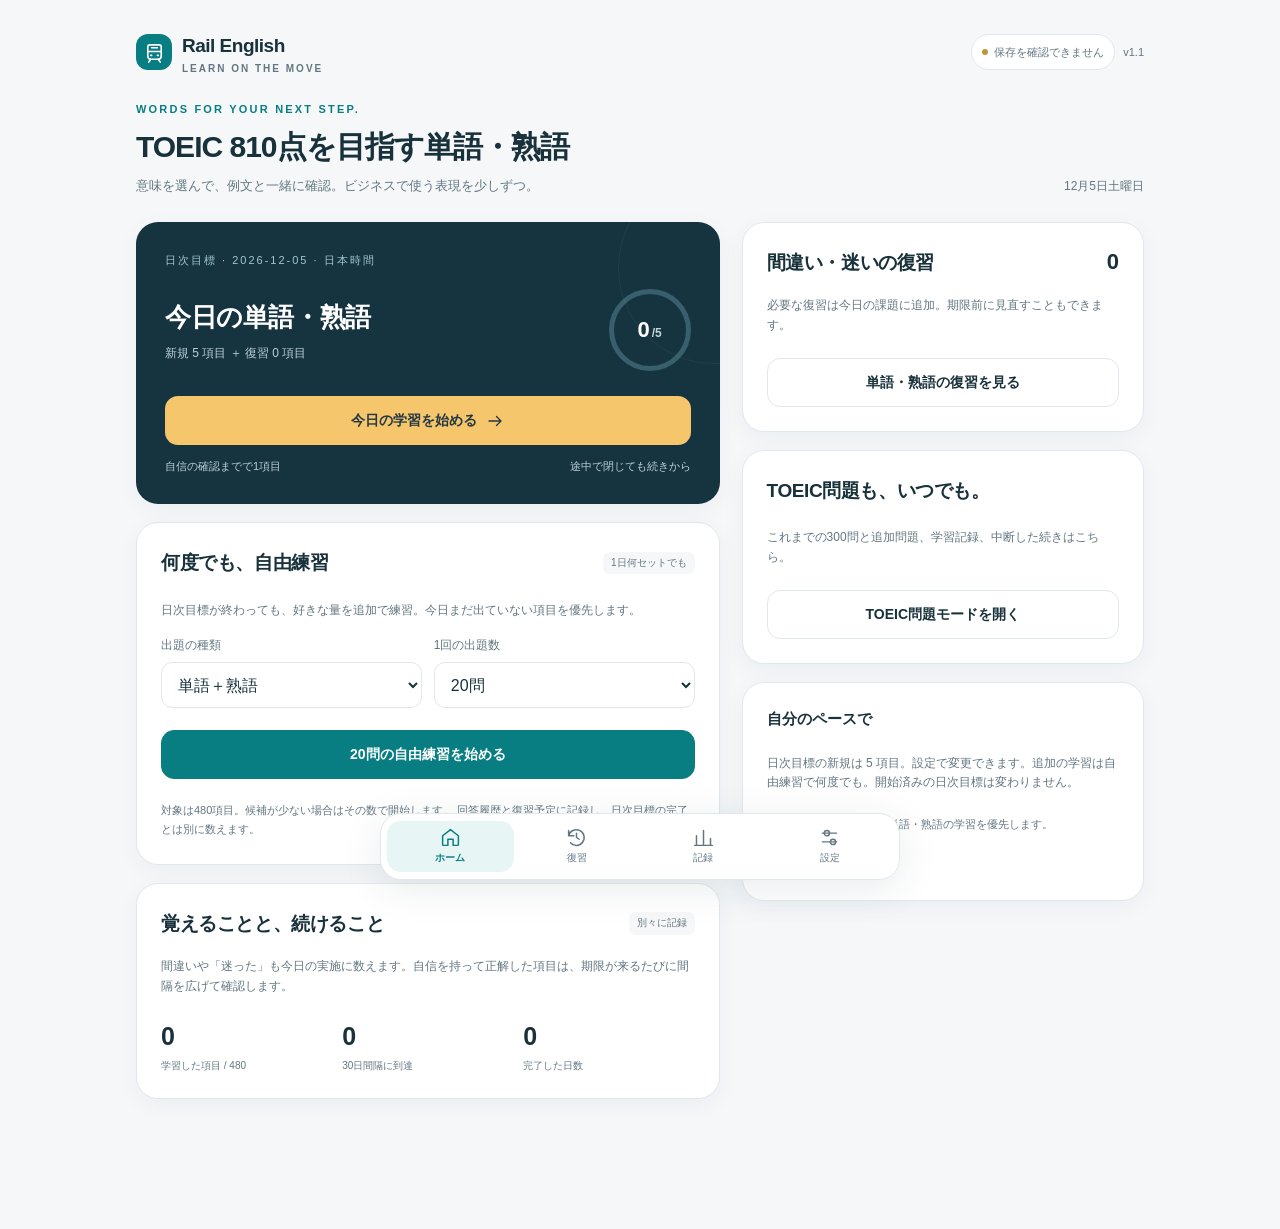
<file: index.html>
<!doctype html>
<html lang="ja"><head><meta charset="utf-8"><meta name="viewport" content="width=device-width,initial-scale=1,viewport-fit=cover"><meta name="theme-color" content="#f5f7f9"><meta name="apple-mobile-web-app-capable" content="yes"><meta name="apple-mobile-web-app-status-bar-style" content="default"><meta name="apple-mobile-web-app-title" content="Rail English"><meta name="description" content="730点から800点台へ。オフラインで続ける、通勤時間の英語学習。"><meta name="color-scheme" content="light"><meta name="referrer" content="no-referrer"><title>Rail English — TOEIC 810点を目指す単語・熟語</title><link rel="manifest" href="./manifest.webmanifest"><link rel="icon" type="image/png" href="./icons/icon-192.png"><link rel="apple-touch-icon" href="./icons/apple-touch-icon.png"><style>:root{color-scheme:light;--bg:#f5f7f9;--card:#fff;--text:#18313b;--muted:#627681;--line:#e1e8ec;--brand:#087e83;--brand-dark:#06646a;--tint:#e7f5f4;--navy:#153440;--gold:#f5c66c;--bad:#b44947;--bad-bg:#fff1ef;--good:#14735b;--shadow:0 6px 24px rgba(25,50,61,.045);font-family:-apple-system,BlinkMacSystemFont,'Segoe UI','Hiragino Kaku Gothic ProN','Noto Sans JP',Meiryo,sans-serif;font-size:16px;line-height:1.65}
*{box-sizing:border-box}body{margin:0;background:var(--bg);color:var(--text)}button,input,select{font:inherit}button,a,input,select{-webkit-tap-highlight-color:transparent}button{cursor:pointer}button:disabled{cursor:default}button:focus-visible,a:focus-visible,select:focus-visible,input:focus-visible{outline:3px solid #f2b744;outline-offset:3px}button{touch-action:manipulation}a{color:var(--brand)}.app{max-width:1080px;margin:auto;min-height:100dvh;padding:0 36px 130px}.topbar{display:flex;align-items:center;justify-content:space-between;padding:30px 0 26px;gap:10px}.brand{display:flex;align-items:center;gap:10px;text-decoration:none;color:var(--text);font-weight:800;font-size:19px;letter-spacing:-.5px}.brand-logo{width:36px;height:36px;background:var(--brand);border-radius:12px;display:grid;place-items:center;color:white;flex:none}.brand small{font-size:10px;letter-spacing:2px;display:block;font-weight:600;color:var(--muted);line-height:1.1;margin-top:2px}.top-tools{display:flex;align-items:center;gap:8px}.offline-pill{font-size:11px;border:1px solid var(--line);padding:6px 10px;border-radius:99px;color:var(--muted);background:var(--card);display:flex;align-items:center;gap:6px;cursor:pointer;min-height:36px}.dot{width:6px;height:6px;border-radius:50%;background:#c09439;flex:none}.is-ready .dot{background:#219d79}.is-ready{color:var(--good)}.version{font-size:11px;color:var(--muted)}main{outline:none}h1,h2,h3,p{margin:0}h1{font-size:30px;line-height:1.4;letter-spacing:-1px}h2{font-size:19px;letter-spacing:-.4px}h3{font-size:15px}p+p{margin-top:10px}.eyebrow{font-size:11px;letter-spacing:2.2px;font-weight:750;color:var(--brand);margin-bottom:8px}.muted{color:var(--muted)}.small{font-size:12px}.intro{display:flex;align-items:end;justify-content:space-between;margin-bottom:25px;gap:20px}.intro p{font-size:13px;color:var(--muted);margin-top:7px}.date-tag{font-size:12px;color:var(--muted);white-space:nowrap}.layout{display:grid;grid-template-columns:1.45fr 1fr;gap:22px}.stack{display:flex;flex-direction:column;gap:18px}.card{background:var(--card);border:1px solid var(--line);border-radius:22px;padding:24px;box-shadow:var(--shadow)}.hero{background:var(--navy);color:#fff;border:0;padding:29px;position:relative;overflow:hidden}.hero:after{content:'';width:190px;height:190px;border:1px solid #ffffff0d;border-radius:50%;position:absolute;right:-90px;top:-50px;pointer-events:none}.hero-label{font-size:11px;letter-spacing:2px;color:#a3c7cf;margin-bottom:20px}.hero-heading{display:flex;justify-content:space-between;align-items:center;gap:15px}.hero h2{font-size:26px;font-weight:750}.hero p{font-size:12px;color:#bed0d6;margin-top:5px}.round-count{width:82px;height:82px;border-radius:50%;border:5px solid #38606c;display:flex;align-items:center;justify-content:center;flex:none;font-weight:750;font-size:24px;color:#fff}.round-count small{font-size:12px;color:#c1d5d9;margin-left:2px}.hero .btn{margin-top:25px;background:var(--gold);color:#233844;border-color:transparent}.hero .btn:hover{background:#ffda93}.hero-foot{margin-top:12px;display:flex;justify-content:space-between;font-size:11px;color:#bed0d6}.btn{border:1px solid var(--brand);border-radius:13px;background:var(--brand);color:#fff;padding:13px 18px;min-height:49px;font-weight:700;font-size:14px;display:inline-flex;align-items:center;justify-content:center;gap:9px;text-decoration:none;line-height:1.5}.btn:hover{background:var(--brand-dark)}.btn:disabled{opacity:.5}.btn.secondary{background:var(--card);border-color:var(--line);color:var(--text)}.btn.secondary:hover{background:var(--bg)}.btn.soft{background:var(--tint);color:var(--brand);border-color:transparent}.btn.danger{color:var(--bad);background:var(--card);border-color:var(--line)}.full{width:100%}.text-btn{border:0;background:transparent;color:var(--brand);padding:10px 0;font-size:13px;font-weight:650;min-height:42px}.section-row{display:flex;align-items:center;justify-content:space-between;gap:12px;margin-bottom:17px}.section-row .text-btn{min-height:0;padding:0}.tag{border-radius:7px;background:var(--bg);color:var(--muted);padding:3px 8px;font-size:10px;display:inline-block}.stat-grid{display:grid;grid-template-columns:repeat(3,1fr);gap:10px}.stat-value{font-size:25px;font-weight:800;font-variant-numeric:tabular-nums;line-height:1.4}.stat-label{color:var(--muted);font-size:10px;margin-top:4px}.divider{height:1px;background:var(--line);margin:20px 0}.mini-week{display:flex;gap:8px;margin-top:16px}.day{flex:1;text-align:center;font-size:10px;color:var(--muted)}.day-box{height:30px;border-radius:7px;background:var(--bg);display:grid;place-items:center;margin-bottom:5px;color:var(--muted);font-size:11px}.day-box.done{background:var(--tint);color:var(--brand);font-weight:750}.day-box.today{outline:1px solid var(--brand)}.course-options{display:grid;grid-template-columns:repeat(3,1fr);gap:8px}.course-option{padding:13px 5px;border:1px solid var(--line);border-radius:13px;text-align:center;background:var(--card);color:var(--muted);min-height:78px}.course-option.selected{background:var(--tint);border-color:var(--brand);color:var(--brand)}.course-number{display:block;font-size:22px;font-weight:800;line-height:1.4}.course-caption{font-size:10px}.field{margin-top:16px}.field label{display:block;font-size:12px;color:var(--muted);margin-bottom:6px}.field select{width:100%;min-height:46px;border:1px solid var(--line);border-radius:11px;padding:9px 32px 9px 12px;background:var(--card);color:var(--text)}.row-two{display:grid;grid-template-columns:1fr 1fr;gap:12px}.progress-track{height:6px;border-radius:5px;background:var(--line);overflow:hidden}.progress-fill{height:100%;border-radius:5px;background:var(--brand);transition:width .2s}.course-summary{font-size:11px;color:var(--muted);margin:15px 0 8px}.review-teaser{display:flex;align-items:center;gap:15px}.review-icon{width:44px;height:44px;border-radius:14px;background:#fff4df;color:#9c722c;display:grid;place-items:center;flex:none}.review-teaser p{font-size:12px;color:var(--muted);margin-top:2px}.review-teaser strong{font-size:16px}.subtle-note{font-size:11px;color:var(--muted);line-height:1.75}.milestone{display:flex;align-items:center;gap:12px;margin-top:19px}.milestone-stop{width:9px;height:9px;border-radius:50%;background:var(--brand)}.milestone-line{flex:1;height:1px;background:var(--line)}.milestone-text{font-size:11px;color:var(--muted)}.bottom-nav{position:fixed;bottom:18px;left:50%;transform:translateX(-50%);width:min(520px,calc(100% - 32px));display:flex;background:var(--card);border:1px solid var(--line);border-radius:21px;box-shadow:0 8px 40px #18313b18;padding:7px 6px;z-index:30}.nav-item{flex:1;border:0;background:transparent;color:var(--muted);padding:6px 4px;border-radius:14px;min-height:49px;display:flex;flex-direction:column;align-items:center;gap:2px;font-size:10px}.nav-item.active{color:var(--brand);background:var(--tint);font-weight:750}.nav-item svg{width:21px;height:21px}svg{display:block}.quiz-wrap{max-width:730px;margin:auto}.quiz-top{display:flex;justify-content:space-between;align-items:center;font-size:12px;margin-bottom:12px;gap:15px}.quiz-top .text-btn{padding:0;min-height:42px}.quiz-meta{display:flex;align-items:center;justify-content:space-between;margin-top:22px;margin-bottom:13px;gap:10px}.badges{display:flex;gap:6px;align-items:center;flex-wrap:wrap}.badge{background:var(--tint);color:var(--brand);border-radius:6px;font-size:11px;font-weight:650;padding:3px 8px}.badge.gray{background:var(--bg);color:var(--muted)}.timer{font-size:12px;color:var(--muted);font-variant-numeric:tabular-nums;white-space:nowrap}.question-card{padding:28px}.question-number{font-size:11px;letter-spacing:1.7px;color:var(--muted);margin-bottom:18px}.question-text{font-family:-apple-system,BlinkMacSystemFont,'Segoe UI',sans-serif;font-size:22px;line-height:1.75;letter-spacing:.05px;overflow-wrap:break-word;font-weight:500}.blank{color:var(--brand);font-weight:800;white-space:nowrap}.choices{display:grid;gap:10px;margin-top:23px}.choice{width:100%;display:flex;align-items:center;text-align:left;padding:13px 16px;min-height:58px;gap:14px;color:var(--text);background:var(--card);border:1px solid var(--line);border-radius:13px;font-size:16px;line-height:1.5}.choice-letter{width:27px;height:27px;border:1px solid var(--line);border-radius:8px;display:grid;place-items:center;color:var(--muted);font-size:12px;flex:none}.choice:hover:not(:disabled){border-color:var(--brand);background:var(--tint)}.choice.correct{border-color:var(--good);background:var(--tint)}.choice.correct .choice-letter{background:var(--good);color:#fff;border-color:var(--good)}.choice.wrong{background:var(--bad-bg);border-color:var(--bad)}.choice.wrong .choice-letter{background:var(--bad);color:white;border-color:var(--bad)}.choice.unselected{opacity:.55}.choice-word{flex:1}.choice-mark{font-size:18px;font-weight:750}.quiz-hint{text-align:center;font-size:11px;color:var(--muted);margin-top:17px}.feedback{margin-top:18px;border-top:3px solid var(--brand);scroll-margin-top:18px}.feedback-status{font-size:13px;color:var(--good);font-weight:800;display:flex;gap:7px;align-items:center;margin-bottom:12px}.feedback-status.incorrect{color:var(--bad)}.answer-label{color:var(--muted);font-size:11px;letter-spacing:.7px;margin-bottom:8px}.complete-sentence{font-size:19px;line-height:1.75;overflow-wrap:break-word}.complete-sentence strong{color:var(--brand);background:var(--tint);border-radius:4px;padding:0 3px}.translation{font-size:13px;line-height:1.85;margin-top:14px;white-space:pre-line}.explain{background:var(--bg);border-radius:13px;padding:16px;margin-top:18px}.explain h3{font-size:11px;color:var(--brand);margin-bottom:7px}.explain p{font-size:13px;line-height:1.85}.confidence{margin-top:20px}.confidence p{font-size:12px;color:var(--muted);margin-bottom:10px}.confidence .row-two{grid-template-columns:1fr 1.2fr}.passage{background:var(--bg);border:1px solid var(--line);padding:19px;border-radius:13px;font-size:15px;line-height:1.85;white-space:pre-wrap;margin-bottom:24px;overflow-wrap:break-word}.passage-title{font-size:11px;color:var(--muted);margin-bottom:10px;letter-spacing:1px}.proof{border-left:3px solid var(--brand);padding-left:12px;font-size:14px;margin-top:12px}.proof-label{font-size:11px;color:var(--muted);margin-top:17px}.empty{text-align:center;padding:40px 20px}.empty .empty-icon{display:inline-grid;place-items:center;width:64px;height:64px;border-radius:22px;background:var(--tint);color:var(--brand);margin-bottom:18px}.empty p{font-size:13px;color:var(--muted);margin:12px 0 22px}.list-item{display:flex;gap:14px;align-items:start;padding:17px 0;border-bottom:1px solid var(--line)}.list-item:last-child{border:0}.list-item-main{flex:1;min-width:0}.list-item p{font-size:13px;line-height:1.65}.list-item .tags{font-size:10px;color:var(--muted);margin-bottom:7px}.count-bubble{font-size:22px;font-weight:800;line-height:1.4}.section-space{margin-top:22px}.metric-row{display:grid;grid-template-columns:repeat(3,1fr);gap:14px;margin-bottom:22px}.metric-card{padding:20px}.metric-card .stat-value{font-size:31px}.bar-row{display:grid;grid-template-columns:80px 1fr 55px;align-items:center;gap:12px;margin:15px 0;font-size:12px}.bar-row small{text-align:right;color:var(--muted);font-size:10px}.setting-row{display:flex;align-items:center;justify-content:space-between;gap:18px;padding:15px 0;border-bottom:1px solid var(--line)}.setting-row:last-child{border:0}.setting-row p{font-size:11px;color:var(--muted);margin-top:3px}.switch{accent-color:var(--brand);width:22px;height:22px;flex:none}.help-list{font-size:13px;line-height:1.9;padding-left:21px;margin:14px 0}.help-list li+li{margin-top:9px}.notice{background:#fff5e2;color:#745522;border-radius:12px;padding:12px 15px;font-size:12px;margin-bottom:17px;line-height:1.75}.notice a{color:inherit}details{border-top:1px solid var(--line);margin-top:17px;padding-top:15px}summary{cursor:pointer;font-size:13px;font-weight:650;min-height:35px}details p{font-size:12px;color:var(--muted);margin-top:10px;line-height:1.9}.file-label{cursor:pointer}.hidden{display:none!important}.toast{position:fixed;top:max(18px,env(safe-area-inset-top));left:50%;transform:translateX(-50%);z-index:100;max-width:calc(100% - 30px);padding:12px 18px;border-radius:13px;background:#17333e;color:white;box-shadow:0 6px 30px #0002;font-size:13px;pointer-events:none;text-align:center}.result-score{font-size:64px;font-weight:850;letter-spacing:-3px;color:var(--brand);line-height:1.3}.result-score small{font-size:24px;letter-spacing:0;color:var(--muted)}.result-items{text-align:left;margin:24px 0}.result-line{font-size:13px;display:flex;justify-content:space-between;border-bottom:1px solid var(--line);padding:10px 0}.button-stack{display:grid;gap:10px}.storage-warning{position:sticky;top:0;z-index:90;background:#fff0df;color:#763d12;padding:12px;font-size:12px}.footer-note{text-align:center;font-size:10px;color:var(--muted);margin-top:25px}body.large-text .question-text{font-size:26px}body.large-text .passage{font-size:18px}body.large-text .choice{font-size:19px}body.large-text .translation,body.large-text .explain p{font-size:16px}body.large-text .complete-sentence{font-size:23px}
@media(min-width:820px){.bottom-nav{bottom:20px}.quiz-wrap{padding-top:7px}.card .section-row{margin-bottom:18px}}
@media(max-width:740px){.app{padding:0 20px 125px}.topbar{padding:22px 0 25px}.brand{font-size:17px}.brand small{font-size:8px}.brand-logo{width:33px;height:33px;border-radius:11px}.offline-pill{font-size:10px;padding:6px 9px}.version{display:none}.intro{margin-bottom:21px}.intro h1{font-size:27px}.date-tag{display:none}.layout{grid-template-columns:1fr;gap:18px}.card{padding:21px;border-radius:19px}.hero{padding:24px}.hero h2{font-size:25px}.hero-label{margin-bottom:15px}.hero .btn{margin-top:22px}.section-row{margin-bottom:15px}.round-count{width:74px;height:74px;font-size:23px}.bottom-nav{bottom:0;width:100%;border-radius:18px 18px 0 0;border-bottom:0;padding:7px 9px calc(7px + env(safe-area-inset-bottom));box-shadow:0 -4px 30px #18313b08}.question-card{padding:22px 19px}.question-text{font-size:21px}.choice{font-size:16px;padding:12px 14px;min-height:57px}.quiz-meta{margin-top:19px}.quiz-top{margin-top:-7px}.feedback{padding:21px 19px}.complete-sentence{font-size:19px}.metric-row{gap:8px}.metric-card{padding:15px 10px}.metric-card .stat-value{font-size:26px}.stat-label{font-size:10px}.intro p{font-size:12px}.passage{padding:15px;font-size:14px}.nav-item{min-height:51px}.eyebrow{font-size:10px}.quiz-wrap{padding-top:0}}
@media(max-width:360px){.app{padding-left:14px;padding-right:14px}.brand small{display:none}.brand{font-size:15px}.offline-pill{font-size:9px}.card{padding:18px}.hero h2{font-size:23px}.question-text{font-size:20px}.confidence .row-two{grid-template-columns:1fr}.hero-foot{font-size:10px}.course-caption{font-size:9px}.bar-row{grid-template-columns:65px 1fr 46px;gap:8px}}
@media(prefers-reduced-motion:reduce){*{scroll-behavior:auto!important;transition:none!important}}

/* Compact confidence labels remain on one line on narrow phones. */
.confidence .row-two .btn{white-space:nowrap;min-width:0;}
.vocab-term{font-size:clamp(28px,7vw,38px);line-height:1.4;overflow-wrap:anywhere;letter-spacing:-.5px}.vocabulary-hero .round-count{font-size:22px}.vocabulary-hero .round-count small{font-size:12px}.vocab-settings{margin-bottom:24px}.list-item .text-btn{min-width:52px;min-height:44px}body.large-text .vocab-term{font-size:40px}@media(max-width:400px){.vocabulary-hero .hero-heading{align-items:flex-start}.vocabulary-hero h2{font-size:22px}.vocabulary-hero .round-count{width:66px;height:66px;flex-shrink:0}.vocabulary-hero .hero-foot{flex-wrap:wrap;gap:5px}.vocab-settings .setting-row{gap:10px}}
</style></head><body><div class="hidden storage-warning" id="storage-warning" role="alert"></div><div class="app"><header class="topbar"><a class="brand" href="#" data-action="nav" data-route="home" aria-label="Rail English ホーム"><span class="brand-logo"></span><span>Rail English<small>LEARN ON THE MOVE</small></span></a><div class="top-tools"><button class="offline-pill" id="offline-status" data-action="nav" data-route="settings" aria-label="オフラインの保存状態と設定"><span class="dot"></span>準備中</button><span class="version">v1.1</span></div></header><main id="main" tabindex="-1"></main><noscript><p>学習画面を表示するには、ブラウザーでJavaScriptを有効にしてください。</p></noscript></div><nav id="bottom-nav" class="bottom-nav" aria-label="メインメニュー"></nav><div id="toast" class="toast hidden" role="status" aria-live="polite"></div><script type="application/json" id="question-data">{"schemaVersion":1,"packId":"rail-original-11","title":"Rail English オリジナル300問","questions":[{"id":"q001","level":730,"kind":"cloze","skill":"品詞","text":"Please review the attached agenda _____ before tomorrow’s meeting.","options":["carefully","carefulness","careful","care"],"answer":0,"translation":"明日の会議の前に、添付の議題を注意深く確認してください。","explanation":"動詞 review（確認する）を修飾するので副詞 carefully。careful は形容詞、care と carefulness は名詞です。"},{"id":"q002","level":730,"kind":"cloze","skill":"日程・会議","text":"The training session has been _____ until next Friday because the instructor is unavailable.","options":["reserved","postponed","attended","approved"],"answer":1,"translation":"講師の都合がつかないため、研修は来週の金曜日まで延期されました。","explanation":"postpone は「延期する」。has been postponed で受け身の現在完了形です。approve は承認する、attend は出席する、reserve は予約する。"},{"id":"q003","level":730,"kind":"cloze","skill":"前置詞","text":"All expense reports must be submitted _____ 5 p.m. on Friday at the latest.","options":["since","during","by","for"],"answer":2,"translation":"すべての経費報告書は、遅くとも金曜日の午後5時までに提出しなければなりません。","explanation":"完了の期限「〜までに」には by。during は期間の中、since は起点、for は期間の長さを表します。"},{"id":"q004","level":730,"kind":"cloze","skill":"時制","text":"Ms. Chen _____ in the sales department since 2021 and still works there.","options":["will work","had worked","is working","has worked"],"answer":3,"translation":"チェンさんは2021年から営業部で働いており、今もそこで働いています。","explanation":"since 2021 と今も続いているという情報から現在完了形 has worked。過去から現在までの継続を示します。"},{"id":"q005","level":730,"kind":"cloze","skill":"接続詞","text":"_____ the weather was poor, the outdoor product demonstration went ahead as planned.","options":["Despite","Although","Because of","During"],"answer":1,"translation":"天候は悪かったものの、屋外での製品実演は予定どおり行われました。","explanation":"後ろに the weather was poor という主語＋動詞が続くので、逆接の接続詞 Although。Despite は名詞などを取ります。"},{"id":"q006","level":730,"kind":"cloze","skill":"品詞","text":"The new reservation system is more _____ than the previous one.","options":["reliability","reliably","rely","reliable"],"answer":3,"translation":"新しい予約システムは以前のものより信頼できます。","explanation":"is の補語としてシステムの性質を述べる形容詞 reliable を選びます。more reliable than で比較の表現です。"},{"id":"q007","level":730,"kind":"cloze","skill":"語彙","text":"Please keep your _____ as proof of payment.","options":["receipt","recipe","recipient","reception"],"answer":0,"translation":"支払いの証明として領収書を保管してください。","explanation":"receipt は領収書。recipe は調理法、reception は受付、recipient は受取人です。形の似た語を区別します。"},{"id":"q008","level":730,"kind":"cloze","skill":"主語と動詞","text":"Each of the conference rooms _____ equipped with a projector.","options":["were","are","is","have"],"answer":2,"translation":"会議室はそれぞれプロジェクターを備えています。","explanation":"主語の中心は単数の Each。「each of ＋複数名詞」でも動詞は単数に合わせ、is equipped with とします。"},{"id":"q009","level":730,"kind":"cloze","skill":"動詞の形","text":"Employees are encouraged _____ the online safety course.","options":["completion","complete","completed","to complete"],"answer":3,"translation":"従業員はオンラインの安全講習を修了するよう奨励されています。","explanation":"encourage 人 to do の受け身は、人 be encouraged to do。「〜するよう勧められる」です。"},{"id":"q010","level":730,"kind":"cloze","skill":"日程・会議","text":"Could you _____ whether you will attend the meeting by replying to this message?","options":["consume","confirm","compete","confuse"],"answer":1,"translation":"このメッセージに返信して、会議に出席するかどうかを確認していただけますか。","explanation":"confirm whether ... は「〜かどうかを確認する」。confuse は混乱させる、consume は消費する、compete は競争する。"},{"id":"q011","level":730,"kind":"cloze","skill":"関係詞","text":"The employee _____ organized the workshop will introduce the speakers.","options":["whose","who","whom","which"],"answer":1,"translation":"研修会を企画した従業員が講演者を紹介します。","explanation":"先行詞は人で、関係詞が organized の主語になるため who。whose は所有格、whom は目的格です。"},{"id":"q012","level":730,"kind":"cloze","skill":"前置詞","text":"Visitors must check in at the reception desk _____ entering the laboratory.","options":["between","before","since","until"],"answer":1,"translation":"訪問者は実験室に入る前に受付で手続きをしなければなりません。","explanation":"before entering で「入る前に」。受付を済ませてから入室するという順序を表します。"},{"id":"q013","level":730,"kind":"cloze","skill":"比較","text":"This route is _____ than the one we used yesterday.","options":["shortest","shorter","shorten","shortly"],"answer":1,"translation":"この経路は昨日使ったものより短いです。","explanation":"than があるので比較級 shorter。shortest は最上級、shortly は副詞、shorten は動詞です。"},{"id":"q014","level":730,"kind":"cloze","skill":"代名詞","text":"The company updated _____ website to make online ordering easier.","options":["it","its","itself","they"],"answer":1,"translation":"その会社はオンライン注文をしやすくするため、自社のウェブサイトを更新しました。","explanation":"名詞 website の前で所有を示す its。「its＝それの」と「it’s＝it is」を区別しましょう。"},{"id":"q015","level":730,"kind":"cloze","skill":"語彙","text":"The price includes delivery, so there is no _____ charge for shipping.","options":["additional","accurate","annual","available"],"answer":0,"translation":"価格には配送料が含まれているので、配送の追加料金はありません。","explanation":"additional charge は追加料金。available は利用できる、annual は年1回の、accurate は正確な。"},{"id":"q016","level":730,"kind":"cloze","skill":"動詞の形","text":"We look forward to _____ you at the annual conference.","options":["saw","seen","see","seeing"],"answer":3,"translation":"年次会議でお会いできることを楽しみにしています。","explanation":"look forward to の to は前置詞なので、後ろは名詞か動名詞。ここでは seeing です。"},{"id":"q017","level":730,"kind":"cloze","skill":"接続詞","text":"Please contact the help desk _____ you cannot access your account.","options":["if","despite","unless","during"],"answer":0,"translation":"アカウントにアクセスできない場合は、ヘルプデスクに連絡してください。","explanation":"条件「もし〜なら」を表す if。unless は「〜でない限り」で、ここでは意図が逆になります。"},{"id":"q018","level":730,"kind":"cloze","skill":"日程・会議","text":"The manager asked us to _____ a meeting with the new supplier.","options":["arrange","afford","apply","achieve"],"answer":0,"translation":"マネージャーは新しい仕入先との会議を手配するよう私たちに頼みました。","explanation":"arrange a meeting は「会議を手配する」。achieve は達成する、afford は余裕がある、apply は応募・適用する。"},{"id":"q019","level":730,"kind":"cloze","skill":"受け身","text":"The damaged items will _____ at no extra cost.","options":["replace","replacing","be replaced","replacement"],"answer":2,"translation":"破損した商品は追加費用なしで交換されます。","explanation":"商品は交換「される」側なので受け身。will の後は be ＋過去分詞で will be replaced。"},{"id":"q020","level":730,"kind":"cloze","skill":"品詞","text":"Your _____ is required before we can process the order.","options":["approvingly","approve","approved","approval"],"answer":3,"translation":"注文を処理するには、あなたの承認が必要です。","explanation":"所有格 Your の後で主語になる名詞 approval を選びます。approve は動詞です。"},{"id":"q021","level":730,"kind":"cloze","skill":"語彙","text":"The store offers a full _____ if an item is returned unused within 14 days.","options":["reminder","reward","refund","revenue"],"answer":2,"translation":"商品が未使用のまま14日以内に返品されれば、その店は全額返金します。","explanation":"full refund は全額返金。reward は報酬、revenue は売上高、reminder は注意を促す通知です。"},{"id":"q022","level":730,"kind":"cloze","skill":"数量","text":"Only a _____ seats remain for the afternoon workshop.","options":["every","few","little","much"],"answer":1,"translation":"午後の研修会の残席はわずかです。","explanation":"seats は数えられる複数名詞なので a few。a little は数えられない名詞の量に使います。"},{"id":"q023","level":730,"kind":"cloze","skill":"時制","text":"When the courier arrives tomorrow, the receptionist _____ the package.","options":["signed for","has signed for","will sign for","had signed for"],"answer":2,"translation":"明日配達員が来たら、受付係が荷物の受領サインをします。","explanation":"未来の出来事ですが、when の節では現在形 arrives。主節では未来を表す will sign for を使えます。"},{"id":"q024","level":730,"kind":"cloze","skill":"日程・会議","text":"Please let me know which of the proposed dates is most _____ for you.","options":["convenient","convene","convenience","conveniently"],"answer":0,"translation":"提案した日程のうち、どれが最も都合がよいか教えてください。","explanation":"is の後に性質を表す形容詞 convenient。「都合のよい」という意味で、日程調整によく合う表現です。"},{"id":"q025","level":730,"kind":"cloze","skill":"前置詞","text":"Mr. Patel is responsible _____ maintaining the customer database.","options":["at","with","to","for"],"answer":3,"translation":"パテルさんは顧客データベースの管理を担当しています。","explanation":"be responsible for ＋名詞・動名詞で「〜を担当している／〜に責任がある」です。"},{"id":"q026","level":730,"kind":"cloze","skill":"接続詞","text":"The elevator is out of service, _____ please use the stairs.","options":["or","unless","although","so"],"answer":3,"translation":"エレベーターは運転を停止しているので、階段を利用してください。","explanation":"前半が理由で後半が結果・依頼なので so。「そのため」というつながりを作ります。"},{"id":"q027","level":730,"kind":"cloze","skill":"語彙","text":"A _____ of the updated brochure is attached to this email.","options":["venue","shift","fare","copy"],"answer":3,"translation":"更新したパンフレットの写しをこのメールに添付しています。","explanation":"a copy of は「〜の写し／1部」。fare は運賃、venue は会場、shift は勤務時間帯です。"},{"id":"q028","level":730,"kind":"cloze","skill":"品詞","text":"The technician _____ identified the cause of the problem.","options":["quickly","quickness","quicker","quick"],"answer":0,"translation":"技術者は問題の原因を素早く特定しました。","explanation":"動詞 identified を修飾する副詞 quickly を選びます。形容詞 quick と名詞 quickness はこの位置に入りません。"},{"id":"q029","level":730,"kind":"cloze","skill":"動詞の形","text":"The company plans _____ a second office next year.","options":["opening","opens","to open","opened"],"answer":2,"translation":"その会社は来年、2つ目の事務所を開設する予定です。","explanation":"plan to do で「〜する予定だ」。plans の目的を表す to open を選びます。"},{"id":"q030","level":730,"kind":"cloze","skill":"日程・会議","text":"The meeting will _____ at 9 a.m. sharp, so please arrive a few minutes early.","options":["begun","began","begin","beginning"],"answer":2,"translation":"会議は午前9時ちょうどに始まるので、数分早めに到着してください。","explanation":"助動詞 will の後は動詞の原形 begin。at 9 a.m. sharp は「午前9時ちょうどに」です。"},{"id":"q031","level":800,"kind":"cloze","skill":"接続詞","text":"The client approved the design, _____ that the final version includes a larger logo.","options":["provided","whereas","despite","during"],"answer":0,"translation":"顧客は最終版により大きなロゴを入れることを条件に、そのデザインを承認しました。","explanation":"provided that ... は「〜という条件で」。ここでは承認の条件を述べています。whereas は対比です。"},{"id":"q032","level":800,"kind":"cloze","skill":"数量","text":"_____ of the two proposals meets all of our requirements, so we need a third option.","options":["Both","Every","All","Neither"],"answer":3,"translation":"2つの提案はどちらも当社の要件をすべて満たさないので、3つ目の選択肢が必要です。","explanation":"neither of the two は「2つのうちどちらも〜ない」。単数動詞 meets と結びつき、文末の事情とも一致します。"},{"id":"q033","level":800,"kind":"cloze","skill":"動詞の形","text":"The supervisor had the technician _____ the faulty sensor.","options":["replacement","replaced","replace","to replace"],"answer":2,"translation":"監督者は技術者に故障したセンサーを交換してもらいました。","explanation":"have ＋人＋動詞の原形は「人に〜してもらう／させる」。have ＋物＋過去分詞との違いに注意します。"},{"id":"q034","level":800,"kind":"cloze","skill":"前置詞","text":"_____ the increase in material costs, the company has kept its prices unchanged.","options":["Even","Whereas","Despite","Although"],"answer":2,"translation":"材料費の上昇にもかかわらず、その会社は価格を据え置いています。","explanation":"空欄の後は名詞句 the increase ... なので前置詞 Despite。Although と Whereas の後には原則として節が必要です。"},{"id":"q035","level":800,"kind":"cloze","skill":"時制","text":"By the time the auditors arrived, the finance team _____ all the requested documents.","options":["has prepared","had prepared","will prepare","prepares"],"answer":1,"translation":"監査担当者が到着するまでに、経理チームは要求されたすべての書類を準備し終えていました。","explanation":"過去の到着より前に準備が完了したため、過去完了形 had prepared を使います。"},{"id":"q036","level":800,"kind":"cloze","skill":"語彙","text":"The warranty does not _____ damage caused by improper use.","options":["consume","conduct","cover","collect"],"answer":2,"translation":"保証は不適切な使用による損傷を対象としていません。","explanation":"cover は保証・保険などが「〜を対象とする」。collect は集める、consume は消費する、conduct は実施する。"},{"id":"q037","level":800,"kind":"cloze","skill":"関係詞","text":"The consultant, _____ recommendations reduced our costs, will return next month.","options":["which","whose","whom","who"],"answer":1,"translation":"その助言によって当社の費用が削減されたコンサルタントが、来月再び来訪します。","explanation":"recommendations の所有者を示す whose。「その人の助言」という関係です。"},{"id":"q038","level":800,"kind":"cloze","skill":"動詞の形","text":"The revised schedule allows enough time for the equipment _____ before the event.","options":["was testing","has tested","testing","to be tested"],"answer":3,"translation":"改訂された日程には、イベントの前に機材を試験するための十分な時間があります。","explanation":"for ＋対象＋to do の形。equipment は試験される側なので受け身の不定詞 to be tested を使います。"},{"id":"q039","level":800,"kind":"cloze","skill":"日程・会議","text":"Please _____ the updated schedule to everyone who will attend the workshop.","options":["commute","compete","compare","circulate"],"answer":3,"translation":"研修会に出席する全員に、更新した日程を回覧してください。","explanation":"circulate は資料などを「回覧する／配布する」。commute は通勤する、compare は比較する、compete は競争する。"},{"id":"q040","level":800,"kind":"cloze","skill":"比較","text":"The revised manual explains the installation process _____ more clearly than the original.","options":["far","quite","very","many"],"answer":0,"translation":"改訂版のマニュアルは、初版よりもはるかに明確に設置手順を説明しています。","explanation":"比較級 more clearly を強めるのは far。very は通常、この形の比較級を直接修飾しません。"},{"id":"q041","level":800,"kind":"cloze","skill":"接続詞","text":"Applicants must provide two references _____ they have previous experience with our company.","options":["as soon as","so that","even if","now that"],"answer":2,"translation":"以前に当社で働いた経験があっても、応募者は照会先を2件提出しなければなりません。","explanation":"even if は「たとえ〜でも」。経験の有無にかかわらず必要という条件を示します。"},{"id":"q042","level":800,"kind":"cloze","skill":"語彙","text":"After reviewing the figures, we decided to _____ our sales forecast downward.","options":["resolve","revise","retain","recruit"],"answer":1,"translation":"数値を確認した後、私たちは売上予測を下方修正することにしました。","explanation":"revise a forecast は予測を修正する。retain は保持する、resolve は解決する、recruit は採用する。"},{"id":"q043","level":800,"kind":"cloze","skill":"品詞","text":"The proposed changes would _____ improve access for customers with limited mobility.","options":["signify","significantly","significance","significant"],"answer":1,"translation":"提案された変更は、移動に制約のある顧客の利用しやすさを大幅に改善するでしょう。","explanation":"動詞 improve を修飾する副詞 significantly。「大幅に／著しく」という意味です。"},{"id":"q044","level":800,"kind":"cloze","skill":"動詞の形","text":"The manager recommended that the report _____ before it was sent to the client.","options":["be revised","revises","is revising","to revise"],"answer":0,"translation":"マネージャーは、顧客に送る前に報告書を修正するよう勧めました。","explanation":"提案を表す recommend that の節では動詞の原形を使う形があります。report は修正される側なので be revised。"},{"id":"q045","level":800,"kind":"cloze","skill":"前置詞","text":"All contractors must comply _____ the building’s safety regulations.","options":["at","with","for","from"],"answer":1,"translation":"すべての請負業者は、その建物の安全規則に従わなければなりません。","explanation":"comply with は「規則などに従う」。前置詞も含めたまとまりで覚えます。"},{"id":"q046","level":800,"kind":"cloze","skill":"時制","text":"This time next week, our team _____ the new system at the trade fair.","options":["will be demonstrating","demonstrates","has demonstrated","had demonstrated"],"answer":0,"translation":"来週の今ごろ、私たちのチームは展示会で新システムを実演しているでしょう。","explanation":"未来のある時点で進行中の動作なので未来進行形 will be demonstrating が適切です。"},{"id":"q047","level":800,"kind":"cloze","skill":"語彙","text":"The hotel can _____ up to 300 guests in its main dining room.","options":["accomplish","accumulate","accompany","accommodate"],"answer":3,"translation":"そのホテルのメインダイニングは最大300人の客を収容できます。","explanation":"accommodate は「収容する」。accumulate は蓄積する、accomplish は達成する、accompany は同行する。"},{"id":"q048","level":800,"kind":"cloze","skill":"接続詞","text":"The shipment will be delayed _____ the missing customs documents are received.","options":["in spite of","during","until","because of"],"answer":2,"translation":"不足している通関書類を受領するまで、出荷は遅れます。","explanation":"until ＋節で「〜するまで」。後ろには主語と動詞があるため、名詞を取る during などは使えません。"},{"id":"q049","level":800,"kind":"cloze","skill":"代名詞","text":"The two designs are similar, but the newer _____ uses less material.","options":["other","ones","one","another"],"answer":2,"translation":"2つのデザインは似ていますが、新しい方は材料をあまり使いません。","explanation":"単数の design を繰り返さずに示す one。the newer one で「より新しい方」です。"},{"id":"q050","level":800,"kind":"cloze","skill":"語彙","text":"The contract is _____ for one year from the date of signing.","options":["versatile","valid","vacant","visible"],"answer":1,"translation":"その契約は署名日から1年間有効です。","explanation":"valid は契約などが有効な。vacant は空いている、versatile は多用途の、visible は見える。"},{"id":"q051","level":800,"kind":"cloze","skill":"動詞の形","text":"_____ the revised figures, the analyst updated her presentation.","options":["Has reviewed","Have reviewed","To reviewing","Having reviewed"],"answer":3,"translation":"修正された数値を確認してから、分析担当者はプレゼンテーションを更新しました。","explanation":"Having ＋過去分詞の分詞構文は、主節の動作より前に完了した動作を示せます。数値を確認した後で更新しました。"},{"id":"q052","level":800,"kind":"cloze","skill":"関係詞","text":"The office _____ the interviews will take place is on the third floor.","options":["who","where","which","what"],"answer":1,"translation":"面接が行われる事務所は3階にあります。","explanation":"後ろの the interviews will take place は場所を補えばよい節。where は in which に相当します。"},{"id":"q053","level":800,"kind":"cloze","skill":"日程・会議","text":"We need to _____ the schedule change with the catering team before notifying participants.","options":["coordinate","conclude","compensate","calculate"],"answer":0,"translation":"参加者に知らせる前に、ケータリング担当チームと日程変更を調整する必要があります。","explanation":"coordinate ... with ... は「〜を…と調整する」。calculate は計算する、conclude は結論づける、compensate は補償する。"},{"id":"q054","level":800,"kind":"cloze","skill":"数量","text":"There is _____ information in the brochure to help you choose the appropriate course.","options":["enough","a few","many","several"],"answer":0,"translation":"パンフレットには適切なコースを選ぶのに十分な情報があります。","explanation":"information は数えられない名詞。enough information は可能ですが、many、a few、several は可算名詞の複数形に使います。"},{"id":"q055","level":800,"kind":"cloze","skill":"語彙","text":"The director asked for a _____ summary rather than a detailed explanation.","options":["complex","confidential","concise","costly"],"answer":2,"translation":"責任者は詳しい説明ではなく、簡潔な要約を求めました。","explanation":"rather than a detailed explanation という対比から concise（簡潔な）。confidential は機密のという別の性質です。"},{"id":"q056","level":800,"kind":"cloze","skill":"主語と動詞","text":"The list of approved suppliers _____ updated every quarter.","options":["is","have","are","were"],"answer":0,"translation":"承認された仕入先の一覧は四半期ごとに更新されます。","explanation":"主語の中心は単数の list。近くの複数名詞 suppliers ではなく list に合わせて is updated とします。"},{"id":"q057","level":800,"kind":"cloze","skill":"受け身","text":"Customers are advised _____ their passwords regularly.","options":["change","changed","to change","changing"],"answer":2,"translation":"顧客はパスワードを定期的に変更するよう勧められています。","explanation":"advise 人 to do の受け身は be advised to do。助言される人が主語です。"},{"id":"q058","level":800,"kind":"cloze","skill":"接続詞","text":"The team added a second registration desk _____ attendees would not have to wait as long.","options":["even though","so that","in case of","rather than"],"answer":1,"translation":"参加者の待ち時間が短くなるよう、チームは受付窓口をもう1つ設けました。","explanation":"so that ＋節で「〜するために」という目的を表します。even though は逆接です。"},{"id":"q059","level":800,"kind":"cloze","skill":"語彙","text":"The manufacturer has _____ production to meet the unexpected rise in demand.","options":["interrupted","inspected","increased","inherited"],"answer":2,"translation":"メーカーは予想外の需要増に対応するため、生産を増やしました。","explanation":"需要増に対応するので increased production。interrupt は中断する、inspect は検査する、inherit は受け継ぐ。"},{"id":"q060","level":800,"kind":"cloze","skill":"比較","text":"Of the three locations under consideration, this one is the _____ accessible by public transport.","options":["much","more","many","most"],"answer":3,"translation":"検討中の3つの場所のうち、ここが公共交通機関で最も行きやすい場所です。","explanation":"3つの中で最もという最上級なので the most accessible。more は比較級です。"},{"id":"q061","level":850,"kind":"cloze","skill":"倒置","text":"Only after the inspection _____ permission to reopen the facility.","options":["the manager received","received the manager","the manager had received","did the manager receive"],"answer":3,"translation":"検査が終わって初めて、マネージャーは施設を再開する許可を受けました。","explanation":"Only after ... が文頭に来ると、主節で倒置が起きます。過去の一般動詞なので did ＋主語＋原形 receive。"},{"id":"q062","level":850,"kind":"cloze","skill":"語彙","text":"The preliminary agreement is not legally _____ until both parties sign the final contract.","options":["binding","binds","bound","bind"],"answer":0,"translation":"予備的な合意は、両当事者が最終契約に署名するまでは法的拘束力を持ちません。","explanation":"legally binding は「法的拘束力のある」。binding が agreement の性質を表す形容詞として働きます。"},{"id":"q063","level":850,"kind":"cloze","skill":"接続詞","text":"The project can proceed _____ the final budget is approved by the board.","options":["regardless of","provided that","in addition to","as opposed to"],"answer":1,"translation":"最終予算が取締役会に承認されることを条件に、その計画は進められます。","explanation":"後ろは節なので provided that（〜という条件で）。他の選択肢はいずれも、この形で主語＋動詞の節を直接取れません。"},{"id":"q064","level":850,"kind":"cloze","skill":"語彙","text":"The two departments must work together to _____ the transition to the new software.","options":["facilitate","forfeit","fluctuate","forecast"],"answer":0,"translation":"新ソフトウェアへの移行を円滑に進めるため、2つの部署は協力しなければなりません。","explanation":"facilitate は「容易にする／円滑にする」。fluctuate は変動する、forfeit は失う、forecast は予測する。"},{"id":"q065","level":850,"kind":"cloze","skill":"時制","text":"By the end of next month, the engineers _____ the bridge repairs.","options":["had completed","have completed","were completing","will have completed"],"answer":3,"translation":"来月末までに、技術者たちは橋の補修を終えているでしょう。","explanation":"未来の期限までの完了を示す未来完了形 will have completed。by the end of next month が手がかりです。"},{"id":"q066","level":850,"kind":"cloze","skill":"動詞の形","text":"The proposal is worth _____ despite the initial cost.","options":["considered","considering","consider","to consider"],"answer":1,"translation":"初期費用はかかるものの、その提案には検討する価値があります。","explanation":"be worth doing で「〜する価値がある」。to 不定詞ではなく動名詞 considering を使います。"},{"id":"q067","level":850,"kind":"cloze","skill":"語彙","text":"The figures in the two reports do not match; please investigate the _____.","options":["discrepancy","consistency","compliance","consensus"],"answer":0,"translation":"2つの報告書の数値が一致しません。その食い違いを調べてください。","explanation":"discrepancy は「不一致／食い違い」。consistency は一貫性、compliance は順守、consensus は合意です。"},{"id":"q068","level":850,"kind":"cloze","skill":"倒置","text":"Had we received the notice earlier, we _____ alternative arrangements.","options":["would making","had made","will make","would have made"],"answer":3,"translation":"もっと早く通知を受けていれば、代わりの手配をしていたでしょう。","explanation":"Had we received ... は If we had received ... の if を省略した倒置。過去の反実仮想なので would have made。"},{"id":"q069","level":850,"kind":"cloze","skill":"前置詞","text":"Payment is due within 30 days _____ receipt of the invoice.","options":["toward","between","of","along"],"answer":2,"translation":"支払い期限は請求書の受領から30日以内です。","explanation":"within 30 days of ... は「〜から30日以内」。基準となる出来事を of の後に置きます。"},{"id":"q070","level":850,"kind":"cloze","skill":"語彙","text":"The expansion plan remains _____ on securing additional funding.","options":["contingent","consecutive","competent","comparable"],"answer":0,"translation":"拡張計画の実施は、依然として追加資金の確保を条件としています。","explanation":"be contingent on は「〜次第である／〜を条件とする」。competent は有能な、consecutive は連続した、comparable は比較可能な。"},{"id":"q071","level":850,"kind":"cloze","skill":"関係詞","text":"The committee received six applications, two of _____ were submitted after the deadline.","options":["what","them","whose","which"],"answer":3,"translation":"委員会は6件の応募を受け取り、そのうち2件は締め切り後に提出されました。","explanation":"カンマの後を関係詞でつなぐ two of which。「そのうち2件」を表します。two of them だけでは文をこの形で接続できません。"},{"id":"q072","level":850,"kind":"cloze","skill":"動詞の形","text":"With all the necessary permits _____, construction can begin next week.","options":["obtain","obtaining","obtained","to obtaining"],"answer":2,"translation":"必要な許可がすべて取得されたので、来週建設を開始できます。","explanation":"with ＋名詞＋補語の形。permits は取得される側なので過去分詞 obtained を使います。"},{"id":"q073","level":850,"kind":"cloze","skill":"語彙","text":"The new procedure will _____ the need for staff to enter the same data twice.","options":["encounter","estimate","elaborate","eliminate"],"answer":3,"translation":"新しい手順によって、職員が同じデータを2度入力する必要がなくなります。","explanation":"eliminate the need for ... は「〜の必要をなくす」。elaborate は詳しく説明する、estimate は見積もる、encounter は遭遇する。"},{"id":"q074","level":850,"kind":"cloze","skill":"接続詞","text":"_____ demand continue to rise, the company will open a second production line.","options":["Unless","Whether","Despite","Should"],"answer":3,"translation":"需要が引き続き増加する場合、その会社は2本目の生産ラインを稼働させます。","explanation":"Should ＋主語＋動詞の原形は、if を使わずに「もし〜なら」を表す条件の倒置です。"},{"id":"q075","level":850,"kind":"cloze","skill":"比較","text":"The more clearly the requirements are defined, the _____ misunderstandings there will be.","options":["fewer","fewest","less","least"],"answer":0,"translation":"要件を明確に定めれば定めるほど、誤解は少なくなります。","explanation":"the ＋比較級 ..., the ＋比較級 ... の構文。misunderstandings は複数の可算名詞なので fewer。"},{"id":"q076","level":850,"kind":"cloze","skill":"語彙","text":"Because of the venue’s limited capacity, attendance is _____ to registered delegates.","options":["recruited","restored","restricted","referred"],"answer":2,"translation":"会場の収容人数が限られているため、参加は登録済みの代表者に制限されています。","explanation":"be restricted to は「〜に限定される」。restore は復旧する、refer は言及する、recruit は募集する。"},{"id":"q077","level":850,"kind":"cloze","skill":"品詞","text":"The replacement parts are _____ available from authorized dealers.","options":["readied","readily","ready","readiness"],"answer":1,"translation":"交換部品は正規販売店で容易に入手できます。","explanation":"readily available は「容易に入手できる」。副詞 readily が形容詞 available を修飾します。"},{"id":"q078","level":850,"kind":"cloze","skill":"動詞の形","text":"The supplier denied _____ the specifications without prior approval.","options":["changes","change","changing","to change"],"answer":2,"translation":"仕入先は、事前承認なしに仕様を変更したことを否定しました。","explanation":"deny は目的語に動名詞を取る動詞です。deny doing で「〜したことを否定する」。"},{"id":"q079","level":850,"kind":"cloze","skill":"語彙","text":"The director’s main _____ is that the proposed timetable leaves no room for testing.","options":["contribution","consent","consequence","concern"],"answer":3,"translation":"責任者の主な懸念は、提案された日程には試験の余地がないことです。","explanation":"concern は懸念。consent は同意、consequence は結果、contribution は貢献です。that 節が懸念の内容を説明します。"},{"id":"q080","level":850,"kind":"cloze","skill":"接続詞","text":"No matter _____ carefully the budget is prepared, unexpected expenses may arise.","options":["which","what","how","whose"],"answer":2,"translation":"予算をどれほど入念に作成しても、予想外の支出が生じる可能性があります。","explanation":"no matter how ＋形容詞・副詞で「どれほど〜でも」。ここでは副詞 carefully の程度を表します。"},{"id":"q081","level":850,"kind":"cloze","skill":"語彙","text":"The revised policy will _____ all previous versions when it takes effect on October 1.","options":["subscribe","supervise","supersede","subsidize"],"answer":2,"translation":"改訂された方針は10月1日に発効すると、以前のすべての版に取って代わります。","explanation":"supersede は「取って代わる」。subscribe は購読する、subsidize は補助金を出す、supervise は監督する。"},{"id":"q082","level":850,"kind":"cloze","skill":"動詞の形","text":"We would appreciate _____ informed of any changes to the delivery date.","options":["keeping us","to keep","keep","being kept"],"answer":3,"translation":"納品日の変更があれば、お知らせいただけると幸いです。","explanation":"appreciate は動名詞を取ります。私たちは情報を知らされる側なので being kept informed（知らされていること）。"},{"id":"q083","level":850,"kind":"cloze","skill":"語彙","text":"The trial results were _____, so further testing is needed before a decision can be made.","options":["inflexible","inconclusive","inevitable","inexpensive"],"answer":1,"translation":"試験結果では結論が出なかったため、決定する前に追加の試験が必要です。","explanation":"inconclusive は結論を導けない。inevitable は避けられない、inflexible は柔軟性がない、inexpensive は安価な。"},{"id":"q084","level":850,"kind":"cloze","skill":"関係詞","text":"_____ is selected for the role will receive training before starting work.","options":["Whose","Whoever","Whomever","Whom"],"answer":1,"translation":"その職務に誰が選ばれても、勤務開始前に研修を受けます。","explanation":"Whoever が is selected の主語になり、節全体が will receive の主語になります。Whomever は目的格です。"},{"id":"q085","level":850,"kind":"cloze","skill":"語彙","text":"The company agreed to _____ employees for travel expenses incurred during the project.","options":["reimburse","relocate","resume","remind"],"answer":0,"translation":"その会社は、プロジェクト中に発生した旅費を従業員に払い戻すことに同意しました。","explanation":"reimburse 人 for 費用 で「人に費用を払い戻す」。remind は思い出させる、resume は再開する、relocate は移転させる。"},{"id":"q086","level":850,"kind":"cloze","skill":"動詞の形","text":"The equipment must be inspected before _____ put back into service.","options":["being","been","be","is"],"answer":0,"translation":"その機器は再び使用する前に点検しなければなりません。","explanation":"before の後で受け身を作る動名詞 being put。before it is put ... の it を省いて is だけにはできません。"},{"id":"q087","level":850,"kind":"cloze","skill":"語彙","text":"Demand is expected to _____ during the winter, then recover in spring.","options":["decline","delegate","depict","derive"],"answer":0,"translation":"需要は冬の間に減少し、春に回復すると予想されています。","explanation":"recover と対になる decline（減少する）。delegate は委任する、derive は由来する、depict は描写する。"},{"id":"q088","level":850,"kind":"cloze","skill":"数量","text":"_____ information has been provided about the proposed merger, leaving investors uncertain.","options":["Little","Few","Many","Several"],"answer":0,"translation":"提案された合併についてはほとんど情報が提供されておらず、投資家は見通しを持てずにいます。","explanation":"information は不可算名詞なので Little。「ほとんど〜ない」という否定的な意味が leaving investors uncertain と一致します。"},{"id":"q089","level":850,"kind":"cloze","skill":"語彙","text":"The firm is seeking a _____ solution that can be maintained without exceeding its budget.","options":["successive","sustainable","superficial","susceptible"],"answer":1,"translation":"その会社は、予算を超えずに維持できる持続可能な解決策を求めています。","explanation":"sustainable は持続可能な。susceptible は影響を受けやすい、successive は連続する、superficial は表面的な。"},{"id":"q090","level":850,"kind":"cloze","skill":"接続詞","text":"The offer applies to all items in stock, _____ those already marked down.","options":["except","unless","although","whereas"],"answer":0,"translation":"その特典は、すでに値下げされたものを除く、在庫のあるすべての商品に適用されます。","explanation":"except ＋名詞句で「〜を除いて」。those already marked down は「すでに値下げされた商品」です。"},{"id":"q091","level":730,"kind":"reading","skill":"読解","title":"日程変更のメール","passage":"To: Sales Team\nSubject: Thursday’s meeting\n\nThursday’s sales meeting has been moved from Room 2 to Room 5 because a projector is being repaired in Room 2. The starting time remains 10:00 a.m. Please bring a printed copy of your monthly results.","text":"What has changed about the meeting?","options":["Its topic","Its date","Its location","Its starting time"],"answer":2,"translation":"質問：会議について何が変更されましたか。\n正解：場所。","explanation":"Room 2 から Room 5 への変更です。開始時刻は remains（変わらない）と明記されています。","proof":"has been moved from Room 2 to Room 5"},{"id":"q092","level":730,"kind":"reading","skill":"読解","title":"日程変更のメール","passage":"To: Sales Team\nSubject: Thursday’s meeting\n\nThursday’s sales meeting has been moved from Room 2 to Room 5 because a projector is being repaired in Room 2. The starting time remains 10:00 a.m. Please bring a printed copy of your monthly results.","text":"What should team members bring?","options":["A list of customers","A room reservation form","A new projector","A paper copy of their results"],"answer":3,"translation":"質問：チームのメンバーは何を持参する必要がありますか。\n正解：業績の紙の写し。","explanation":"printed copy が paper copy に言い換えられています。","proof":"Please bring a printed copy of your monthly results."},{"id":"q093","level":730,"kind":"reading","skill":"読解","title":"配達のお知らせ","passage":"Delivery update\n\nYour desk was scheduled to arrive on Tuesday. Due to a vehicle problem, it will now arrive on Wednesday between 1:00 and 3:00 p.m. If this time is inconvenient, call us by 6:00 p.m. today to arrange another delivery time. There is no additional charge.","text":"When will the desk now arrive?","options":["On Wednesday morning","On Tuesday afternoon","On Wednesday afternoon","On Tuesday morning"],"answer":2,"translation":"質問：机は変更後、いつ到着しますか。\n正解：水曜日の午後。","explanation":"変更前の Tuesday ではなく、it will now arrive の後の Wednesday と午後1〜3時を確認します。","proof":"it will now arrive on Wednesday between 1:00 and 3:00 p.m."},{"id":"q094","level":730,"kind":"reading","skill":"読解","title":"配達のお知らせ","passage":"Delivery update\n\nYour desk was scheduled to arrive on Tuesday. Due to a vehicle problem, it will now arrive on Wednesday between 1:00 and 3:00 p.m. If this time is inconvenient, call us by 6:00 p.m. today to arrange another delivery time. There is no additional charge.","text":"Why would a customer call the company?","options":["To pay an extra fee","To order a replacement desk","To request a different delivery time","To report a missing instruction sheet"],"answer":2,"translation":"質問：顧客は何のために会社へ電話しますか。\n正解：別の配達時間を依頼するため。","explanation":"都合が悪い場合に別の時間を調整するための電話です。追加料金は不要です。","proof":"call us by 6:00 p.m. today to arrange another delivery time"},{"id":"q095","level":730,"kind":"reading","skill":"読解","title":"研修会の案内","passage":"New employee workshop\n\nThe customer service workshop will take place on June 12 from 2:00 to 4:00 p.m. in the training center. All new employees must attend. Experienced employees may join if space is available. Register through the staff website by June 5.","text":"Who is required to attend?","options":["Customers with complaints","All new employees","All experienced employees","Only department managers"],"answer":1,"translation":"質問：出席が義務づけられているのは誰ですか。\n正解：新入社員全員。","explanation":"must attend は出席義務、may join は参加可能という意味です。対象を混同しないようにします。","proof":"All new employees must attend."},{"id":"q096","level":730,"kind":"reading","skill":"読解","title":"研修会の案内","passage":"New employee workshop\n\nThe customer service workshop will take place on June 12 from 2:00 to 4:00 p.m. in the training center. All new employees must attend. Experienced employees may join if space is available. Register through the staff website by June 5.","text":"How should employees register?","options":["By calling the training center","By replying to a printed notice","By visiting customer service","Through the staff website"],"answer":3,"translation":"質問：従業員はどのように登録しますか。\n正解：職員向けウェブサイトから。","explanation":"Register through ... の後に登録方法が示されています。","proof":"Register through the staff website by June 5."},{"id":"q097","level":730,"kind":"reading","skill":"読解","title":"店舗営業時間の案内","passage":"Harbor Office Supplies\n\nStarting April 1, our store will open at 8:00 a.m. on weekdays, one hour earlier than before. Saturday hours will remain 10:00 a.m. to 6:00 p.m. We are closed on Sundays. Online orders can be placed at any time.","text":"What time did the store previously open on weekdays?","options":["At 9:00 a.m.","At 7:00 a.m.","At 8:00 a.m.","At 10:00 a.m."],"answer":0,"translation":"質問：以前の平日の開店時刻は何時でしたか。\n正解：午前9時。","explanation":"新しい開店時刻は8時で、以前より1時間早いので、以前は9時です。","proof":"8:00 a.m. on weekdays, one hour earlier than before"},{"id":"q098","level":730,"kind":"reading","skill":"読解","title":"店舗営業時間の案内","passage":"Harbor Office Supplies\n\nStarting April 1, our store will open at 8:00 a.m. on weekdays, one hour earlier than before. Saturday hours will remain 10:00 a.m. to 6:00 p.m. We are closed on Sundays. Online orders can be placed at any time.","text":"What is available on Sundays?","options":["Shopping inside the store","Attending a sales event","Placing an order online","Collecting an order at the store"],"answer":2,"translation":"質問：日曜日に利用できるのは何ですか。\n正解：オンラインで注文すること。","explanation":"店舗は日曜休業ですが、オンライン注文は at any time（いつでも）可能です。","proof":"Online orders can be placed at any time."},{"id":"q099","level":730,"kind":"reading","skill":"読解","title":"備品貸出のメモ","passage":"To all staff\n\nPortable projectors can be borrowed from the IT desk for up to three days. Please reserve one at least two working days before you need it. Return all cables with the projector. Staff who need equipment for longer should contact the IT manager before making a reservation.","text":"How far in advance should a projector be reserved?","options":["At least two working days","On the day it is needed","At least three calendar days","One week"],"answer":0,"translation":"質問：プロジェクターは少なくともどれだけ前に予約すべきですか。\n正解：2営業日前。","explanation":"貸出期間の3日と、予約期限の2営業日前を区別します。","proof":"at least two working days before you need it"},{"id":"q100","level":730,"kind":"reading","skill":"読解","title":"備品貸出のメモ","passage":"To all staff\n\nPortable projectors can be borrowed from the IT desk for up to three days. Please reserve one at least two working days before you need it. Return all cables with the projector. Staff who need equipment for longer should contact the IT manager before making a reservation.","text":"What should staff do to borrow equipment for more than three days?","options":["Contact the IT manager first","Return the cables separately","Make two online reservations","Ask a colleague to collect it"],"answer":0,"translation":"質問：3日を超えて機材を借りるには何をすべきですか。\n正解：最初にITマネージャーへ連絡する。","explanation":"長期利用は予約前に相談が必要です。","proof":"contact the IT manager before making a reservation"},{"id":"q101","level":800,"kind":"reading","skill":"読解","title":"ホテルからの返信","passage":"Dear Ms. Rivera,\n\nWe can accommodate your group of 18 in our private dining room on August 22. The room is available from 6:30 p.m., but your requested 6:00 p.m. start is not possible because of an earlier event. The meal price includes coffee and tea; other soft drinks are charged separately. Please confirm the revised time by Friday to secure the room.\n\nBest regards,\nHarbor Hotel","text":"What does the hotel ask Ms. Rivera to confirm?","options":["Whether the event can move to another date","Whether the group has fewer than 18 people","Whether coffee should be removed from the menu","Whether a later starting time is acceptable"],"answer":3,"translation":"質問：ホテルはリベラさんに何の確認を求めていますか。\n正解：開始時刻を遅らせてもよいか。","explanation":"希望の6時ではなく6時半からなら可能です。revised time はこの変更を指します。","proof":"Please confirm the revised time by Friday to secure the room."},{"id":"q102","level":800,"kind":"reading","skill":"読解","title":"ホテルからの返信","passage":"Dear Ms. Rivera,\n\nWe can accommodate your group of 18 in our private dining room on August 22. The room is available from 6:30 p.m., but your requested 6:00 p.m. start is not possible because of an earlier event. The meal price includes coffee and tea; other soft drinks are charged separately. Please confirm the revised time by Friday to secure the room.\n\nBest regards,\nHarbor Hotel","text":"Which statement is supported by the email?","options":["All beverages are included in the meal price","The dining room holds no more than 18 people","The room is available throughout the evening","Some nonalcoholic drinks cost extra"],"answer":3,"translation":"質問：メールに合致するのはどれですか。\n正解：一部のノンアルコール飲料は追加料金がかかる。","explanation":"コーヒーと紅茶は料金に含まれますが、other soft drinks は別料金です。18人を収容できることから最大定員までは断定できません。","proof":"other soft drinks are charged separately"},{"id":"q103","level":800,"kind":"reading","skill":"読解","title":"在庫変更と注文","passage":"Subject: Order 481\n\nThe blue notebooks you ordered are temporarily unavailable. We can ship the same model in gray immediately, or send the blue ones when they arrive in approximately two weeks. Both colors are the same price. Unless we hear from you by noon tomorrow, we will keep your order unchanged and wait for the blue notebooks.","text":"What will happen if the customer does not reply?","options":["Gray notebooks will be shipped immediately","The company will wait to ship the blue notebooks","The customer will receive both colors","The order will be canceled"],"answer":1,"translation":"質問：顧客が返信しない場合、どうなりますか。\n正解：会社は青いノートの発送を待つ。","explanation":"Unless we hear from you（連絡がない限り）に続く既定の対応を読み取ります。","proof":"we will keep your order unchanged and wait for the blue notebooks"},{"id":"q104","level":800,"kind":"reading","skill":"読解","title":"在庫変更と注文","passage":"Subject: Order 481\n\nThe blue notebooks you ordered are temporarily unavailable. We can ship the same model in gray immediately, or send the blue ones when they arrive in approximately two weeks. Both colors are the same price. Unless we hear from you by noon tomorrow, we will keep your order unchanged and wait for the blue notebooks.","text":"What is an advantage of choosing gray notebooks?","options":["They include free accessories","They are a larger model","They have a lower price","They can be dispatched sooner"],"answer":3,"translation":"質問：灰色のノートを選ぶ利点は何ですか。\n正解：より早く発送できる。","explanation":"ship immediately が dispatched sooner に言い換えられています。価格は同じです。","proof":"We can ship the same model in gray immediately"},{"id":"q105","level":800,"kind":"reading","skill":"読解","title":"展示会のチャット","passage":"Mina, 9:10: The sample boxes arrived, but the printed brochures are still missing.\nAlex, 9:12: The courier expects to deliver them at 11. Our booth opens at 10.\nMina, 9:14: Then let’s display the QR code for the digital brochure until they get here.\nAlex, 9:15: Good idea. I’ll print a large sign now.","text":"What problem are Mina and Alex addressing?","options":["Visitors will arrive before the printed brochures do","The booth has been assigned the wrong location","The digital brochure cannot be opened","The sample boxes contain the wrong products"],"answer":0,"translation":"質問：ミナとアレックスは何の問題に対応していますか。\n正解：印刷パンフレットが届く前に来場者が来ること。","explanation":"ブースの開始は10時、パンフレットの到着予定は11時。この時間差が問題です。","proof":"The courier expects to deliver them at 11. Our booth opens at 10."},{"id":"q106","level":800,"kind":"reading","skill":"読解","title":"展示会のチャット","passage":"Mina, 9:10: The sample boxes arrived, but the printed brochures are still missing.\nAlex, 9:12: The courier expects to deliver them at 11. Our booth opens at 10.\nMina, 9:14: Then let’s display the QR code for the digital brochure until they get here.\nAlex, 9:15: Good idea. I’ll print a large sign now.","text":"What will Alex most likely put on the sign?","options":["A list of courier charges","A notice canceling the event","A new delivery address","A QR code for a brochure"],"answer":3,"translation":"質問：アレックスは案内表示におそらく何を載せますか。\n正解：パンフレット用のQRコード。","explanation":"QRコードを掲示する提案に Good idea と応じ、sign を印刷すると言っています。","proof":"let’s display the QR code for the digital brochure"},{"id":"q107","level":800,"kind":"reading","skill":"読解","title":"社内制度の更新","passage":"Remote work update\n\nFrom September, employees may work remotely up to two days per week after receiving their supervisor’s approval. The policy does not apply during the first three months of employment. Teams must still arrange at least one day each week when all members work in the office. Existing equipment allowances will not change.","text":"Who cannot yet use the new policy?","options":["An employee who joined one month ago","An employee who already owns a laptop","A supervisor with five years of service","An employee who works in a large team"],"answer":0,"translation":"質問：まだ新制度を利用できないのは誰ですか。\n正解：1か月前に入社した従業員。","explanation":"入社後3か月間は対象外なので、入社1か月の人は利用できません。","proof":"The policy does not apply during the first three months of employment."},{"id":"q108","level":800,"kind":"reading","skill":"読解","title":"社内制度の更新","passage":"Remote work update\n\nFrom September, employees may work remotely up to two days per week after receiving their supervisor’s approval. The policy does not apply during the first three months of employment. Teams must still arrange at least one day each week when all members work in the office. Existing equipment allowances will not change.","text":"What must each team do?","options":["Work remotely on the same two days","Increase its equipment allowance","Request permission from every department","Choose a weekly day for everyone to attend the office"],"answer":3,"translation":"質問：各チームは何をしなければなりませんか。\n正解：全員が出社する曜日を毎週設ける。","explanation":"週に少なくとも1日は全員が出社するよう調整するという要件です。","proof":"at least one day each week when all members work in the office"},{"id":"q109","level":800,"kind":"reading","skill":"読解","title":"修理サービスの案内","passage":"Dear Mr. Owens,\n\nWe have inspected your printer. The damaged roller is covered by your service plan, so there is no repair charge. However, the replacement part must be ordered and will arrive on Monday. Repair should be completed the following day. A loan printer is available at no cost if you collect it from our service center.","text":"When is the repair expected to be finished?","options":["On Wednesday","On Monday","On Tuesday","On Sunday"],"answer":2,"translation":"質問：修理はいつ完了する見込みですか。\n正解：火曜日。","explanation":"部品到着が月曜日、その翌日に完了するので火曜日です。","proof":"will arrive on Monday. Repair should be completed the following day."},{"id":"q110","level":800,"kind":"reading","skill":"読解","title":"修理サービスの案内","passage":"Dear Mr. Owens,\n\nWe have inspected your printer. The damaged roller is covered by your service plan, so there is no repair charge. However, the replacement part must be ordered and will arrive on Monday. Repair should be completed the following day. A loan printer is available at no cost if you collect it from our service center.","text":"What is required to use the loan printer for free?","options":["Extending the service plan","Returning the original printer first","Picking it up at the service center","Paying for the replacement roller"],"answer":2,"translation":"質問：代替プリンターを無料で利用するには何が必要ですか。\n正解：サービスセンターで受け取ること。","explanation":"if you collect it が無料貸出の条件です。修理代が無料であることとは別の条件です。","proof":"at no cost if you collect it from our service center"},{"id":"q111","level":850,"kind":"reading","skill":"読解","title":"案内と返信の照合","passage":"DOCUMENT 1 — Seminar notice\n\nThe professional writing seminar on May 18 costs $120 per person. Groups of five or more receive a 15% discount if a single payment is made for the whole group. Registration closes May 10. A digital workbook is included.\n\nDOCUMENT 2 — Email\n\nHi Nora,\nFour colleagues and I will attend the May 18 seminar. Please register all of us together and make one payment using the department card. We do not need printed workbooks. Thanks, Leo.","text":"How much should Nora pay for the group?","options":["$408","$480","$510","$600"],"answer":2,"translation":"質問：ノラはグループ分としていくら支払うべきですか。\n正解：510ドル。","explanation":"Four colleagues and I は5人。5人で一括払いなので15%引きです。120×5×0.85＝510。","proof":"Groups of five or more receive a 15% discount if a single payment is made"},{"id":"q112","level":850,"kind":"reading","skill":"読解","title":"案内と返信の照合","passage":"DOCUMENT 1 — Seminar notice\n\nThe professional writing seminar on May 18 costs $120 per person. Groups of five or more receive a 15% discount if a single payment is made for the whole group. Registration closes May 10. A digital workbook is included.\n\nDOCUMENT 2 — Email\n\nHi Nora,\nFour colleagues and I will attend the May 18 seminar. Please register all of us together and make one payment using the department card. We do not need printed workbooks. Thanks, Leo.","text":"Why does Leo ask Nora to make one payment?","options":["To meet a condition for the group discount","To reserve a private classroom","To register after the deadline","To receive a free printed workbook"],"answer":0,"translation":"質問：レオが一括払いを頼むのはなぜですか。\n正解：団体割引の条件を満たすため。","explanation":"案内の条件と、メールの make one payment を照合します。印刷物に関する割引は記載されていません。","proof":"if a single payment is made for the whole group"},{"id":"q113","level":850,"kind":"reading","skill":"読解","title":"会場一覧と依頼の照合","passage":"DOCUMENT 1 — Available rooms, October 6\n\nOak: up to 24 people; available 9 a.m.–noon; projector included.\nMaple: up to 40 people; available 1–5 p.m.; projector included.\nPine: up to 32 people; available 9 a.m.–5 p.m.; no projector.\n\nDOCUMENT 2 — Email\n\nWe need a room for 30 people from 2 to 4 p.m. on October 6. A projector is essential, and we cannot bring our own. Please book a room that meets all three requirements.","text":"Which room meets all the requirements?","options":["Oak","Maple","Pine","None of the rooms"],"answer":1,"translation":"質問：すべての条件に合う部屋はどれですか。\n正解：Maple。","explanation":"30人・午後2〜4時・プロジェクターの3条件を照合します。Oak は定員と時間、Pine は機材が合いません。","proof":"Maple: up to 40 people; available 1–5 p.m.; projector included."},{"id":"q114","level":850,"kind":"reading","skill":"読解","title":"会場一覧と依頼の照合","passage":"DOCUMENT 1 — Available rooms, October 6\n\nOak: up to 24 people; available 9 a.m.–noon; projector included.\nMaple: up to 40 people; available 1–5 p.m.; projector included.\nPine: up to 32 people; available 9 a.m.–5 p.m.; no projector.\n\nDOCUMENT 2 — Email\n\nWe need a room for 30 people from 2 to 4 p.m. on October 6. A projector is essential, and we cannot bring our own. Please book a room that meets all three requirements.","text":"Why is Pine unsuitable?","options":["It is unavailable in the afternoon","It lacks a required piece of equipment","It can only be rented for a full day","It is too small for the group"],"answer":1,"translation":"質問：Pine が不適切なのはなぜですか。\n正解：必要な機材がないため。","explanation":"定員と時間は満たしますが、projector is essential に対して no projector です。","proof":"Pine: up to 32 people; available 9 a.m.–5 p.m.; no projector."},{"id":"q115","level":850,"kind":"reading","skill":"読解","title":"採用担当者のメール","passage":"Dear Ms. Ahmed,\n\nYour experience closely matches our needs, and we would like to invite you to a final interview. We had hoped to meet in person; however, the hiring manager will be traveling throughout the interview week. A video interview would therefore be the most practical option. Please send two suitable time slots, taking into account that our office is three hours behind your local time.\n\nRegards,\nRecruitment Team","text":"Why does the recruitment team propose a video interview?","options":["The company no longer holds final interviews","The office has permanently closed","The applicant lacks relevant experience","The hiring manager will be away"],"answer":3,"translation":"質問：採用担当者がビデオ面接を提案するのはなぜですか。\n正解：採用マネージャーが不在になるため。","explanation":"当初は対面を希望したが、マネージャーが出張中なのでビデオが現実的だという流れです。","proof":"the hiring manager will be traveling throughout the interview week"},{"id":"q116","level":850,"kind":"reading","skill":"読解","title":"採用担当者のメール","passage":"Dear Ms. Ahmed,\n\nYour experience closely matches our needs, and we would like to invite you to a final interview. We had hoped to meet in person; however, the hiring manager will be traveling throughout the interview week. A video interview would therefore be the most practical option. Please send two suitable time slots, taking into account that our office is three hours behind your local time.\n\nRegards,\nRecruitment Team","text":"If Ms. Ahmed proposes 3 p.m. in her local time, what time is it at the office?","options":["3 p.m.","12 noon","6 p.m.","9 a.m."],"answer":1,"translation":"質問：アーメドさんが現地時間の午後3時を提案した場合、事務所では何時ですか。\n正解：正午。","explanation":"事務所は本人の現地時間より3時間遅いので、15時−3時間＝12時です。","proof":"our office is three hours behind your local time"},{"id":"q117","level":850,"kind":"reading","skill":"読解","title":"提案への慎重な返信","passage":"Dear Daniel,\n\nThe pilot program has reduced processing time, which is encouraging. Still, the test involved only our smallest branch. Before committing to a company-wide launch, I would like to see results from a location with a much higher transaction volume. Could you extend the trial to the Central branch and report back at the end of the month?\n\nHelen","text":"What is Helen’s position on a company-wide launch?","options":["She believes the pilot has failed entirely","She wants broader evidence before deciding","She wants to abandon the software immediately","She has approved it without conditions"],"answer":1,"translation":"質問：全社導入に対するヘレンの立場はどれですか。\n正解：決定前に、より広い条件での根拠を求めている。","explanation":"効果は認めていますが、小規模支店だけでは判断せず、大量の取引がある支店の結果を求めています。","proof":"Before committing to a company-wide launch, I would like to see results from a location with a much higher transaction volume."},{"id":"q118","level":850,"kind":"reading","skill":"読解","title":"提案への慎重な返信","passage":"Dear Daniel,\n\nThe pilot program has reduced processing time, which is encouraging. Still, the test involved only our smallest branch. Before committing to a company-wide launch, I would like to see results from a location with a much higher transaction volume. Could you extend the trial to the Central branch and report back at the end of the month?\n\nHelen","text":"Why is the Central branch most likely being selected?","options":["It has already finished the trial","It is the company’s smallest location","It can test the program under a heavier workload","It has requested shorter opening hours"],"answer":2,"translation":"質問：Central 支店が選ばれた理由として最も考えられるのはどれですか。\n正解：より大きい業務量でプログラムを試せるため。","explanation":"高い取引量の場所の結果がほしいと述べ、その直後に Central 支店への拡張を依頼しています。文脈からの推論です。","proof":"a location with a much higher transaction volume"},{"id":"q119","level":850,"kind":"reading","skill":"読解","title":"変更通知と顧客の返信","passage":"DOCUMENT 1 — Supplier notice\n\nEffective July 1, orders below $200 will incur a $15 shipping fee. Orders of $200 or more will continue to ship free. The threshold is based on the value of goods after discounts, excluding tax.\n\nDOCUMENT 2 — Customer email, July 3\n\nOur order total is $210 before our 10% loyalty discount and before tax. I assumed delivery would be free, but a shipping fee appears at checkout. Could you check whether the charge is correct?","text":"Why does a shipping fee appear?","options":["Tax has increased the goods total above $200","The discounted goods total is below the free-shipping threshold","Loyalty customers are excluded from free shipping","The customer ordered before July 1"],"answer":1,"translation":"質問：配送料が表示されるのはなぜですか。\n正解：割引後の商品額が送料無料の基準未満だから。","explanation":"210ドルの10%引きは189ドル。基準は割引前ではなく割引後なので、200ドルに届きません。","proof":"The threshold is based on the value of goods after discounts, excluding tax."},{"id":"q120","level":850,"kind":"reading","skill":"読解","title":"変更通知と顧客の返信","passage":"DOCUMENT 1 — Supplier notice\n\nEffective July 1, orders below $200 will incur a $15 shipping fee. Orders of $200 or more will continue to ship free. The threshold is based on the value of goods after discounts, excluding tax.\n\nDOCUMENT 2 — Customer email, July 3\n\nOur order total is $210 before our 10% loyalty discount and before tax. I assumed delivery would be free, but a shipping fee appears at checkout. Could you check whether the charge is correct?","text":"What is the order total including shipping but excluding tax?","options":["$200","$204","$189","$225"],"answer":1,"translation":"質問：配送料を含み、税金を除いた注文総額はいくらですか。\n正解：204ドル。","explanation":"商品210×0.9＝189ドルに、配送料15ドルを加えて204ドルです。","proof":"orders below $200 will incur a $15 shipping fee"},{"id":"re11_730_c01","level":730,"kind":"cloze","skill":"品詞","text":"The _____ of the new furniture is scheduled for Monday morning.","options":["deliver","delivery","delivered","delivering"],"answer":1,"translation":"新しい家具の配達は月曜日の午前中に予定されています。","explanation":"The と of の間には「配達」を表す名詞 delivery が入ります。deliver は動詞、delivered は過去形・過去分詞です。"},{"id":"re11_730_c02","level":730,"kind":"cloze","skill":"品詞","text":"Please respond _____ to customer inquiries received through the website.","options":["promptly","prompting","prompt","promptness"],"answer":0,"translation":"ウェブサイトを通じて届いた顧客からの問い合わせには、速やかに対応してください。","explanation":"動詞 respond を修飾する副詞 promptly（速やかに）が必要です。prompt は形容詞など、promptness は名詞です。"},{"id":"re11_730_c03","level":730,"kind":"cloze","skill":"品詞","text":"The renovated lobby is bright and _____.","options":["space","spaces","spacious","spaciously"],"answer":2,"translation":"改装されたロビーは明るく、広々としています。","explanation":"bright と and で並ぶ形容詞 spacious（広々とした）を選びます。space は名詞、spaciously は副詞です。"},{"id":"re11_730_c04","level":730,"kind":"cloze","skill":"品詞","text":"Most customers were _____ with the assistance they received.","options":["satisfaction","satisfactorily","satisfied","satisfy"],"answer":2,"translation":"ほとんどの顧客は、受けたサポートに満足していました。","explanation":"be satisfied with で「〜に満足している」。感情を抱く側である customers の状態を表します。"},{"id":"re11_730_c05","level":730,"kind":"cloze","skill":"品詞","text":"The bakery _____ closes at six, but it will stay open late tonight.","options":["unusual","usualness","usual","usually"],"answer":3,"translation":"そのパン屋は普段6時に閉店しますが、今夜は遅くまで営業します。","explanation":"closes を修飾し、普段の頻度を表す副詞 usually が入ります。usual と unusual は形容詞です。"},{"id":"re11_730_c06","level":730,"kind":"cloze","skill":"主語と動詞","text":"The number of visitors _____ increasing every month.","options":["have","is","are","be"],"answer":1,"translation":"来場者数は毎月増えています。","explanation":"主語の中心は visitors ではなく The number（数）なので単数扱いの is。The number of ... と A number of ... を区別します。"},{"id":"re11_730_c07","level":730,"kind":"cloze","skill":"時制","text":"The technician _____ the air conditioner yesterday afternoon.","options":["inspection","inspected","inspect","inspecting"],"answer":1,"translation":"技術者は昨日の午後、エアコンを点検しました。","explanation":"yesterday afternoon という過去の時点があるため過去形 inspected。inspection は名詞です。"},{"id":"re11_730_c08","level":730,"kind":"cloze","skill":"受動態","text":"All new employees are _____ to the welcome reception.","options":["invited","invitation","invite","inviting"],"answer":0,"translation":"新入社員全員が歓迎レセプションに招待されています。","explanation":"従業員は招待される側なので、are ＋過去分詞 invited の受け身にします。"},{"id":"re11_730_c09","level":730,"kind":"cloze","skill":"動名詞・不定詞","text":"Members of our design team enjoy _____ ideas with one another.","options":["sharing","shared","to share","share"],"answer":0,"translation":"当社のデザインチームのメンバーは、互いにアイデアを共有することを楽しんでいます。","explanation":"enjoy の目的語に動作を置くときは動名詞。enjoy sharing で「共有することを楽しむ」です。"},{"id":"re11_730_c10","level":730,"kind":"cloze","skill":"前置詞","text":"Anyone interested _____ the volunteer program should contact Maya.","options":["at","on","to","in"],"answer":3,"translation":"ボランティアプログラムに興味がある方は、マヤに連絡してください。","explanation":"be interested in で「〜に興味がある」。ここでは Anyone who is interested in の who is が省略されています。"},{"id":"re11_730_c11","level":730,"kind":"cloze","skill":"前置詞","text":"The reception desk is located _____ the main entrance and the elevators.","options":["between","among","within","during"],"answer":0,"translation":"受付は正面玄関とエレベーターの間にあります。","explanation":"between A and B で「AとBの間」。during は時間、within は範囲内を表します。"},{"id":"re11_730_c12","level":730,"kind":"cloze","skill":"前置詞","text":"Please return the signed form _____ seven days of receiving it.","options":["since","within","until","during"],"answer":1,"translation":"署名済みの書類は、受け取ってから7日以内に返送してください。","explanation":"within ＋期間で「〜以内に」。until は継続の終点で、返送という完了の期限にはここでは合いません。"},{"id":"re11_730_c13","level":730,"kind":"cloze","skill":"接続詞","text":"You cannot enter the storage area _____ you have a staff pass.","options":["unless","although","because","despite"],"answer":0,"translation":"職員用の通行証を持っていない限り、保管区域には入れません。","explanation":"unless は「〜でない限り」。入室できる条件が通行証の所持であることを示します。despite は節を直接取りません。"},{"id":"re11_730_c14","level":730,"kind":"cloze","skill":"接続詞","text":"_____ I was preparing the display, my colleague greeted the guests.","options":["Within","During","While","Despite"],"answer":2,"translation":"私が展示の準備をしている間、同僚は来客を出迎えていました。","explanation":"後ろに I was preparing という節が続くので While。during は名詞を取る前置詞です。"},{"id":"re11_730_c15","level":730,"kind":"cloze","skill":"接続詞","text":"The restaurant canceled our booking _____ a water pipe had burst.","options":["despite","because","because of","due to"],"answer":1,"translation":"水道管が破裂したため、レストランは私たちの予約を取り消しました。","explanation":"理由を表す節 a water pipe had burst の前には because。because of と due to の後ろには名詞などを置きます。"},{"id":"re11_730_c16","level":730,"kind":"cloze","skill":"接続詞","text":"Please tell us _____ you prefer a morning or an afternoon appointment.","options":["which","whose","whether","that"],"answer":2,"translation":"午前と午後のどちらの予約を希望するか教えてください。","explanation":"whether ... or ... で「〜か、それとも〜か」。prefer の目的語 a morning or an afternoon appointment はすでにあり、which を入れる形ではありません。"},{"id":"re11_730_c17","level":730,"kind":"cloze","skill":"代名詞","text":"My access card is on the desk; is this one _____?","options":["yourself","yours","you","your"],"answer":1,"translation":"私の入館証は机の上にあります。こちらはあなたのものですか。","explanation":"名詞を伴わず「あなたのもの」を表す所有代名詞 yours。your の後ろには名詞が必要です。"},{"id":"re11_730_c18","level":730,"kind":"cloze","skill":"代名詞","text":"The participants introduced _____ before the group discussion began.","options":["themselves","their","they","theirs"],"answer":0,"translation":"参加者はグループ討論が始まる前に自己紹介をしました。","explanation":"主語と目的語が同じ人たちなので再帰代名詞 themselves。introduce oneself で「自己紹介する」です。"},{"id":"re11_730_c19","level":730,"kind":"cloze","skill":"代名詞","text":"The chairs in this room are newer than _____ in the cafeteria.","options":["that","those","this","them"],"answer":1,"translation":"この部屋の椅子は、食堂の椅子より新しいです。","explanation":"比較で複数名詞 chairs の繰り返しを避ける those を使います。those in the cafeteria で「食堂にある椅子」です。"},{"id":"re11_730_c20","level":730,"kind":"cloze","skill":"代名詞","text":"This pen has run out of ink. Could you lend me _____ one?","options":["another","each other","others","other"],"answer":0,"translation":"このペンはインクが切れてしまいました。別のものを1本貸していただけますか。","explanation":"単数の one の前で「別のもう1つ」を表す another。other one とする場合は通常 the other one など限定詞が必要です。"},{"id":"re11_730_c21","level":730,"kind":"cloze","skill":"比較","text":"The company needs a _____ warehouse than its current one to store its growing inventory.","options":["largest","larger","largely","largeness"],"answer":1,"translation":"会社は増え続ける在庫を保管するため、今のものより大きな倉庫を必要としています。","explanation":"than があるので比較級 larger。largest は最上級、largely は副詞、largeness は名詞です。"},{"id":"re11_730_c22","level":730,"kind":"cloze","skill":"比較","text":"Of all the advertisements we tested, this one was the most _____.","options":["effective","effectiveness","effectively","effect"],"answer":0,"translation":"試したすべての広告の中で、これが最も効果的でした。","explanation":"the most の後ろで this one の性質を表す形容詞 effective。effectively は副詞、effectiveness は名詞です。"},{"id":"re11_730_c23","level":730,"kind":"cloze","skill":"比較","text":"The express bus runs as _____ on Sundays as it does on weekdays.","options":["frequently","frequencies","frequent","frequency"],"answer":0,"translation":"急行バスは日曜日も平日と同じくらい頻繁に運行しています。","explanation":"as ... as の間で runs を修飾するので副詞 frequently。比較表現の中でも必要な品詞を確認します。"},{"id":"re11_730_c24","level":730,"kind":"cloze","skill":"数量","text":"There is not _____ space left on the notice board.","options":["few","several","much","many"],"answer":2,"translation":"掲示板にはあまり空きスペースが残っていません。","explanation":"ここで space は不可算名詞なので much。many、few、several は可算名詞の複数形と使います。"},{"id":"re11_730_c25","level":730,"kind":"cloze","skill":"数量","text":"The smaller printer uses _____ sheets of paper than the old model.","options":["little","fewer","much","less"],"answer":1,"translation":"小型のプリンターは旧モデルより使う用紙の枚数が少ないです。","explanation":"数えられる複数名詞 sheets には fewer。less は通常、量として扱う不可算名詞と使います。"},{"id":"re11_730_c26","level":730,"kind":"cloze","skill":"数量","text":"_____ applicant must complete a short online questionnaire.","options":["Several","All","Each","Both"],"answer":2,"translation":"応募者は一人ひとり、短いオンラインの質問票に記入しなければなりません。","explanation":"単数名詞 applicant と組み合わせるのは Each。All、Both、Several なら通常複数形 applicants が必要です。"},{"id":"re11_730_c27","level":730,"kind":"cloze","skill":"語彙","text":"Staff should _____ the brochure rack whenever it is nearly empty.","options":["resign","negotiate","commute","replenish"],"answer":3,"translation":"パンフレット棚がほとんど空になったら、その都度スタッフが補充してください。","explanation":"replenish は「補充する」。resign は辞職する、negotiate は交渉する、commute は通勤するです。"},{"id":"re11_730_c28","level":730,"kind":"cloze","skill":"語彙","text":"Please _____ a copy of your receipt to the reimbursement request.","options":["achieve","arrive","attend","attach"],"answer":3,"translation":"払い戻し申請に領収書の写しを添付してください。","explanation":"attach A to B で「AをBに添付する」。attend は出席する、achieve は達成するです。"},{"id":"re11_730_c29","level":730,"kind":"cloze","skill":"語彙","text":"The firm will _____ two additional engineers for its new project.","options":["recruit","refund","remove","repair"],"answer":0,"translation":"その会社は新しいプロジェクトのために、エンジニアをさらに2人採用します。","explanation":"人員を採用するには recruit。refund は返金する、repair は修理する、remove は取り除くです。"},{"id":"re11_730_c30","level":730,"kind":"cloze","skill":"日程・会議","text":"Due to the large number of requests, we will _____ the application deadline by one week.","options":["exceed","expire","extend","export"],"answer":2,"translation":"要望が多数寄せられたため、応募締切を1週間延長します。","explanation":"extend a deadline で「締切を延長する」。expire は期限が切れる、exceed は超えるです。"},{"id":"re11_730_c31","level":730,"kind":"cloze","skill":"語彙","text":"Could you give us an _____ of the total repair cost before starting work?","options":["employee","entrance","estimate","edition"],"answer":2,"translation":"作業を始める前に、修理費用の総額の見積もりをいただけますか。","explanation":"an estimate of the cost で「費用の見積もり」。employee は従業員、entrance は入口、edition は版です。"},{"id":"re11_730_c32","level":730,"kind":"cloze","skill":"語彙","text":"The hotel agreed to _____ the cancellation fee because the flight had been canceled.","options":["waive","wander","weigh","wrap"],"answer":0,"translation":"飛行機が欠航したため、ホテルはキャンセル料を免除することに同意しました。","explanation":"waive a fee で「料金を免除する」。weigh（重さを量る）とはつづりも意味も異なります。"},{"id":"re11_730_c33","level":730,"kind":"cloze","skill":"語彙","text":"A green light on the machine _____ that it is ready for use.","options":["includes","invites","invents","indicates"],"answer":3,"translation":"機械の緑色のランプは、使用準備ができていることを示します。","explanation":"indicate that ... で「〜であることを示す」。invite は招待する、invent は発明する、include は含むです。"},{"id":"re11_730_c34","level":730,"kind":"cloze","skill":"語彙","text":"Customers should _____ the original packaging until they are sure the product works.","options":["reduce","recover","retain","retire"],"answer":2,"translation":"顧客は製品が動作することを確認するまで、元の梱包材を保管してください。","explanation":"retain は「保持する・保管しておく」。retire は退職する、reduce は減らすです。"},{"id":"re11_730_c35","level":730,"kind":"cloze","skill":"語彙","text":"The library will _____ you a replacement card at the front desk.","options":["issue","inspect","improve","involve"],"answer":0,"translation":"図書館は受付で再発行のカードを交付します。","explanation":"issue 人 a card で「人にカードを発行する」。inspect は点検する、improve は改善するです。"},{"id":"re11_730_c36","level":730,"kind":"cloze","skill":"日程・会議","text":"Could we _____ our appointment from Tuesday to Thursday?","options":["reschedule","resemble","recycle","reimburse"],"answer":0,"translation":"予約を火曜日から木曜日に変更できますか。","explanation":"reschedule は「予定を組み直す」。from A to B が日程変更の方向を示しています。"},{"id":"re11_730_c37","level":730,"kind":"cloze","skill":"日程・会議","text":"The secretary will send the meeting _____ to all participants tomorrow.","options":["missions","meters","measures","minutes"],"answer":3,"translation":"秘書は明日、会議の議事録を参加者全員に送ります。","explanation":"meeting minutes は「会議の議事録」。minutes には時間の「分」以外にこの意味があります。"},{"id":"re11_730_c38","level":730,"kind":"cloze","skill":"日程・会議","text":"The budget review is the first _____ on today's agenda.","options":["item","ingredient","vehicle","appliance"],"answer":0,"translation":"予算の見直しは、本日の議題の最初の項目です。","explanation":"an item on the agenda は「議題の項目」。ingredient は材料、appliance は電化製品など、vehicle は車両です。"},{"id":"re11_730_c39","level":730,"kind":"cloze","skill":"日程・会議","text":"Are you _____ for a brief call at three o'clock?","options":["valuable","visible","avoidable","available"],"answer":3,"translation":"3時に短い電話をする時間は空いていますか。","explanation":"人が available なら「都合がつく・対応可能な」。valuable は価値のある、visible は見えるです。"},{"id":"re11_730_c40","level":730,"kind":"cloze","skill":"日程・会議","text":"Tickets must be purchased in _____; they will not be sold at the door.","options":["advice","addition","advance","advantage"],"answer":2,"translation":"チケットは事前に購入する必要があり、会場の入口では販売されません。","explanation":"in advance は「前もって・事前に」。at the door で売らないという後半が手掛かりです。"},{"id":"re11_730_c41","level":730,"kind":"cloze","skill":"語彙","text":"This is a _____ entrance that will be used only during the renovation.","options":["temporary","personal","permanent","portable"],"answer":0,"translation":"これは改装中にだけ使われる一時的な入口です。","explanation":"temporary は「一時的な」。only during the renovation が手掛かり。permanent は永続的な、portable は持ち運べるです。"},{"id":"re11_730_c42","level":730,"kind":"cloze","skill":"語彙","text":"Employees become _____ for the travel discount after six months of service.","options":["empty","equal","eligible","edible"],"answer":2,"translation":"従業員は勤続6か月後に旅行割引の対象になります。","explanation":"eligible for で「〜を受ける資格がある」。edible は食べられる、equal は等しいです。"},{"id":"re11_730_c43","level":730,"kind":"cloze","skill":"動名詞・不定詞","text":"The box was too heavy for one person _____ safely.","options":["lift","to lift","lifted","lifting"],"answer":1,"translation":"その箱は重すぎて、一人では安全に持ち上げられませんでした。","explanation":"too ＋形容詞＋for 人＋to do で「人が〜するには…すぎる」。ここでは to lift を選びます。"},{"id":"re11_730_c44","level":730,"kind":"cloze","skill":"関係詞","text":"The hotel _____ we stayed last month has a rooftop restaurant.","options":["who","what","where","whose"],"answer":2,"translation":"私たちが先月泊まったホテルには、屋上レストランがあります。","explanation":"場所を先行詞にし、後ろの we stayed をつなぐ関係副詞 where。which なら stayed at のように前置詞が必要です。"},{"id":"re11_730_c45","level":730,"kind":"cloze","skill":"品詞","text":"Thank you for your _____ during the system upgrade.","options":["patience","patient","patients","patiently"],"answer":0,"translation":"システム更新中、お待ちいただきありがとうございます。","explanation":"your の後ろで「辛抱・忍耐」を表す名詞 patience。patient は形容詞「辛抱強い」または名詞「患者」です。"},{"id":"re11_800_c01","level":800,"kind":"cloze","skill":"分詞","text":"Documents _____ after the closing date will not be considered.","options":["receipt","receiving","receive","received"],"answer":3,"translation":"締切日後に受領した書類は審査の対象になりません。","explanation":"Documents are received という受け身の関係なので、過去分詞 received が Documents を修飾します。"},{"id":"re11_800_c02","level":800,"kind":"cloze","skill":"分詞","text":"The researcher _____ the demonstration will answer questions afterward.","options":["led","leads","leading","leadership"],"answer":2,"translation":"実演を進行する研究者が、その後で質問に答えます。","explanation":"研究者が実演を率いる能動の関係なので現在分詞 leading。文全体の動詞は will answer です。"},{"id":"re11_800_c03","level":800,"kind":"cloze","skill":"動名詞・不定詞","text":"The owner is considering _____ the shop's weekend opening hours.","options":["extended","extending","extend","to extend"],"answer":1,"translation":"店主は週末の営業時間の延長を検討しています。","explanation":"consider の目的語に動作を置くときは動名詞。consider extending で「延長することを検討する」です。"},{"id":"re11_800_c04","level":800,"kind":"cloze","skill":"動名詞・不定詞","text":"We arranged for the samples _____ directly to the laboratory.","options":["send","to be sent","to send","sending"],"answer":1,"translation":"サンプルを研究所へ直接送ってもらう手配をしました。","explanation":"arrange for A to do の形で、samples は送られる側なので to be sent という受け身にします。"},{"id":"re11_800_c05","level":800,"kind":"cloze","skill":"使役・知覚","text":"The manager had the damaged sign _____ before the store reopened.","options":["replacement","replace","replaced","replacing"],"answer":2,"translation":"店長は店の営業再開前に、破損した看板を交換してもらいました。","explanation":"have ＋物＋過去分詞で「物を〜してもらう」。看板は交換される側なので replaced です。"},{"id":"re11_800_c06","level":800,"kind":"cloze","skill":"前置詞","text":"All applicants are assessed regardless _____ their previous job titles.","options":["with","of","on","for"],"answer":1,"translation":"応募者は全員、以前の職名にかかわらず評価されます。","explanation":"regardless of で「〜にかかわらず」。まとまりで覚える前置詞表現です。"},{"id":"re11_800_c07","level":800,"kind":"cloze","skill":"接続詞","text":"Either the branch manager _____ her assistant will meet you at reception.","options":["and","or","nor","but"],"answer":1,"translation":"支店長かそのアシスタントのどちらかが、受付でお迎えします。","explanation":"either A or B で「AかBのどちらか」。neither A nor B との組み合わせの違いに注意します。"},{"id":"re11_800_c08","level":800,"kind":"cloze","skill":"接続詞","text":"The new scanner is not only faster _____ also easier to maintain.","options":["and","but","or","than"],"answer":1,"translation":"新しいスキャナーは速いだけでなく、保守も簡単です。","explanation":"not only A but also B で「AだけでなくBも」。ここでは比較級の形容詞を並べています。"},{"id":"re11_800_c09","level":800,"kind":"cloze","skill":"接続詞","text":"_____ the software has been installed, restart your computer.","options":["During","Despite","Once","Until"],"answer":2,"translation":"ソフトウェアのインストールが終わったら、コンピューターを再起動してください。","explanation":"Once ＋節で「ひとたび〜したら」。完了後の動作を指示しています。Until では再起動を続ける不自然な意味になります。"},{"id":"re11_800_c10","level":800,"kind":"cloze","skill":"語彙","text":"The safety cover helps _____ workers from touching moving parts.","options":["refuse","prevent","avoid","protective"],"answer":1,"translation":"安全カバーは、作業員が動く部品に触れるのを防ぐのに役立ちます。","explanation":"prevent 人 from doing で「人が〜するのを防ぐ」。avoid は通常 doing を直接目的語に取ります。"},{"id":"re11_800_c11","level":800,"kind":"cloze","skill":"語彙","text":"Online subscriptions now _____ for more than half of the publisher's revenue.","options":["allow","count","apply","account"],"answer":3,"translation":"オンライン購読は現在、出版社の収益の半分以上を占めています。","explanation":"account for で「〜の割合を占める」。count は数える、apply for は申し込むです。"},{"id":"re11_800_c12","level":800,"kind":"cloze","skill":"語彙","text":"Hotel guests receive a _____ newspaper each morning at no extra charge.","options":["complimentary","complementary","competitive","compulsory"],"answer":0,"translation":"宿泊客には毎朝、追加料金なしで無料の新聞が提供されます。","explanation":"complimentary は「無料の」。complementary は「補完し合う」で、つづりと意味を区別します。"},{"id":"re11_800_c13","level":800,"kind":"cloze","skill":"品詞","text":"Regular attendance and _____ are essential for this customer-facing role.","options":["punctuate","punctually","punctual","punctuality"],"answer":3,"translation":"この顧客対応の職務では、定期的な出勤と時間を守ることが不可欠です。","explanation":"attendance と並ぶ名詞 punctuality（時間厳守）が必要。punctual は形容詞です。"},{"id":"re11_800_c14","level":800,"kind":"cloze","skill":"品詞","text":"Energy consumption fell _____ after the lighting system was replaced.","options":["substantiate","substance","substantially","substantial"],"answer":2,"translation":"照明システムの交換後、エネルギー消費量は大幅に減りました。","explanation":"動詞 fell を修飾する副詞 substantially（大幅に）。substantial は形容詞、substance は名詞です。"},{"id":"re11_800_c15","level":800,"kind":"cloze","skill":"品詞","text":"The new walkway makes the garden _____ to wheelchair users.","options":["accessing","accessibly","accessible","access"],"answer":2,"translation":"新しい歩道により、車椅子利用者も庭園を利用できるようになります。","explanation":"make ＋目的語＋形容詞の形。accessible to で「〜が利用できる・近づける」です。"},{"id":"re11_800_c16","level":800,"kind":"cloze","skill":"語彙","text":"A replacement has been _____, but her name has not yet been announced.","options":["decorated","designated","deposited","declined"],"answer":1,"translation":"後任は指名されていますが、その名前はまだ発表されていません。","explanation":"designate は「指名する」。has been designated は指名済みであることを示す受け身です。"},{"id":"re11_800_c17","level":800,"kind":"cloze","skill":"時制","text":"By the time the guests arrive tomorrow, we _____ setting up the display.","options":["are finishing","have finished","will have finished","had finished"],"answer":2,"translation":"明日来客が到着するまでには、展示の設営を終えているでしょう。","explanation":"未来の基準時点までの完了なので will have finished。by the time 節は未来の内容でも現在形 arrive です。"},{"id":"re11_800_c18","level":800,"kind":"cloze","skill":"主語と動詞","text":"Neither the director nor the assistants _____ available this afternoon.","options":["was","is","are","be"],"answer":2,"translation":"本日の午後は、部長もアシスタントたちも都合がつきません。","explanation":"neither A nor B の主語では、ここでは動詞に近い複数形 assistants に合わせて are を選びます。"},{"id":"re11_800_c19","level":800,"kind":"cloze","skill":"関係詞","text":"The designer _____ portfolio impressed the client has joined our team.","options":["who","whose","which","whom"],"answer":1,"translation":"作品集が顧客に高く評価されたデザイナーが、私たちのチームに加わりました。","explanation":"portfolio がそのデザイナーの所有物なので所有格の関係代名詞 whose。whose portfolio が関係節の主語です。"},{"id":"re11_800_c20","level":800,"kind":"cloze","skill":"関係詞","text":"The shipment contained several items, all of _____ were labeled incorrectly.","options":["what","which","them","that"],"answer":1,"translation":"荷物には複数の商品が入っていましたが、すべてのラベルが誤っていました。","explanation":"コンマの後で all of which を使い、items について補足します。them では独立した節になり、ここでは接続詞がありません。"},{"id":"re11_800_c21","level":800,"kind":"cloze","skill":"比較","text":"This printer is considerably _____ expensive to operate than the larger model.","options":["fewer","little","least","less"],"answer":3,"translation":"このプリンターの運用費は、大型モデルよりかなり安く済みます。","explanation":"than がある比較なので less expensive。「かなり」を表す considerably が比較級を強めています。"},{"id":"re11_800_c22","level":800,"kind":"cloze","skill":"比較","text":"No other candidate had as much relevant experience _____ Ms. Brooks.","options":["than","like","so","as"],"answer":3,"translation":"ブルックスさんほど関連する経験が豊富な候補者は、ほかにいませんでした。","explanation":"as much ... as の同等比較。No other candidate と合わせて、その人が経験面で上回ることを示します。"},{"id":"re11_800_c23","level":800,"kind":"cloze","skill":"前置詞","text":"In addition _____ providing training, the supplier offers round-the-clock support.","options":["for","with","of","to"],"answer":3,"translation":"その供給会社は研修を提供することに加え、24時間のサポートも行っています。","explanation":"in addition to で「〜に加えて」。この to は前置詞なので、後ろは providing という動名詞です。"},{"id":"re11_800_c24","level":800,"kind":"cloze","skill":"動名詞・不定詞","text":"The technician suggested _____ the router before replacing any cables.","options":["restarting","to restart","restart","restarted"],"answer":0,"translation":"技術者は、ケーブルを交換する前にルーターを再起動することを提案しました。","explanation":"suggest の後ろで動作を名詞として扱うときは動名詞 restarting。suggest to restart とはしません。"},{"id":"re11_800_c25","level":800,"kind":"cloze","skill":"接続詞","text":"The committee will accept the proposal _____ the missing cost figures are supplied.","options":["because of","in spite of","as well as","provided that"],"answer":3,"translation":"不足している費用の数字が提示されれば、委員会はその提案を受け入れます。","explanation":"provided that ＋節で「〜という条件で」。ほかの選択肢は、この主語と動詞のある節を条件として導けません。"},{"id":"re11_800_c26","level":800,"kind":"cloze","skill":"語彙","text":"The revised layout should _____ congestion near the checkout counters.","options":["assemble","anticipate","allocate","alleviate"],"answer":3,"translation":"レイアウトの見直しにより、レジ付近の混雑が緩和されるはずです。","explanation":"alleviate は問題や苦痛を「緩和する」。allocate は割り当てる、anticipate は予想する、assemble は組み立てるです。"},{"id":"re11_800_c27","level":800,"kind":"cloze","skill":"語彙","text":"Please _____ sufficient time for security screening before your departure.","options":["enable","admit","allow","arrive"],"answer":2,"translation":"出発前の保安検査に十分な時間を見込んでください。","explanation":"allow time for で「〜のための時間を確保する・見込む」。admit は認める、enable は可能にするです。"},{"id":"re11_800_c28","level":800,"kind":"cloze","skill":"語彙","text":"The supplier could not _____ that every item would arrive before the holiday.","options":["generate","congratulate","guarantee","graduate"],"answer":2,"translation":"供給会社は、すべての商品が休日前に届くとは保証できませんでした。","explanation":"guarantee that ... は「〜を保証する」。generate は生み出す、congratulate は祝うです。"},{"id":"re11_800_c29","level":800,"kind":"cloze","skill":"語彙","text":"Please keep this document _____; it contains unpublished pricing information.","options":["considerate","confidential","convenient","confident"],"answer":1,"translation":"この文書には未公開の価格情報が含まれているので、機密として扱ってください。","explanation":"confidential は「機密の」。confident（自信がある）と区別します。keep ＋目的語＋形容詞の形です。"},{"id":"re11_800_c30","level":800,"kind":"cloze","skill":"語彙","text":"We need written _____ from the owner before making structural changes.","options":["contact","consent","contrast","content"],"answer":1,"translation":"構造を変更する前に、所有者の書面による同意が必要です。","explanation":"written consent で「書面による同意」。contrast は対比、content は内容、contact は連絡です。"},{"id":"re11_800_c31","level":800,"kind":"cloze","skill":"語彙","text":"The bus service was _____ for two hours while the fallen tree was removed.","options":["sustained","suspended","supported","supplied"],"answer":1,"translation":"倒木が撤去される間、バスの運行は2時間停止されました。","explanation":"suspend a service で「サービスを一時停止する」。sustain は維持するで、意味が逆になります。"},{"id":"re11_800_c32","level":800,"kind":"cloze","skill":"語彙","text":"Participants must _____ their attendance by replying to the invitation email.","options":["confuse","confine","conform","confirm"],"answer":3,"translation":"参加者は招待メールに返信して、出席することを確認しなければなりません。","explanation":"confirm attendance は「出席を確認する」。conform は従う、confine は制限するです。"},{"id":"re11_800_c33","level":800,"kind":"cloze","skill":"語彙","text":"The repair work will cause only a _____ interruption to the water supply.","options":["bright","brave","broad","brief"],"answer":3,"translation":"修理による断水は、ごく短時間にとどまります。","explanation":"brief は「短時間の」。interruption を修飾します。broad は広い、bright は明るいです。"},{"id":"re11_800_c34","level":800,"kind":"cloze","skill":"語彙","text":"All entries must be _____; work copied from other artists will be rejected.","options":["occasional","original","optional","ordinary"],"answer":1,"translation":"応募作品はすべて独創的なものでなければならず、他の作家の作品を模倣したものは受け付けません。","explanation":"original は「独自の・創作による」。後半の copied ... will be rejected が手掛かりです。"},{"id":"re11_800_c35","level":800,"kind":"cloze","skill":"日程・会議","text":"Could you _____ with the venue staff to arrange access before eight?","options":["locate","lease","liaise","launch"],"answer":2,"translation":"8時より前に入館できるよう、会場のスタッフと連絡・調整していただけますか。","explanation":"liaise with は「〜と連絡を取り合う・調整する」。lease は賃貸する、launch は開始するです。"},{"id":"re11_800_c36","level":800,"kind":"cloze","skill":"日程・会議","text":"We can discuss staffing under the final _____ of the meeting.","options":["purchase order","expense claim","business trip","agenda item"],"answer":3,"translation":"会議の最後の議題で、人員配置について話し合えます。","explanation":"agenda item は「議題の項目」。expense claim は経費請求、purchase order は発注書です。"},{"id":"re11_800_c37","level":800,"kind":"cloze","skill":"日程・会議","text":"The date is _____ until the keynote speaker confirms her availability.","options":["consecutive","immediate","durable","tentative"],"answer":3,"translation":"基調講演者の都合が確認されるまで、その日程は仮のものです。","explanation":"tentative は「仮の・暫定的な」。確定を待っているという until 以下の内容と結び付けます。"},{"id":"re11_800_c38","level":800,"kind":"cloze","skill":"日程・会議","text":"Please notify us of any changes at your earliest _____.","options":["conveniently","convenient","convenience","convene"],"answer":2,"translation":"変更があれば、ご都合のつき次第できるだけ早くお知らせください。","explanation":"at your earliest convenience は「ご都合のつき次第早めに」。your の後ろには名詞 convenience を置きます。"},{"id":"re11_800_c39","level":800,"kind":"cloze","skill":"品詞","text":"The proposal received _____ approval from all members of the board.","options":["unanimity","unanimously","unanimities","unanimous"],"answer":3,"translation":"その提案は、取締役会の全メンバーから全会一致の承認を得ました。","explanation":"名詞 approval を修飾する形容詞 unanimous（全会一致の）。unanimously は副詞、unanimity は名詞です。"},{"id":"re11_800_c40","level":800,"kind":"cloze","skill":"品詞","text":"The system automatically checks the _____ of each customer address.","options":["accurately","accuracy","accurate","accuracies"],"answer":1,"translation":"システムは各顧客住所の正確さを自動的に確認します。","explanation":"the ... of の形で「正確さ」という抽象名詞 accuracy を使います。ここでは個々の正確さを複数の物として数えません。"},{"id":"re11_800_c41","level":800,"kind":"cloze","skill":"動名詞・不定詞","text":"The company is committed to _____ waste at all of its factories.","options":["reduction","reduce","reducing","reduced"],"answer":2,"translation":"会社は、すべての工場で廃棄物を減らすことに取り組んでいます。","explanation":"be committed to doing で「〜に取り組む」。to は前置詞なので reducing。reduction waste という並びにはできません。"},{"id":"re11_800_c42","level":800,"kind":"cloze","skill":"数量","text":"We have _____ time to test the system thoroughly before launch.","options":["several","many","enough","few"],"answer":2,"translation":"公開前にシステムを十分にテストする時間があります。","explanation":"不可算名詞 time の前に置けるのは enough。many、few、several は可算名詞の複数形を取ります。"},{"id":"re11_800_c43","level":800,"kind":"cloze","skill":"語彙","text":"The store will _____ its range of products to include locally made furniture.","options":["brighten","bother","borrow","broaden"],"answer":3,"translation":"その店は地元製の家具も扱うよう、商品の品ぞろえを広げます。","explanation":"broaden は「広げる」。broaden its range で扱う範囲の拡大を表します。borrow は借りるです。"},{"id":"re11_800_c44","level":800,"kind":"cloze","skill":"受動態","text":"Refunds can only _____ after the returned goods have been inspected.","options":["processing","process","be processed","be processing"],"answer":2,"translation":"返金は、返品された商品の検品後にのみ処理できます。","explanation":"Refunds は処理される側なので、助動詞 can の後に be processed という受け身を置きます。"},{"id":"re11_800_c45","level":800,"kind":"cloze","skill":"接続詞","text":"Please remain seated _____ your row number is called.","options":["until","despite","during","whereas"],"answer":0,"translation":"ご自分の列の番号が呼ばれるまで、着席したままお待ちください。","explanation":"着席の継続の終点を表す until。during と despite はこのような節を直接取りません。"},{"id":"re11_850_c01","level":850,"kind":"cloze","skill":"倒置","text":"No sooner had the presentation begun _____ the fire alarm sounded.","options":["than","then","when","that"],"answer":0,"translation":"プレゼンテーションが始まるやいなや、火災報知器が鳴りました。","explanation":"No sooner had ... than ... で「〜するやいなや…」。Hardly had ... when ... との組み合わせの違いに注意します。"},{"id":"re11_850_c02","level":850,"kind":"cloze","skill":"倒置","text":"Not until the final inspection was complete _____ the laboratory reopen.","options":["was","had","did","has"],"answer":2,"translation":"最終検査が終わって初めて、研究所は再開しました。","explanation":"Not until ... を文頭に置くと主節が倒置されます。後ろが原形 reopen なので did the laboratory reopen です。"},{"id":"re11_850_c03","level":850,"kind":"cloze","skill":"仮定法","text":"If the supplier had warned us sooner, we _____ the launch date.","options":["will change","can change","could have changed","have changed"],"answer":2,"translation":"供給会社がもっと早く知らせていれば、発売日を変更できたでしょう。","explanation":"過去の事実と異なる条件なので、主節は could have ＋過去分詞。had warned と対応させます。"},{"id":"re11_850_c04","level":850,"kind":"cloze","skill":"接続詞","text":"The agreement will remain in force _____ either party gives thirty days' written notice.","options":["unless","even though","whereas","because of"],"answer":0,"translation":"どちらか一方が30日前に書面で通知しない限り、その契約は有効なままです。","explanation":"unless は「〜しない限り」。通知という解除条件が満たされなければ有効である、と読み取ります。"},{"id":"re11_850_c05","level":850,"kind":"cloze","skill":"接続詞","text":"The company expanded its delivery area, _____ smaller rivals reduced theirs.","options":["whereas","therefore","despite","otherwise"],"answer":0,"translation":"その会社は配送区域を拡大した一方、小規模な競合企業は自社の区域を縮小しました。","explanation":"対照的な2つの節をつなぐ接続詞 whereas。therefore と otherwise は、このコンマだけでは節を接続できません。"},{"id":"re11_850_c06","level":850,"kind":"cloze","skill":"前置詞","text":"_____ the initial objections, the board voted to proceed with the renovation.","options":["Notwithstanding","However","Nevertheless","Although"],"answer":0,"translation":"当初の反対にもかかわらず、取締役会は改装を進めることを決議しました。","explanation":"Notwithstanding はここでは前置詞「〜にもかかわらず」。後ろが名詞句 the initial objections であることも確認します。"},{"id":"re11_850_c07","level":850,"kind":"cloze","skill":"語彙","text":"Sales rose in the northern region; _____, they declined sharply in the south.","options":["accordingly","similarly","additionally","conversely"],"answer":3,"translation":"北部では売上が伸びましたが、対照的に南部では大幅に減少しました。","explanation":"conversely は「反対に・対照的に」。similarly は同様に、additionally はさらにで、対比には合いません。"},{"id":"re11_850_c08","level":850,"kind":"cloze","skill":"語彙","text":"The two divisions reported profits of $4 million and $6 million, _____.","options":["respectively","resolutely","respectably","respectfully"],"answer":0,"translation":"2つの部門は、それぞれ400万ドルと600万ドルの利益を報告しました。","explanation":"respectively は「それぞれ、述べた順に」。respectfully は敬意をもって、respectably は立派にです。"},{"id":"re11_850_c09","level":850,"kind":"cloze","skill":"語彙","text":"Given the limited budget, constructing a second entrance is not financially _____.","options":["feasible","portable","visible","eligible"],"answer":0,"translation":"予算が限られているため、第2の入口を建設することは資金面で実現可能ではありません。","explanation":"feasible は「実行可能な」。financially feasible で資金面の実現可能性を表します。"},{"id":"re11_850_c10","level":850,"kind":"cloze","skill":"語彙","text":"As a result of a clerical error, an outdated price list was _____ sent to customers.","options":["inadvertently","deliberately","consistently","accurately"],"answer":0,"translation":"事務上のミスにより、古い価格表がうっかり顧客に送られてしまいました。","explanation":"inadvertently は「うっかり・意図せず」。deliberately は意図的に。a clerical error（事務上のミス）が、意図的ではないことを示します。"},{"id":"re11_850_c11","level":850,"kind":"cloze","skill":"語彙","text":"The improvement in delivery times is largely _____ to the new routing software.","options":["attentive","attributable","accountable","applicable"],"answer":1,"translation":"配送時間の改善は、主に新しい経路設定ソフトウェアのおかげです。","explanation":"be attributable to で「〜に起因する」。accountable は責任を負う、applicable は適用できるです。"},{"id":"re11_850_c12","level":850,"kind":"cloze","skill":"前置詞","text":"Employees may take an extra day off in _____ of payment for the holiday shift.","options":["spite","lieu","charge","view"],"answer":1,"translation":"従業員は祝日の勤務手当の代わりに、追加の休暇を1日取れます。","explanation":"in lieu of は「〜の代わりに」。in view of は〜を考慮して、in charge of は〜を担当してです。"},{"id":"re11_850_c13","level":850,"kind":"cloze","skill":"語彙","text":"The lease renewal is _____ upon the tenant completing the required repairs.","options":["conditioning","condition","conditionally","conditional"],"answer":3,"translation":"賃貸契約の更新は、借主が必要な修繕を完了することを条件としています。","explanation":"be conditional upon は「〜を条件とする」。be動詞の補語として形容詞 conditional を選びます。"},{"id":"re11_850_c14","level":850,"kind":"cloze","skill":"品詞","text":"The audit revealed several _____ weaknesses in the stock-control process.","options":["significant","significance","significantly","signify"],"answer":0,"translation":"監査により、在庫管理の手順にいくつかの重大な弱点が明らかになりました。","explanation":"複数名詞 weaknesses を修飾する形容詞 significant。several と名詞の間で品詞を見極めます。"},{"id":"re11_850_c15","level":850,"kind":"cloze","skill":"分詞","text":"_____ adequate notice, most clients were able to adjust their schedules.","options":["Having given","To have given","Giving","Having been given"],"answer":3,"translation":"十分な事前通知を受けていたため、ほとんどの顧客は予定を調整できました。","explanation":"clients は通知を与えられた側。主節より前に受けたことを表す、受け身の完了分詞構文 Having been given を使います。"},{"id":"re11_850_c16","level":850,"kind":"cloze","skill":"分詞","text":"The report, _____ on interviews with local residents, recommends expanding bus services.","options":["basing","basis","bases","based"],"answer":3,"translation":"地元住民への聞き取りに基づくその報告書は、バスサービスの拡充を勧めています。","explanation":"be based on の受け身の関係なので、過去分詞 based が report を修飾します。文の動詞は recommends です。"},{"id":"re11_850_c17","level":850,"kind":"cloze","skill":"関係詞","text":"The revised policy, the details of _____ are available online, takes effect next month.","options":["what","which","whose","that"],"answer":1,"translation":"詳細がオンラインで確認できる改定方針は、来月施行されます。","explanation":"the details of which で「その詳細」。先行詞 the revised policy を受け、前置詞 of の後ろに which を置きます。"},{"id":"re11_850_c18","level":850,"kind":"cloze","skill":"数量","text":"There is _____ likelihood of meeting the deadline unless additional staff are assigned.","options":["fewer","little","few","many"],"answer":1,"translation":"追加の人員が配置されない限り、締切に間に合う見込みはほとんどありません。","explanation":"ここで likelihood（見込み）は不可算の扱いなので little。「ほとんどない」という否定的な意味です。"},{"id":"re11_850_c19","level":850,"kind":"cloze","skill":"比較","text":"The revised estimate is no _____ accurate than the original; both contain the same error.","options":["most","more","much","many"],"answer":1,"translation":"修正後の見積もりも元のものより正確というわけではなく、どちらにも同じ誤りがあります。","explanation":"no more ... than で「〜より…というわけではない」。後半が、修正版にも同じ問題があることを示しています。"},{"id":"re11_850_c20","level":850,"kind":"cloze","skill":"動名詞・不定詞","text":"The consultant objected to _____ responsible for delays beyond her control.","options":["hold","be holding","being held","have held"],"answer":2,"translation":"コンサルタントは、自分では制御できない遅延の責任を負わされることに異議を唱えました。","explanation":"object to の to は前置詞。hold 人 responsible の受け身を動名詞にして being held responsible とします。"},{"id":"re11_850_c21","level":850,"kind":"cloze","skill":"語彙","text":"The warranty will be _____ if the device is opened by an unauthorized technician.","options":["vague","void","versatile","vacant"],"answer":1,"translation":"認可を受けていない技術者が機器を開けた場合、保証は無効になります。","explanation":"void は「無効な」。vacant は空いている、vague は曖昧な、versatile は多用途のです。"},{"id":"re11_850_c22","level":850,"kind":"cloze","skill":"語彙","text":"The manufacturer will _____ the older model once the replacement is widely available.","options":["disclose","distinguish","distribute","discontinue"],"answer":3,"translation":"代替機種が広く入手できるようになったら、メーカーは旧モデルの販売を終了します。","explanation":"discontinue は「生産・販売などをやめる」。disclose は開示する、distribute は配布するです。"},{"id":"re11_850_c23","level":850,"kind":"cloze","skill":"語彙","text":"The company decided to _____ the extra shipping cost rather than pass it on to customers.","options":["absorb","reserve","preserve","observe"],"answer":0,"translation":"会社は追加の送料を顧客に転嫁せず、自社で負担することにしました。","explanation":"absorb a cost は「費用を吸収する・負担する」。pass it on to customers との対比で判断します。"},{"id":"re11_850_c24","level":850,"kind":"cloze","skill":"語彙","text":"The committee could not reach a _____ on which site to develop.","options":["concession","consequence","consumption","consensus"],"answer":3,"translation":"委員会は、どの用地を開発するかについて合意に達しませんでした。","explanation":"reach a consensus で「合意に達する」。concession は譲歩、consequence は結果です。"},{"id":"re11_850_c25","level":850,"kind":"cloze","skill":"語彙","text":"The supplier's repeated delays have _____ our confidence in its reliability.","options":["undertaken","underlined","undergone","undermined"],"answer":3,"translation":"供給会社の度重なる遅延によって、その信頼性に対する私たちの信用は損なわれました。","explanation":"undermine confidence は「信頼を損なう」。underline は強調する、undertake は引き受けるです。"},{"id":"re11_850_c26","level":850,"kind":"cloze","skill":"語彙","text":"We need to _____ between errors caused by the software and those caused by incorrect input.","options":["dismiss","distract","distinguish","distribute"],"answer":2,"translation":"ソフトウェアに起因する誤りと、入力ミスに起因する誤りを区別する必要があります。","explanation":"distinguish between A and B で「AとBを区別する」。those は errors の繰り返しを避けています。"},{"id":"re11_850_c27","level":850,"kind":"cloze","skill":"語彙","text":"The forecast is based on the _____ that material prices will remain stable.","options":["assistance","assignment","assembly","assumption"],"answer":3,"translation":"その予測は、材料価格が安定したままだという仮定に基づいています。","explanation":"based on the assumption that ... で「〜という仮定に基づいて」。assembly は組み立て・集会、assignment は割り当て・課題です。"},{"id":"re11_850_c28","level":850,"kind":"cloze","skill":"語彙","text":"The new procedure aims to _____ duplicate data entry and shorten processing times.","options":["illustrate","illuminate","imitate","eliminate"],"answer":3,"translation":"新しい手順は、データの二重入力をなくし、処理時間を短縮することを目指しています。","explanation":"eliminate は「取り除く・なくす」。illuminate は照らす、illustrate は説明する、imitate はまねるです。"},{"id":"re11_850_c29","level":850,"kind":"cloze","skill":"語彙","text":"The director asked the team to _____ the risks before committing to the expansion.","options":["access","assist","assign","assess"],"answer":3,"translation":"部長はチームに、事業拡大を決める前にリスクを評価するよう求めました。","explanation":"assess the risks は「リスクを評価する」。access はアクセスする、assist は支援する、assign は割り当てるです。"},{"id":"re11_850_c30","level":850,"kind":"cloze","skill":"語彙","text":"Applicants must meet several _____ criteria; none of these requirements is optional.","options":["monetary","mandatory","momentary","manageable"],"answer":1,"translation":"申請者はいくつかの必須の基準を満たす必要があり、任意の条件は一つもありません。","explanation":"mandatory は「義務的な・必須の」。none ... is optional が手掛かり。monetary は金銭の、momentary は一瞬のです。"},{"id":"re11_850_c31","level":850,"kind":"cloze","skill":"語彙","text":"The firm has _____ rights to distribute the product in this region; no other distributor is permitted.","options":["excessive","exclusive","expressive","inclusive"],"answer":1,"translation":"その企業はこの地域での独占的な販売権を持ち、ほかの販売業者は認められていません。","explanation":"exclusive rights は「独占権」。後半が独占であることを明示しています。excessive は過度のです。"},{"id":"re11_850_c32","level":850,"kind":"cloze","skill":"語彙","text":"Although the trial was promising, the evidence is still too _____ to justify a full rollout.","options":["overwhelming","limited","limitless","definitive"],"answer":1,"translation":"試験導入は有望でしたが、全面展開を正当化するには証拠がまだ乏しすぎます。","explanation":"too limited to ... で「限定的すぎて〜できない」。promising でも判断材料が十分ではない、という対比です。"},{"id":"re11_850_c33","level":850,"kind":"cloze","skill":"前置詞","text":"The training is designed for all employees, _____ of whether they work on-site or remotely.","options":["apart","irrespective","because","instead"],"answer":1,"translation":"この研修は、出社か在宅かにかかわらず、全従業員を対象にしています。","explanation":"irrespective of は「〜にかかわらず」。whether 以下の2つの勤務形態をどちらも含みます。"},{"id":"re11_850_c34","level":850,"kind":"cloze","skill":"前置詞","text":"The distributor acted on _____ of the manufacturer during the negotiations.","options":["benefit","favor","behalf","purpose"],"answer":2,"translation":"販売会社は交渉の間、メーカーを代表して行動しました。","explanation":"on behalf of は「〜を代表して・〜に代わって」。benefit は利益、purpose は目的、favor は好意です。ここでは代表者としての役割を問います。"},{"id":"re11_850_c35","level":850,"kind":"cloze","skill":"語彙","text":"The proposed merger is subject to _____ by the competition authority.","options":["approval","approved","approving","approve"],"answer":0,"translation":"提案されている合併には、競争当局の承認が必要です。","explanation":"be subject to approval は「承認を条件とする」。to は前置詞で、ここでは承認という行為を名詞 approval で表します。"},{"id":"re11_850_c36","level":850,"kind":"cloze","skill":"品詞","text":"The figures in the appendix are for _____ purposes and should not be treated as forecasts.","options":["illustrate","illustratively","illustrative","illustrator"],"answer":2,"translation":"付録の数値は例示を目的としたものであり、予測値として扱ってはいけません。","explanation":"purposes を修飾する形容詞 illustrative。「説明用の例」であって予測ではないという注意です。"},{"id":"re11_850_c37","level":850,"kind":"cloze","skill":"語彙","text":"A prolonged interruption could have serious _____ for our delivery commitments.","options":["implementations","impressions","invitations","implications"],"answer":3,"translation":"長期の中断は、納期の約束に重大な影響を及ぼす可能性があります。","explanation":"have implications for は「〜に影響を持つ」。implementation は実施、impression は印象です。"},{"id":"re11_850_c38","level":850,"kind":"cloze","skill":"語彙","text":"The new rules apply _____ to contracts signed after July 1, not to earlier agreements.","options":["mutually","solely","barely","previously"],"answer":1,"translation":"新しい規則は7月1日以降に署名された契約にのみ適用され、以前の契約には適用されません。","explanation":"solely は「〜だけに」。後半の not to earlier agreements が適用範囲を限定しています。"},{"id":"re11_850_c39","level":850,"kind":"cloze","skill":"語彙","text":"The supplier proposed a _____ arrangement to keep deliveries moving until the permanent depot opened.","options":["provisional","proficient","prominent","productive"],"answer":0,"translation":"供給会社は、常設の配送拠点が開くまで配送を続けるため、暫定的な取り決めを提案しました。","explanation":"provisional は「暫定的な」。until the permanent depot opened から、一時的な対応だと判断します。"},{"id":"re11_850_c40","level":850,"kind":"cloze","skill":"語彙","text":"All bidders must _____ any potential conflicts of interest before submitting a proposal.","options":["dispose","displace","disclose","dissolve"],"answer":2,"translation":"すべての入札者は、提案書を提出する前に、利益相反の可能性を開示しなければなりません。","explanation":"disclose は情報を「開示する」。dispose は処分する、displace は取って代わるです。"},{"id":"re11_850_c41","level":850,"kind":"cloze","skill":"主語と動詞","text":"A series of technical problems _____ delayed the launch by several weeks.","options":["has","are","have","were"],"answer":0,"translation":"一連の技術的な問題により、公開が数週間遅れています。","explanation":"主語の中心は単数の A series なので has。of technical problems に引きずられず、has delayed とします。"},{"id":"re11_850_c42","level":850,"kind":"cloze","skill":"動名詞・不定詞","text":"The site manager reminded contractors _____ the inspection checklist before leaving.","options":["to complete","completed","complete","completing"],"answer":0,"translation":"現場責任者は請負業者に、退出前に点検表を記入するよう念を押しました。","explanation":"remind 人 to do で「人に〜することを念押しする」。動名詞ではなく to complete です。"},{"id":"re11_850_c43","level":850,"kind":"cloze","skill":"接続詞","text":"The report explains _____ the proposed changes would affect small businesses.","options":["what","whose","which","how"],"answer":3,"translation":"その報告書は、提案された変更が小規模企業にどのように影響するかを説明しています。","explanation":"後ろの節には主語・動詞・目的語がそろっており、影響の仕方を表す how を選びます。"},{"id":"re11_850_c44","level":850,"kind":"cloze","skill":"品詞","text":"The security review was _____ conducted by specialists with no ties to the development team.","options":["independently","independence","independent","independents"],"answer":0,"translation":"安全性の審査は、開発チームと関わりのない専門家によって独立して実施されました。","explanation":"conducted を直前から修飾する副詞 independently（独立して）。independent は形容詞、independence は名詞です。"},{"id":"re11_850_c45","level":850,"kind":"cloze","skill":"語彙","text":"The offer is _____ on receiving the initial payment by Friday; otherwise it will be withdrawn.","options":["congested","contingent","concentrated","consistent"],"answer":1,"translation":"その申し出は金曜日までに初回支払いを受領することが条件で、そうでなければ撤回されます。","explanation":"be contingent on で「〜を条件とする」。支払いが成立条件だという後半も手掛かりになります。"},{"id":"re11_730_r01","level":730,"kind":"reading","skill":"読解","text":"What should the reader bring when collecting the book?","options":["A payment receipt and a photograph","A library card and a reservation number","A letter from another library","A completed membership application"],"answer":1,"translation":"質問：本を受け取るときに何を持参する必要がありますか。\n正解：図書館カードと予約番号。","explanation":"Bring の直後に必要なものが2つ並んでいます。料金の支払いや新規の入会は求められていません。","title":"予約した本の受け取り","passage":"Westfield Library — Reservation ready\n\nThe book you requested is now at our Riverside branch. Please collect it within five days. Bring your library card and the reservation number shown in this message. Books cannot be collected at another branch. If you need more time, call the Riverside desk before the collection period ends.","proof":"Bring your library card and the reservation number shown in this message."},{"id":"re11_730_r02","level":730,"kind":"reading","skill":"読解","text":"When will the cafe open on Wednesday?","options":["At 7 p.m.","It will remain closed all day.","At 8 a.m.","At noon"],"answer":3,"translation":"質問：水曜日、カフェは何時に開店しますか。\n正解：正午。","explanation":"水曜日は8時から正午まで研修で休み、reopen at noon とあります。7時は通常どおりの閉店時刻です。","title":"カフェの営業時間","passage":"Notice to our customers\n\nThe Green Lane Cafe will be closed from 8 a.m. to noon on Wednesday for staff training. We will reopen at noon and close at our usual time of 7 p.m. Online orders will also be unavailable during the training. Our regular opening hours will resume on Thursday.","proof":"We will reopen at noon and close at our usual time of 7 p.m."},{"id":"re11_730_r03","level":730,"kind":"reading","skill":"読解","text":"Where should passengers board Route 14 during the repairs?","options":["At the train station","Beside the library entrance","Behind the town hall","Outside the museum gift shop"],"answer":1,"translation":"質問：工事中、14番のバスにはどこで乗ればよいですか。\n正解：図書館の入口の脇。","explanation":"Please use the temporary stop が代わりの乗車場所を指示しています。時刻や料金の変更ではありません。","title":"バス停の一時移設","passage":"Route 14 — Temporary stop\n\nFrom May 3 to May 9, buses will not stop outside the Central Museum because the pavement is being repaired. Please use the temporary stop beside the public library entrance, about 100 meters east of the museum. Departure times and fares will not change. The usual stop will reopen on May 10.","proof":"Please use the temporary stop beside the public library entrance"},{"id":"re11_730_r04","level":730,"kind":"reading","skill":"読解","text":"What is Daniel asked to do?","options":["Change his hotel booking","Send a copy of his hotel receipt","Purchase another train ticket","Complete a new claim form"],"answer":1,"translation":"質問：ダニエルは何をするよう求められていますか。\n正解：ホテルの領収書の写しを送る。","explanation":"不足しているのは hotel stay の領収書です。train receipt は受領済みで、申請書を再記入する必要もありません。","title":"経費申請への返信","passage":"To: Daniel Price\nSubject: Travel expense claim\n\nThank you for submitting your claim. We have your train receipt, but the receipt for your hotel stay is missing. Please email a scanned copy by Friday. Once we receive it, we can include your reimbursement in the next payment run. You do not need to complete the claim form again.","proof":"Please email a scanned copy by Friday."},{"id":"re11_730_r05","level":730,"kind":"reading","skill":"読解","text":"What must visitors wear?","options":["Protective gloves throughout the tour","A helmet brought from home","Shoes that cover their toes","A company uniform"],"answer":2,"translation":"質問：見学者は何を身に着けなければなりませんか。\n正解：つま先が覆われた靴。","explanation":"closed-toe shoes の言い換えです。ヘルメットは支給されるので、自宅から持参する必要はありません。","title":"工場見学の案内","passage":"Visitor information — Mill Road Factory\n\nYour guided tour starts at 10:30 a.m. Please arrive at reception fifteen minutes early. All visitors must wear closed-toe shoes; sandals are not permitted inside the production area. Safety helmets will be provided. Photography is allowed in the visitor center only, not on the factory floor.","proof":"All visitors must wear closed-toe shoes; sandals are not permitted"},{"id":"re11_730_r06","level":730,"kind":"reading","skill":"読解","text":"Which purchase qualifies for a free pen?","options":["Two pens bought in a store","One notebook bought online","Two notebooks bought in a store","Two notebooks bought online"],"answer":2,"translation":"質問：無料のペンが付くのはどの購入ですか。\n正解：店舗でノートを2冊購入すること。","explanation":"2冊購入が条件で、対象は店舗での買い物です。Online purchases are not included と除外が明記されています。","title":"文具店の特典","passage":"Cedar Stationery — This week's offer\n\nBuy any two notebooks and receive a free pen. The offer is available in our stores until Sunday while supplies last. Online purchases are not included. You may choose notebooks of different sizes or colors. One free pen is provided for each pair of notebooks purchased.","proof":"The offer is available in our stores until Sunday while supplies last."},{"id":"re11_730_r07","level":730,"kind":"reading","skill":"読解","text":"How should someone apply for the position?","options":["Email a resume to the manager","Call customers for references","Visit the store with a resume","Attend a flower-arranging class first"],"answer":0,"translation":"質問：この仕事にはどう応募すればよいですか。\n正解：店長に履歴書をメールで送る。","explanation":"Applicants should email と応募方法が示されています。履歴書の店舗持参はしないよう求められています。","title":"求人への応募方法","passage":"Part-time assistant wanted\n\nElm Street Florist is looking for an assistant to work on Saturday mornings. Previous experience with flowers is not necessary because training will be provided. Applicants should email a short resume to the shop manager. Please do not bring applications to the store, as our staff may be busy serving customers.","proof":"Applicants should email a short resume to the shop manager."},{"id":"re11_730_r08","level":730,"kind":"reading","skill":"読解","text":"What will be different about this meeting?","options":["It will start an hour earlier.","It will last longer than usual.","It will be held in another room.","Participants must print the agenda."],"answer":1,"translation":"質問：今回の会議は普段と何が違いますか。\n正解：普段より長くなります。","explanation":"usual hour（通常1時間）に対し ninety minutes（90分）を確保するよう求めています。場所と開始時刻は変わりません。","title":"社内会議の変更点","passage":"To: Marketing team\nSubject: Product planning meeting\n\nOur planning meeting will still take place in Room B on Friday at 2 p.m. However, please allow ninety minutes instead of the usual hour because the packaging designer will join us for a discussion. The agenda is attached. There is no need to print it; copies will be on the table.","proof":"please allow ninety minutes instead of the usual hour"},{"id":"re11_730_r09","level":730,"kind":"reading","skill":"読解","text":"Where can the owner collect the mug?","options":["Inside Conference Room C","In the staff cafeteria","At the ground-floor reception desk","At the workshop organizer's home"],"answer":2,"translation":"質問：持ち主はマグをどこで受け取れますか。\n正解：1階の受付。","explanation":"発見場所は会議室Cですが、現在の保管場所は reception desk on the ground floor。発見場所と受け取り場所を区別します。","title":"忘れ物の返却","passage":"Lost property notice\n\nA silver travel mug was found in Conference Room C after yesterday's workshop. It has a small blue star on the lid. The mug is being kept at the reception desk on the ground floor. The owner can collect it during office hours. Items not claimed within one month will be donated.","proof":"The mug is being kept at the reception desk on the ground floor."},{"id":"re11_730_r10","level":730,"kind":"reading","skill":"読解","text":"What will happen to orders placed before the maintenance?","options":["Customers must place them again.","They will be automatically canceled.","They will be processed as usual.","They can only be collected in person."],"answer":2,"translation":"質問：保守開始前の注文はどうなりますか。\n正解：通常どおり処理されます。","explanation":"processed normally の言い換えが processed as usual。サイトが一時停止しても、注文をやり直す指示はありません。","title":"オンラインショップの保守","passage":"Website maintenance\n\nOur online shop will be unavailable between 1 a.m. and 5 a.m. on Sunday while we upgrade the payment system. Orders placed before the maintenance begins will be processed normally. Our city-center store will open at 10 a.m. as usual. Customer service by telephone resumes at 9 a.m. on Monday.","proof":"Orders placed before the maintenance begins will be processed normally."},{"id":"re11_730_r11","level":730,"kind":"reading","skill":"読解","text":"How will Rosa recognize Owen?","options":["He will be waiting inside the office.","He will be holding a sign with the company name.","He will be wearing a red jacket.","He will be driving a taxi."],"answer":1,"translation":"質問：ローザはどうやってオーウェンを見つけられますか。\n正解：会社名を書いた表示を持っています。","explanation":"with a sign showing our company name が目印です。赤い上着などの情報は本文にありません。","title":"駅での待ち合わせ","passage":"Hi Rosa,\n\nI'll meet you at North Station tomorrow. Please use the west exit, not the main exit near the taxi rank. I'll be standing beside the information board with a sign showing our company name. If your train is delayed, send me a text message. The office is a short walk from the station.\n\nOwen","proof":"with a sign showing our company name"},{"id":"re11_730_r12","level":730,"kind":"reading","skill":"読解","text":"What should participants prepare before the workshop?","options":["A laptop with the required program installed","An additional payment for instructions","Customer data from their workplace","Printed copies of the practice files"],"answer":0,"translation":"質問：参加者は研修前に何を準備する必要がありますか。\n正解：必要なソフトウェアをインストールしたノートパソコン。","explanation":"already installed が事前準備を示しています。練習ファイルと印刷された手順書は提供されます。","title":"研修の持ち物","passage":"Spreadsheet workshop\n\nPlease bring a laptop with the spreadsheet program already installed. Practice files will be supplied at the start of the session, and power outlets are available at every desk. Printed instructions are included in the course fee. Participants do not need to bring sample data from their own companies.","proof":"Please bring a laptop with the spreadsheet program already installed."},{"id":"re11_730_r13","level":730,"kind":"reading","skill":"読解","text":"Who needs to contact the catering team by June 17?","options":["Employees who will not attend","Employees who want to order lunch","Every employee attending the briefing","Only employees who need drinking water"],"answer":1,"translation":"質問：6月17日までにケータリング担当に連絡する必要があるのは誰ですか。\n正解：昼食を注文したい従業員。","explanation":"期限は lunch orders に対するものです。説明会自体は登録不要で、昼食を頼まなくても参加できます。","title":"説明会の昼食注文","passage":"Staff briefing — June 20\n\nThe briefing is open to all employees and does not require registration. It begins at 11 a.m. in the auditorium. Sandwich lunches can be ordered for $8, but orders must reach the catering team by June 17. Employees may attend the briefing without ordering lunch. Water will be provided free of charge.","proof":"Sandwich lunches can be ordered for $8, but orders must reach the catering team by June 17."},{"id":"re11_730_r14","level":730,"kind":"reading","skill":"読解","text":"What are employees asked to do before leaving on Monday?","options":["Take their computers home","Complete the installation themselves","Save their files and clear space around the monitors","Disconnect every keyboard and mouse"],"answer":2,"translation":"質問：月曜日の退勤前に、従業員は何をするよう求められていますか。\n正解：ファイルを保存し、モニター周辺のスペースを空ける。","explanation":"Before leaving on Monday の直後に2つの準備が示されています。キーボードとマウスは接続したままでかまいません。","title":"パソコン交換の準備","passage":"To: Accounts department\nSubject: New computers\n\nOur technicians will replace your desktop computers on Tuesday morning. Before leaving on Monday, please save your files to the shared drive and clear the space around each monitor. You may leave your keyboards and mice connected, as these will not be replaced. Installation should be complete by noon.","proof":"please save your files to the shared drive and clear the space around each monitor."},{"id":"re11_730_r15","level":730,"kind":"reading","skill":"読解","text":"What should members do with their current card after renewing?","options":["Collect a new card immediately","Mail it back to the office","Replace it with a paper form","Continue using it"],"answer":3,"translation":"質問：更新後、現在の会員証はどうすればよいですか。\n正解：そのまま使い続ける。","explanation":"continue to use your existing card と明記されています。新しいカードは発行されません。","title":"会員資格の更新","passage":"Dear member,\n\nYour annual membership expires on August 31. You can renew online using the member number printed on your card. We no longer send paper renewal forms. After renewing, continue to use your existing card; a new one will not be issued. Please update your email address in your account if it has changed.","proof":"After renewing, continue to use your existing card; a new one will not be issued."},{"id":"re11_800_r01","level":800,"kind":"reading","skill":"読解","text":"What will the supplier do if the customer does not respond?","options":["Keep the original order on hold","Dispatch the original model immediately","Send the larger model and charge the difference","Cancel the order and issue a refund"],"answer":0,"translation":"質問：顧客から返信がなければ、供給会社はどうしますか。\n正解：元の注文を保留したままにします。","explanation":"Until we hear from you と remain on hold を結び付けます。自動の代替発送も返金も記載されていません。","title":"在庫切れ商品の代替案","passage":"Subject: Your monitor order\n\nThe 24-inch monitors you selected are back-ordered until the end of the month. We have the 27-inch model available for immediate dispatch, but it costs $45 more per unit. We will not substitute it without your written approval. Until we hear from you, your original order will remain on hold. No payment has yet been taken. Please let us know whether you prefer to wait or receive a revised quotation for the larger model.","proof":"Until we hear from you, your original order will remain on hold."},{"id":"re11_800_r02","level":800,"kind":"reading","skill":"読解","text":"What is the customer asked to provide next?","options":["A photograph of the lamp's serial number","Payment for a second lamp","Proof of a purchase made within seven days","The original unopened packaging"],"answer":0,"translation":"質問：顧客は次に何を提出するよう求められていますか。\n正解：ランプの製造番号の写真。","explanation":"今回の依頼は写真の送付です。開封済みでも故障品は交換対象で、代わりの商品を新たに購入する必要もありません。","title":"返品条件の例外","passage":"Customer service reply\n\nOur standard return period is fourteen days from delivery. However, products reported as faulty within thirty days are eligible for a replacement even if the packaging has been opened. Your message indicates that the lamp stopped working after ten days. Please send a photograph of the serial number on its base. Once we identify the model, we will arrange a collection and send a replacement. There is no need to purchase a new lamp while we process your claim.","proof":"Please send a photograph of the serial number on its base."},{"id":"re11_800_r03","level":800,"kind":"reading","skill":"意図・言い換え","text":"What does Paul mean by \"That buys us some time\"?","options":["The team has more time to prepare the draft.","The final publication date has been postponed.","The team can stop working until Thursday.","The client has paid for extra design work."],"answer":0,"translation":"質問：「That buys us some time」でポールは何を意味していますか。\n正解：草稿を準備する時間に余裕ができたということ。","explanation":"buy time は時間の余裕を作ることを表す比喩です。延長されたのは草稿の締切で、最終の発行日は変わっていません。","title":"締切延長のチャット","passage":"Mina, 10:05: The client has moved the draft deadline from today to Thursday.\nPaul, 10:06: That buys us some time. The designer is still checking the diagrams.\nMina, 10:07: Yes, but the final publication date hasn't changed.\nPaul, 10:08: I'll ask her to finish the diagrams tomorrow so we can proofread everything before Thursday.\nMina, 10:09: Good. Please keep the printer informed if anything else changes.","proof":"The client has moved the draft deadline from today to Thursday."},{"id":"re11_800_r04","level":800,"kind":"reading","skill":"読解","text":"Why are separate correction notices being prepared?","options":["The festival has been canceled.","The volunteers refuse to distribute the guide.","The printed guides cannot be replaced in time.","The website cannot be updated."],"answer":2,"translation":"質問：なぜ別紙の訂正案内を用意しているのですか。\n正解：印刷済みのガイドを期限までに差し替えられないため。","explanation":"印刷物は配布先に納品済みで、開幕までの差し替えが不可能です。ウェブサイトの番号はすでに修正されています。","title":"印刷物の修正依頼","passage":"Dear Helena,\n\nThank you for spotting the incorrect telephone number in the festival guide. The printed copies have already been delivered to the venues, so we cannot replace them before opening day. We have corrected the number on the website and prepared small correction notices for the information desks. Volunteers will also mention the error when handing out the guide. For next year's edition, please review the contact section before it goes to the printer.\n\nSam","proof":"we cannot replace them before opening day."},{"id":"re11_800_r05","level":800,"kind":"reading","skill":"読解","text":"What must Mr. Lin consider before accepting the alternative venue?","options":["Whether guests can pay for a second venue","Whether the event can be moved to October 9","Whether fewer guests can be invited","Whether the reception can finish earlier"],"answer":3,"translation":"質問：代替会場を受け入れる前に、リンさんは何を検討する必要がありますか。\n正解：レセプションを早めに終えられるか。","explanation":"テラスは希望より1時間早く閉まります。雨天時の予備室は追加料金なしで、人数削減や日付変更は条件ではありません。","title":"会場からの代替提案","passage":"Dear Mr. Lin,\n\nThe private lounge you requested for the reception is unavailable on October 8. Our garden terrace can accommodate your group, and we can reserve an indoor dining area as a backup in case of rain. The terrace closes at 9 p.m., which is an hour earlier than your proposed finishing time. There is no additional charge for the backup area. Please confirm whether an earlier finish would work for your guests before we issue a contract.\n\nEvents team","proof":"Please confirm whether an earlier finish would work for your guests"},{"id":"re11_800_r06","level":800,"kind":"reading","skill":"読解","text":"Which statement about eligibility is correct?","options":["Everyone must complete the introductory course.","Students without any editing experience are preferred.","Buying a software license guarantees acceptance.","Relevant experience can substitute for the introductory course."],"answer":3,"translation":"質問：受講資格について正しい記述はどれですか。\n正解：関連する実務経験で入門講座の受講に代えられます。","explanation":"one way と but equivalent practical experience is also accepted がポイント。入門講座の修了だけが条件ではありません。","title":"上級講座の受講条件","passage":"Advanced photo editing — Course information\n\nThis course is intended for people who already use the basic editing tools confidently. Completion of our introductory course is one way to meet this requirement, but equivalent practical experience is also accepted. Before registering, new students should send the instructor three examples of their recent work. Software licenses are not included in the fee. Students will use their own laptops in class.","proof":"equivalent practical experience is also accepted."},{"id":"re11_800_r07","level":800,"kind":"reading","skill":"読解","text":"Why might some employees need to use a different bus?","options":["The station pickup point is moving.","All later shuttle services are being canceled.","The shuttle fare is increasing.","The first shuttle will arrive after their shifts begin."],"answer":3,"translation":"質問：一部の従業員が別のバスを使う必要があるのはなぜですか。\n正解：最初のシャトル便が始業時刻より後に到着するため。","explanation":"7時40分発で所要30分なので到着は8時10分。8時始業の人には遅くなります。後続便の時刻は変わりません。","title":"通勤バスの変更","passage":"To: Staff using the campus shuttle\n\nFrom next Monday, the first shuttle will leave Central Station at 7:40 a.m., twenty minutes later than at present. Later departures will keep their current times. The change reflects low demand for the earliest service. Employees whose shifts begin at 8 a.m. may need to use the public bus instead, since the shuttle journey normally takes thirty minutes. A public-bus timetable is attached for reference.","proof":"since the shuttle journey normally takes thirty minutes."},{"id":"re11_800_r08","level":800,"kind":"reading","skill":"読解","text":"What advantage does the loan unit offer?","options":["The customer can use the label rolls she already has.","It does not require electricity.","It eliminates the need to repair the original printer.","It will be given to the customer permanently."],"answer":0,"translation":"質問：代替機にはどのような利点がありますか。\n正解：現在持っているラベル用紙をそのまま使えます。","explanation":"the same label rolls が根拠です。loan unit は貸出機なので、永久に譲渡されるわけではありません。","title":"修理中の代替機","passage":"Dear Ms. Noor,\n\nThe replacement component for your label printer arrived today, but it must pass a quality check before we can install it. We expect to return your printer on Friday rather than Wednesday. To avoid interrupting your work, we can deliver a loan unit tomorrow at no charge. It uses the same label rolls as your current printer. Please reply by 4 p.m. if you would like us to reserve it.\n\nTechnical support","proof":"It uses the same label rolls as your current printer."},{"id":"re11_800_r09","level":800,"kind":"reading","skill":"読解","text":"What should suppliers change from April 15?","options":["The address used for paper invoices","The email address used for electronic invoices","The warehouse used for deliveries","The agreed payment schedule"],"answer":0,"translation":"質問：供給業者は4月15日から何を変更すべきですか。\n正解：紙の請求書を送る住所。","explanation":"変更されるのは経理事務所の住所です。電子請求書の宛先、支払予定、商品の納品先はすべて据え置きです。","title":"移転に伴う手続き","passage":"Supplier bulletin\n\nOur accounts office will move to 18 Harbor Lane on April 15. Please send paper invoices to the new address from that date. Electronic invoices should continue to be sent to the same email address, and our payment schedule remains unchanged. Deliveries of goods must still go to the West Park warehouse, not to either accounts-office address. There will be no interruption to warehouse operations during the move.","proof":"Please send paper invoices to the new address from that date."},{"id":"re11_800_r10","level":800,"kind":"reading","skill":"読解","text":"What is the writer's recommendation?","options":["Use the downtown results as the only training material","Abandon the system because waiting times increased","Test the system in a different operating environment before expanding it","Introduce the system at every branch immediately"],"answer":2,"translation":"質問：筆者は何を勧めていますか。\n正解：全面展開前に、異なる運営環境でシステムを試すこと。","explanation":"改善は出ていますが、試験は需要が比較的予測しやすい1拠点だけ。需要の変動が大きい拠点での追加検証を提案しています。","title":"試験運用への評価","passage":"Pilot scheduling report\n\nDuring the four-week trial, the new booking system reduced average waiting times from twelve minutes to eight. Staff also reported fewer double bookings. However, the trial involved only the downtown office, where customer numbers are relatively predictable. Before introducing the system across all branches, we recommend a second trial at a location with more variable demand. Training materials should be revised using feedback from both sites.","proof":"we recommend a second trial at a location with more variable demand."},{"id":"re11_800_r11","level":800,"kind":"reading","skill":"読解","text":"What must happen before a partial refund can be confirmed?","options":["The administration charge must be waived","The market must be postponed","Another vendor must accept and pay for the stall","The customer must book a larger stall"],"answer":2,"translation":"質問：一部返金が確定するには何が必要ですか。\n正解：別の出店者が区画を受け入れ、支払いを済ませること。","explanation":"待機者はいますが、代わりの出店が確定したわけではありません。confirm and pay の両方が必要です。","title":"出店キャンセルの取り扱い","passage":"Market organizer's reply\n\nWe received your request to cancel your stall booking. Deposits are normally nonrefundable within ten days of the market. However, if another vendor takes the space, we return the deposit minus a $20 administration charge. There is currently one vendor on our waiting list who needs a stall of your size. We will contact them today, but cannot promise a refund until they confirm and pay for the space.","proof":"cannot promise a refund until they confirm and pay for the space."},{"id":"re11_800_r12","level":800,"kind":"reading","skill":"読解","text":"Why is Priya not ready to accept the proposal?","options":["Management has rejected all software purchases.","The revised price is too high.","The supplier refused to revise its proposal.","She wants to check how the software handles a particular type of data."],"answer":3,"translation":"質問：プリヤがまだ提案を受諾できないのはなぜですか。\n正解：特定のデータをソフトがどう扱うか確認したいため。","explanation":"価格は予算内ですが、不完全な記録の処理を実データで確かめたい、と述べています。価格ではなく機能の検証が残っています。","title":"契約前の確認依頼","passage":"Dear Eric,\n\nYour proposal addresses several of the issues we raised, and the revised price is within our budget. Nevertheless, we are not yet in a position to commit. Could you arrange a demonstration using our own sample data? We need to see how the software handles incomplete records before we decide. If the demonstration is successful, we can discuss a start date at our next management meeting.\n\nPriya","proof":"We need to see how the software handles incomplete records before we decide."},{"id":"re11_800_r13","level":800,"kind":"reading","skill":"意図・言い換え","text":"What does \"walk-in\" indicate about the Tuesday consultations?","options":["People may attend without arranging an appointment.","Every visitor receives a detailed financial review.","Visitors must complete a guided walking tour.","Consultations are held outdoors."],"answer":0,"translation":"質問：火曜日の相談で「walk-in」は何を表していますか。\n正解：予約せずに参加できること。","explanation":"直後の No appointment is necessary が言い換えです。詳しい財務書類の審査は別途予約が必要です。","title":"相談会の案内表現","passage":"Small Business Center\n\nFree walk-in consultations are available every Tuesday from 1 to 4 p.m. Advisors can discuss business plans, basic bookkeeping, and local licensing procedures. No appointment is necessary, but visitors are seen in order of arrival. For a detailed review of financial statements, please book a separate session in advance. The Tuesday service is intended for short, general inquiries.","proof":"No appointment is necessary, but visitors are seen in order of arrival."},{"id":"re11_800_r14","level":800,"kind":"reading","skill":"読解","text":"When does the opportunity to revise an order end?","options":["When the customer receives the parcel","When the order status changes to \"Packed\"","When the courier collects the parcel","When the confirmation email is opened"],"answer":1,"translation":"質問：注文内容を修正できるのはいつまでですか。\n正解：注文の状態が「Packed」に変わるまで。","explanation":"境界は梱包済みになった時点です。配送業者がまだ集荷していなくても、それ以降は変更できません。","title":"注文の修正期限","passage":"Order desk notice\n\nYou may change the delivery address or quantity of an order until it is marked \"Packed\" in your account. Once that status appears, our warehouse cannot make changes, even if the parcel has not yet been collected by the courier. To avoid delays, check your confirmation email as soon as it arrives. Requests sent after packing will be treated as a new order rather than a revision to the original one.","proof":"You may change the delivery address or quantity of an order until it is marked \"Packed\" in your account."},{"id":"re11_800_r15","level":800,"kind":"reading","skill":"読解","text":"What should an employee do about an urgent safety problem?","options":["Report it directly to the building help desk","Enter an employee number in the questionnaire","Send the survey results to all locations","Wait until the survey closes"],"answer":0,"translation":"質問：緊急の安全上の問題はどうすべきですか。\n正解：建物のヘルプデスクへ直接報告する。","explanation":"アンケートは設備の傾向を把握するもので、緊急修理の受付ではありません。immediate safety risk の場合は直接連絡します。","title":"社内アンケートの匿名性","passage":"Staff facilities survey\n\nPlease complete the facilities survey by Friday. The questionnaire does not collect names or employee numbers. Results will be grouped by work location so that we can identify which buildings need attention. This survey is not a channel for urgent maintenance requests. If a fault presents an immediate safety risk, contact the building help desk directly instead of waiting for the survey results to be reviewed.","proof":"contact the building help desk directly instead of waiting for the survey results to be reviewed."},{"id":"re11_850_r01","level":850,"kind":"reading","skill":"複数文書","text":"Which service meets the team's stated requirement?","options":["Standard","None of the services","Priority","Early"],"answer":3,"translation":"質問：チームが指定した条件を満たすサービスはどれですか。\n正解：Early。","explanation":"火曜日13時に準備できるので14時の締切に間に合います。水曜日13時前を保証するのは正午前到着の Early。Priority は水曜日の終わりまでなので不十分です。","title":"納期と発送予定の照合","passage":"DOCUMENT 1 — Delivery services\n\nStandard: delivery within three business days after dispatch.\nPriority: delivery by the end of the next business day after dispatch.\nEarly: delivery before noon on the next business day after dispatch.\nAll services require the parcel to be ready by 2 p.m. on the dispatch day.\n\nDOCUMENT 2 — Message from the project team\n\nThe samples will be ready at 1 p.m. on Tuesday. Our client needs them before a demonstration that starts at 1 p.m. on Wednesday. Please choose the service that guarantees arrival before the demonstration. There are no public holidays this week.","proof":"Early: delivery before noon on the next business day after dispatch."},{"id":"re11_850_r02","level":850,"kind":"reading","skill":"複数文書","text":"What meal breakdown should appear on the revised booking?","options":["28 standard meals and 4 vegetarian meals","26 standard meals and 4 vegetarian meals","30 standard meals and 4 vegetarian meals","24 standard meals and 4 vegetarian meals"],"answer":1,"translation":"質問：変更後の予約の食事の内訳はどうなりますか。\n正解：通常食26食、ベジタリアン食4食。","explanation":"追加後の総人数は30人で、そのうち4人がベジタリアン食。30＋4ではありません。4日前の増員で厨房の承認もあり、変更条件を満たします。","title":"ケータリングの人数変更","passage":"DOCUMENT 1 — Catering agreement\n\nThe confirmed booking is for 28 people. Increases may be accepted until three days before the event, subject to kitchen capacity. Reductions require at least seven days' notice. Vegetarian meals cost the same as standard meals but must be included in the final meal breakdown.\n\nDOCUMENT 2 — Email, four days before the event\n\nTwo additional colleagues will attend, bringing our group to 30. The kitchen has confirmed that it can handle the increase. Four people in the entire group would like vegetarian meals. Please revise the booking accordingly.","proof":"Four people in the entire group would like vegetarian meals."},{"id":"re11_850_r03","level":850,"kind":"reading","skill":"複数文書","text":"Which response is most consistent with the advertisement?","options":["The applicant may apply now but must obtain the certificate before starting.","Three years of experience removes the certificate requirement.","The applicant must wait until June 1 to apply.","A certificate is required before an application can be submitted."],"answer":0,"translation":"質問：求人広告の内容に最も合う返答はどれですか。\n正解：今応募できるが、就業開始前に資格証を取得する必要がある。","explanation":"受講中の応募が明示的に認められています。ただし初出勤日までの有効な資格証は必要で、経験だけでは免除されません。","title":"求人条件と応募者の状況","passage":"DOCUMENT 1 — Position requirements\n\nCandidates for the site supervisor role must have a current safety certificate by their first working day. Applicants whose certification course is in progress may apply. At least two years of relevant supervisory experience is required. The position is due to begin on June 1.\n\nDOCUMENT 2 — Applicant's message\n\nI have supervised a distribution team for three years. My safety course finishes on May 20, and the provider has confirmed that my certificate will be issued on May 24 if I pass the final assessment. May I submit my application before the certificate is issued?","proof":"Applicants whose certification course is in progress may apply."},{"id":"re11_850_r04","level":850,"kind":"reading","skill":"複数文書","text":"Which issue should the audit identify?","options":["The loading door was left unsecured.","The departure was authorized by the wrong person.","The vehicle should not have left empty.","Cargo was damaged during the journey."],"answer":1,"translation":"質問：監査では何を問題として指摘すべきですか。\n正解：出発の承認を行った人が適切ではなかったこと。","explanation":"監督者が確認・署名する規則なのに運転者が代筆しています。空車でも適用され、安全に戻ったことでは手続き違反を解消できません。","title":"作業規則と点検記録","passage":"DOCUMENT 1 — Loading-area rules\n\nBefore a delivery vehicle moves away from a bay, the loading supervisor must verify that the door is secured and sign the departure log. Drivers may not sign on the supervisor's behalf. These requirements apply even if the vehicle is leaving empty.\n\nDOCUMENT 2 — Audit note\n\nAt 10:15, an empty vehicle left Bay 4. The door was secured. The departure log was signed by the driver because the supervisor had gone to another bay. No cargo was damaged, and the vehicle returned safely later that morning.","proof":"Drivers may not sign on the supervisor's behalf."},{"id":"re11_850_r05","level":850,"kind":"reading","skill":"複数文書","text":"What total is the customer being asked to approve?","options":["$400","$520","$340","$460"],"answer":3,"translation":"質問：顧客が承認するよう求められている合計額はいくらですか。\n正解：460ドル。","explanation":"最初の400ドルには作業費と材料費が含まれますが、許可料は別です。追加の60ドルだけを足して460ドル。材料費の二重加算は不要です。","title":"見積書に含まれない費用","passage":"DOCUMENT 1 — Contractor's estimate\n\nSign installation: $400, including labor and all mounting materials. The city permit fee is not included and will be added at cost. No other charges apply. The price is valid for thirty days.\n\nDOCUMENT 2 — Follow-up email\n\nThe city has confirmed that the permit for this sign will cost $60. We can obtain it on your behalf and include it on the same invoice. The installation method is unchanged, so the labor and materials price quoted earlier still stands. Please approve the revised total before we order the materials.","proof":"The city permit fee is not included and will be added at cost."},{"id":"re11_850_r06","level":850,"kind":"reading","skill":"複数文書","text":"What does Nadia intend by saying \"Let's not get ahead of ourselves\"?","options":["Marketing should take responsibility for mobile testing.","The team should stop testing and launch immediately.","The desktop test results should be discarded.","A launch decision should wait until the remaining tests are completed."],"answer":3,"translation":"質問：「Let's not get ahead of ourselves」でナディアは何を伝えていますか。\n正解：残りのテストが終わるまで公開判断を待つべきだということ。","explanation":"先走らないで、という意図です。資料1ではモバイル試験が未実施で、会話でもその結果待ちが確認できます。デスクトップの結果を否定しているわけではありません。","title":"公開判断を急がない意図","passage":"DOCUMENT 1 — Test summary\n\nThe revised booking page passed all desktop-browser tests. Mobile-device tests are scheduled for tomorrow. No real customer transactions have been processed on the new page.\n\nDOCUMENT 2 — Team chat\n\nLeo: The desktop results look excellent. Shall I tell marketing we can launch tonight?\nNadia: Let's not get ahead of ourselves. We still have an entire set of tests outstanding.\nLeo: Right. I'll wait for the mobile results before asking for a launch decision.\nNadia: Thanks. Please send those results to the support team as well.","proof":"Mobile-device tests are scheduled for tomorrow."},{"id":"re11_850_r07","level":850,"kind":"reading","skill":"複数文書","text":"Which instruction should be sent to Eva?","options":["Enter through the main entrance at 8:15 a.m.","Use the underground car park and main entrance.","Park at street level and enter through the east entrance.","Wait until 9 a.m. before entering."],"answer":2,"translation":"質問：エバにはどの案内を送るべきですか。\n正解：地上の駐車場所に停め、東側の入口から入る。","explanation":"氏名が警備に登録済みで8時15分の業者訪問なので、東側から早朝入館できます。ただし地下駐車場の開場は9時です。","title":"訪問者の入館例外","passage":"DOCUMENT 1 — Building access notice\n\nThe main entrance opens at 9 a.m. Registered service contractors with appointments before 9 a.m. may use the east entrance. Security staff must have their names in advance. The underground car park remains closed until 9 a.m.; early visitors should use the street-level visitor spaces.\n\nDOCUMENT 2 — Appointment confirmation\n\nYour technician, Eva Shaw, is booked to inspect our heating system at 8:15 a.m. Her name has been sent to security. She will be arriving by car. Please remind her how to access the building at that time.","proof":"early visitors should use the street-level visitor spaces."},{"id":"re11_850_r08","level":850,"kind":"reading","skill":"複数文書","text":"How much should June pay in total?","options":["$40","$20","$80","$0"],"answer":0,"translation":"質問：ジューンはいくら支払うべきですか。\n正解：合計40ドル。","explanation":"現役ボランティアのジューンは免除、ボランティアでない隣人は40ドル。近所に住むだけでは免除されません。一括払いによる割引の記載もありません。","title":"講習費用の免除条件","passage":"DOCUMENT 1 — Community garden workshop\n\nThe workshop costs $40 per person. Current garden volunteers are exempt from the fee. Residents who are not volunteers pay the standard fee. Tools and seeds are included for all participants. Registration is required, including for those who do not have to pay.\n\nDOCUMENT 2 — Email from June\n\nPlease register me and my neighbor for the workshop. I am on this season's volunteer roster, but my neighbor has never volunteered with the garden. We both live nearby. I can pay for the two of us in a single transaction.","proof":"Current garden volunteers are exempt from the fee."},{"id":"re11_850_r09","level":850,"kind":"reading","skill":"複数文書","text":"Which replacement statement would be accurate?","options":["Every depot will receive electric vans next month.","All diesel vans at the East Depot have been removed.","An electric-van trial is under way at one depot, and wider expansion is undecided.","The six-month trial has already been completed."],"answer":2,"translation":"質問：差し替える文として正確なのはどれですか。\n正解：1拠点で電気自動車を試験運用中で、全体への拡大は未決定である。","explanation":"資料1は1拠点での試験・ディーゼル車の継続使用・拡張時期未定を示しています。広報案の全面移行済み・来月拡張という表現は裏付けがありません。","title":"広報文の過大な表現","passage":"DOCUMENT 1 — Project update\n\nThe electric delivery vans are being tested at the East Depot only. Two diesel vans remain in use there for longer routes. A decision on expanding the electric fleet to other depots will be made after the six-month trial. There is no confirmed expansion date.\n\nDOCUMENT 2 — Draft announcement\n\nOur delivery network is now entirely electric. The successful East Depot project will be extended to all depots next month. We are proud to have completed the transition ahead of schedule.\n\nEditor's note: Please revise the draft so that it accurately reflects the project update.","proof":"There is no confirmed expansion date."},{"id":"re11_850_r10","level":850,"kind":"reading","skill":"複数文書","text":"Which listed service should the exhibitor take?","options":["The hotel shuttle","Any of the three services","The public tram","The express coach"],"answer":2,"translation":"質問：出展者は一覧のどの交通手段を使うべきですか。\n正解：公共の路面電車。","explanation":"9時までの入場が条件です。到着が8時50分の路面電車だけが間に合い、9時5分着の急行バスも遅すぎます。","title":"会場移動の交通案内","passage":"DOCUMENT 1 — Transfer options\n\nHotel shuttle: departs 8:30 a.m.; arrives at the exhibition center 9:20 a.m.; guests only.\nPublic tram: departs 8:10 a.m.; arrives 8:50 a.m.; open to everyone.\nExpress coach: departs 8:45 a.m.; arrives 9:05 a.m.; reservation required.\n\nDOCUMENT 2 — Organizer's message\n\nAll exhibitors must be inside the center by 9 a.m. for the safety briefing. You are staying at the hotel, but the free shuttle does not meet this requirement. Choose a listed service that arrives in time. The vehicle entrance and pedestrian entrance open at 8:30 a.m.","proof":"Public tram: departs 8:10 a.m.; arrives 8:50 a.m.; open to everyone."},{"id":"re11_850_r11","level":850,"kind":"reading","skill":"複数文書","text":"Why does the customer's request qualify for an exception?","options":["The customer no longer likes the chosen color.","All made-to-order items may be returned within a month.","The delivered item does not match the accepted order.","Photographs automatically remove every return restriction."],"answer":2,"translation":"質問：なぜこの顧客の依頼は例外の対象になりますか。\n正解：届いた商品が受諾済み注文の仕様と一致しないため。","explanation":"気が変わったのではなく、注文した青と納品された緑が違います。翌日の申告で7日以内の条件も満たしています。","title":"特注商品の例外対応","passage":"DOCUMENT 1 — Returns policy\n\nMade-to-order items cannot be returned because a customer changes their mind. This restriction does not apply if the item is defective or differs from the specifications on the accepted order. Customers should report such problems within seven days of delivery and include photographs.\n\nDOCUMENT 2 — Customer email\n\nMy made-to-order curtains arrived yesterday. The accepted order specifies blue fabric, but the curtains are green. I have attached a photograph of the curtains and a copy of your order confirmation. Please arrange a replacement in the agreed color.","proof":"This restriction does not apply if the item is defective or differs from the specifications on the accepted order."},{"id":"re11_850_r12","level":850,"kind":"reading","skill":"複数文書","text":"How many learning hours are available to Sora in May before taking the course?","options":["Six hours","Nine hours","Twelve hours","Eight hours"],"answer":3,"translation":"質問：講座を受ける前の5月、ソラは何時間の学習時間を使えますか。\n正解：8時間。","explanation":"4月の未使用は3時間ですが、繰り越し上限は2時間。5月の新規6時間に2時間を加えて8時間です。未使用分を全額繰り越す9時間ではありません。","title":"研修時間の繰り越し","passage":"DOCUMENT 1 — Learning allowance\n\nEach employee receives six hours of paid learning time every month. Up to two unused hours may be carried into the next month only. Carried hours are used first and expire at the end of that month. Employees may not borrow hours from future months.\n\nDOCUMENT 2 — Record for Sora\n\nApril: six hours available; three hours used. No hours were carried into April.\nMay booking request: a seven-hour course, to be taken within a single month.\nSupervisor's note: Check the allowance before approving the request.","proof":"Up to two unused hours may be carried into the next month only."},{"id":"re11_850_r13","level":850,"kind":"reading","skill":"複数文書","text":"Which session can the speaker accept?","options":["Session C","Session A","Both Sessions B and C","Session B"],"answer":3,"translation":"質問：講演者が受け入れられるのはどの枠ですか。\n正解：Session B。","explanation":"Bの確認は9時45分からで、9時35分の到着に間に合います。講演も10時40分に終了。Aは到着前、Cは終了が退出予定の11時15分を超えます。","title":"講演者の時間調整","passage":"DOCUMENT 1 — Available presentation slots\n\nSession A: 9:00–9:40 a.m.\nSession B: 10:00–10:40 a.m.\nSession C: 11:00–11:40 a.m.\nSpeakers must be available for a fifteen-minute technical check immediately before their session. All sessions take place in the same building.\n\nDOCUMENT 2 — Speaker's reply\n\nMy train arrives nearby at 9:20 a.m., and I can reach the venue by 9:35 a.m. I must leave the venue at 11:15 a.m. Please assign me a slot that allows me to complete both the technical check and the entire presentation.","proof":"Speakers must be available for a fifteen-minute technical check immediately before their session."},{"id":"re11_850_r14","level":850,"kind":"reading","skill":"複数文書","text":"Which assessment of the newsletter is correct?","options":["The per-product reduction is correct, but total packaging use increased.","Both the per-product and total amounts fell by 20 percent.","Packaging use per product increased.","The figures do not allow total packaging use to be calculated."],"answer":0,"translation":"質問：ニュースレターの評価として正しいものはどれですか。\n正解：製品当たりの削減は正しいが、包装材の総使用量は増えました。","explanation":"単位当たりは10から8で20％減。しかし総量は前年10×100＝1,000kg、今年8×150＝1,200kg。生産増により総量は増加しています。","title":"削減率と絶対量の読み分け","passage":"DOCUMENT 1 — Packaging report\n\nLast year, the factory used 10 kilograms of packaging per 100 products and made 10,000 products. This year, it used 8 kilograms per 100 products and made 15,000 products. The figures cover the same product range and all packaging materials.\n\nDOCUMENT 2 — Draft newsletter\n\nWe reduced packaging use per product by 20 percent this year. Consequently, our total packaging use must also have fallen.\n\nReview request: Keep any claim supported by the figures, and correct any conclusion that does not follow.","proof":"This year, it used 8 kilograms per 100 products and made 15,000 products."},{"id":"re11_850_r15","level":850,"kind":"reading","skill":"複数文書","text":"Which payment schedule follows the written agreement?","options":["Invoice 784 by September 5; invoice 791 by September 20","Both invoices by September 20","Both invoices thirty days after the supplier's email","Invoice 784 by September 20; invoice 791 by September 12"],"answer":3,"translation":"質問：書面での合意に従う支払予定はどれですか。\n正解：請求書784は9月20日まで、791は9月12日まで。","explanation":"メールでの書面確認により784だけ期限が延長されました。例外はその1件のみで、791の9月12日は変わりません。","title":"支払条件に関する合意","passage":"DOCUMENT 1 — Purchase terms\n\nPayment is normally due within thirty days of delivery. A different payment date is valid only if the supplier confirms it in writing. Verbal discussions do not alter the invoice terms.\n\nDOCUMENT 2 — Supplier's email\n\nFollowing our call, we agree to extend the payment deadline for invoice 784 to September 20. This exception applies to invoice 784 only. Please continue to pay all other invoices according to their stated terms.\n\nDOCUMENT 3 — Accounts note\n\nInvoice 784 originally showed a September 5 deadline. Invoice 791 is due on September 12. Both remain unpaid.","proof":"This exception applies to invoice 784 only."}]}</script><script src="./vocabulary-data.js"></script>
<script src="./vocabulary-core.js"></script>
<script src="./vocabulary-ui.js"></script>
<script>/* Rail English 1.2 — no framework, analytics, remote fonts or AI requests. */
'use strict';
(() => {
const APP_VERSION='1.3.0';
const STORAGE_KEY='rail-english-v1';
const basePack=JSON.parse(document.getElementById('question-data').textContent);
const DAY=86400000;
const $=s=>document.querySelector(s);
const esc=x=>String(x??'').replace(/[&<>"']/g,c=>({'&':'&amp;','<':'&lt;','>':'&gt;','"':'&quot;',"'":'&#39;'}[c]));
const icons={
 rail:'<path d="M7 4h10a2 2 0 0 1 2 2v10a3 3 0 0 1-3 3H8a3 3 0 0 1-3-3V6a2 2 0 0 1 2-2Z"/><path d="M5 11h14M9 7h6M8 19l-2 3m10-3 2 3"/><path d="M8 15h1m6 0h1"/>',
 home:'<path d="m3 10 9-7 9 7v10a1 1 0 0 1-1 1h-5v-7H9v7H4a1 1 0 0 1-1-1Z"/>',
 review:'<path d="M3 10a9 9 0 1 1 2 8M3 4v6h6"/><path d="M12 7v5l3 2"/>',
 stats:'<path d="M4 20V10m8 10V4m8 16v-7M2 21h20"/>',
 settings:'<path d="M4 7h16M4 17h16"/><circle cx="9" cy="7" r="3"/><circle cx="16" cy="17" r="3"/>',
 arrow:'<path d="M4 12h16m-6-6 6 6-6 6"/>',
 check:'<path d="m5 12 4 4L19 6"/>',
 book:'<path d="M12 5C8 2 4 3 3 4v15c2-2 6-2 9 0 3-2 7-2 9 0V4c-1-1-5-2-9 1v14"/>',
 flag:'<path d="M5 21V3c5-4 9 4 14 0v10c-5 4-9-4-14 0"/>'
};
const icon=(name,size=22)=>`<svg width="${size}" height="${size}" viewBox="0 0 24 24" fill="none" stroke="currentColor" stroke-width="1.7" stroke-linecap="round" stroke-linejoin="round" aria-hidden="true">${icons[name]||icons.book}</svg>`;
const defaultState=()=>({schemaVersion:1,settings:{level:730,filter:'all',size:5,largeText:false,timer:false},progress:{},attempts:[],session:null,lastResult:null,extraQuestions:[],vocabulary:RailVocab.fresh()});
let storageError='';
let state=defaultState();
let route='home';
let offlineState={ready:false,text:'オフライン準備中',detail:'画面と問題を端末に保存します。'};
let updateReady=null;
let toastHandle;
let visibleSince=0;
let elapsedPending=0;
const textValid=(v,max=12000)=>typeof v==='string'&&v.length>0&&v.length<=max;
function validateQuestion(q){
 return q&&textValid(q.id,100)&&/^[a-zA-Z0-9_-]+$/.test(q.id)&&[730,800,850].includes(q.level)&&['cloze','reading'].includes(q.kind)&&textValid(q.skill,50)&&textValid(q.text,1500)&&Array.isArray(q.options)&&q.options.length===4&&q.options.every(o=>textValid(o,500))&&new Set(q.options).size===4&&Number.isInteger(q.answer)&&q.answer>=0&&q.answer<4&&textValid(q.translation,5000)&&textValid(q.explanation,5000)&&(q.kind!=='cloze'||q.text.split('_____').length===2)&&(q.kind!=='reading'||textValid(q.passage)&&textValid(q.title,120));
}
function cleanState(raw){
 if(!raw||raw.schemaVersion!==1||!Array.isArray(raw.attempts)||typeof raw.progress!=='object'||raw.progress===null) throw Error('対応していない学習記録です。');
 const s={...raw,...defaultState()},r=raw.settings||{};
 s.settings={...r,level:[730,800,850].includes(r.level)?r.level:730,filter:['all','grammar','vocab','reading'].includes(r.filter)?r.filter:'all',size:[5,10].includes(r.size)?r.size:5,largeText:r.largeText===true,timer:r.timer===true};
 if(raw.extraQuestions!==undefined&&(!Array.isArray(raw.extraQuestions)||raw.extraQuestions.length>5000||!raw.extraQuestions.every(validateQuestion)))throw Error('追加問題の形式が正しくありません。');
 const baseIds=new Set(basePack.questions.map(q=>q.id));
 s.extraQuestions=(raw.extraQuestions||[]).filter(q=>!baseIds.has(q.id));
 if(new Set(s.extraQuestions.map(q=>q.id)).size!==s.extraQuestions.length)throw Error('問題IDが重複しています。');
 const known=new Set([...baseIds,...s.extraQuestions.map(q=>q.id)]);
 s.attempts=raw.attempts.filter(a=>a&&known.has(a.qid)&&textValid(a.id,120)&&Number.isFinite(a.at)&&a.at>0&&Number.isInteger(a.choice)&&a.choice>=0&&a.choice<=3&&typeof a.correct==='boolean'&&['new','review'].includes(a.type)).map(a=>({...a,id:a.id,qid:a.qid,at:a.at,choice:a.choice,correct:a.correct,type:a.type,seconds:Math.max(0,Math.min(3600,Number(a.seconds)||0)),confidence:['clear','unsure','pending'].includes(a.confidence)?a.confidence:'pending'}));
 if(new Set(s.attempts.map(a=>a.id)).size!==s.attempts.length)throw Error('回答IDが重複しています。');
 s.progress=Object.create(null);
 for(const [id,p] of Object.entries(raw.progress)){
  if(!known.has(id)||!p||!Number.isFinite(p.seen)||p.seen<1)continue;
  s.progress[id]={...p,seen:Math.floor(p.seen),correct:Math.max(0,Math.floor(Number(p.correct)||0)),streak:Math.max(0,Math.min(20,Math.floor(Number(p.streak)||0))),due:Number.isFinite(p.due)?p.due:0,needsReview:p.needsReview===true,lastAt:Number.isFinite(p.lastAt)?p.lastAt:0};
 }
 const x=raw.session;
 if(x&&Array.isArray(x.qids)&&x.qids.length>0&&x.qids.length<=10&&x.qids.every(id=>known.has(id))&&new Set(x.qids).size===x.qids.length&&Number.isInteger(x.index)&&x.index>=0&&x.index<x.qids.length&&Array.isArray(x.attemptIds)&&x.attemptIds.length<=x.qids.length&&x.attemptIds.every(id=>s.attempts.some(a=>a.id===id))){
  s.session={...x,id:typeof x.id==='string'?x.id:'resumed',mode:['daily','new','review','mistakes','practice'].includes(x.mode)?x.mode:'daily',qids:x.qids,index:x.index,attemptIds:x.attemptIds,started:Number(x.started)||Date.now()};
  if(x.attemptIds.length<x.index||x.attemptIds.length>x.index+1||x.attemptIds.some((id,i)=>s.attempts.find(a=>a.id===id)?.qid!==x.qids[i]))s.session=null;
 }
 s.vocabulary=RailVocab.clean(raw.vocabulary,RAIL_VOCABULARY);
 if(raw.lastResult&&['total','correct','fresh','unsure'].every(k=>Number.isFinite(raw.lastResult[k])&&raw.lastResult[k]>=0))s.lastResult={...raw.lastResult};
 return s;
}
try{const raw=localStorage.getItem(STORAGE_KEY);if(raw)state=cleanState(JSON.parse(raw));}catch(e){storageError='保存済みの記録を読み込めませんでした。元データを上書きしないため保存を停止しています。「設定」から元データを書き出してください。';}
let questions=[...basePack.questions,...state.extraQuestions];
let byId=new Map(questions.map(q=>[q.id,q]));
function refreshQuestions(){questions=[...basePack.questions,...state.extraQuestions];byId=new Map(questions.map(q=>[q.id,q]));}
function save(){
 if(storageError)return false;
 try{localStorage.setItem(STORAGE_KEY,JSON.stringify(state));return true;}catch(e){storageError='端末に記録を保存できません。今の画面では学習できますが、閉じる前に「設定」でバックアップしてください。';renderStorageWarning();return false;}
}
function renderStorageWarning(){const b=$('#storage-warning');b.textContent=storageError;b.classList.toggle('hidden',!storageError);}
const todayKey=(time=Date.now())=>{const d=new Date(time);return `${d.getFullYear()}-${String(d.getMonth()+1).padStart(2,'0')}-${String(d.getDate()).padStart(2,'0')}`;};
const formatDate=n=>new Date(n).toLocaleDateString('ja-JP',{month:'numeric',day:'numeric'});
const percent=(n,d)=>d?`${Math.round(n/d*100)}%`:'—';
const progressFor=q=>state.progress[typeof q==='string'?q:q.id];
const courseName=level=>({730:'730点を目指す',800:'800点に挑戦',850:'800点台を固める'}[level]);
const kindName=q=>q.kind==='reading'?'短文読解':'短文穴埋め';
function filtered(){return questions.filter(q=>q.level===state.settings.level&&(state.settings.filter==='all'||(state.settings.filter==='reading'?q.kind==='reading':state.settings.filter==='vocab'?['語彙','日程・会議'].includes(q.skill):q.kind==='cloze'&&!['語彙','日程・会議'].includes(q.skill))));}
const dueQuestions=(pool=questions)=>pool.filter(q=>progressFor(q)&&progressFor(q).due<=Date.now());
const mistakes=()=>questions.filter(q=>progressFor(q)?.needsReview);
const firstAttempts=()=>state.attempts.filter(a=>a.type==='new');
const todayAttempts=()=>state.attempts.filter(a=>todayKey(a.at)===todayKey());
function streakDays(){
 const days=new Set(state.attempts.map(a=>todayKey(a.at)));let d=new Date(),n=0;
 if(!days.has(todayKey(d.getTime())))d.setDate(d.getDate()-1);
 while(days.has(todayKey(d.getTime()))&&n<10000){n++;d.setDate(d.getDate()-1);}return n;
}
function shuffle(list){const a=[...list];for(let i=a.length-1;i>0;i--){const j=Math.floor(Math.random()*(i+1));[a[i],a[j]]=[a[j],a[i]];}return a;}
function selectSession(mode){
 const pool=filtered(),fresh=shuffle(pool.filter(q=>!progressFor(q))),due=shuffle(dueQuestions(pool));let selection=[];
 if(mode==='review')selection=dueQuestions().sort((a,b)=>progressFor(a).due-progressFor(b).due);
 else if(mode==='mistakes')selection=shuffle(mistakes());
 else if(mode==='new')selection=fresh;
 else if(mode==='practice')selection=shuffle(pool);
 else {
  const taken=new Set();const add=xs=>{for(const q of xs)if(!taken.has(q.id)){selection.push(q);taken.add(q.id);}};
  add(due.slice(0,Math.min(2,state.settings.size)));add(fresh);add(due);
 }
 return selection.slice(0,state.settings.size).map(q=>q.id);
}
function toast(msg){const box=$('#toast');box.textContent=msg;box.classList.remove('hidden');clearTimeout(toastHandle);toastHandle=setTimeout(()=>box.classList.add('hidden'),4500);}
function renderHeader(){
 $('.brand-logo').innerHTML=icon('rail',23);
 const b=$('#offline-status');b.classList.toggle('is-ready',offlineState.ready);b.innerHTML=`<span class="dot"></span><span>${esc(offlineState.text)}</span>`;
 b.title=offlineState.detail;
 $('#bottom-nav').innerHTML=[['home','ホーム','home'],['vocab-review','復習','review'],['stats','記録','stats'],['settings','設定','settings']].map(([r,label,ic])=>`<button class="nav-item ${route===r?'active':''}" data-action="nav" data-route="${r}" ${route===r?'aria-current="page"':''}>${icon(ic)}<span>${label}</span></button>`).join('');
}
function todayWeek(){let html='';for(let i=6;i>=0;i--){const d=new Date();d.setDate(d.getDate()-i);const list=state.attempts.filter(a=>todayKey(a.at)===todayKey(d.getTime()));html+=`<div class="day"><div class="day-box ${list.length?'done':''} ${i===0?'today':''}">${list.length||'·'}</div>${['日','月','火','水','木','金','土'][d.getDay()]}</div>`;}return html;}
function intro(eyebrow,title,desc){return `<div class="intro"><div><div class="eyebrow">${eyebrow}</div><h1>${title}</h1><p>${desc}</p></div><div class="date-tag">${new Date().toLocaleDateString('ja-JP',{month:'long',day:'numeric',weekday:'long'})}</div></div>`;}
function renderHome(){return vocabUI.home();}
function renderToeicHome(){
 const today=todayAttempts(),first=firstAttempts(),pool=filtered(),fresh=pool.filter(q=>!progressFor(q)).length,seen=pool.length-fresh,due=dueQuestions().length;
 const s=state.session;
 return `${intro('SMALL STEPS, BIG GOALS.','通勤時間を、積み重ねに。','まずは730点。その先の800点台まで、自分のペースで。')}
 <div class="layout"><div class="stack">
 <section class="card hero"><div class="hero-label">YOUR DAILY PRACTICE</div><div class="hero-heading"><div><h2>${s?'続きから、もう1問。':`今日の${state.settings.size}問`}</h2><p>${s?`${s.index+1}問目から再開できます`:'新しい問題と、必要な復習を。'}</p></div><div class="round-count" aria-label="今日の回答数 ${today.length}">${today.length}<small>問</small></div></div><button class="btn full" data-action="${s?'resume':'start'}" data-mode="daily">${s?'続きから再開する':'学習をはじめる'}${icon('arrow',19)}</button><div class="hero-foot"><span>${esc(courseName(state.settings.level))}</span><span>1問ごとに記録を保存</span></div></section>
 <section class="card"><div class="section-row"><h2>学習のペース</h2><span class="tag">直近7日</span></div><div class="stat-grid"><div><div class="stat-value">${Object.keys(state.progress).length}<span class="small muted"> 問</span></div><div class="stat-label">学習した問題</div></div><div><div class="stat-value">${percent(first.filter(a=>a.correct).length,first.length)}</div><div class="stat-label">初見の正答率</div></div><div><div class="stat-value">${streakDays()}<span class="small muted"> 日</span></div><div class="stat-label">連続学習</div></div></div><div class="mini-week">${todayWeek()}</div></section>
 <section class="card"><div class="review-teaser"><div class="review-icon">${icon('review',24)}</div><div style="flex:1"><strong>復習のタイミング</strong><p>期限が来た問題が ${due} 問あります</p></div><button class="text-btn" data-action="nav" data-route="review" aria-label="復習画面へ">${icon('arrow',22)}</button></div></section>
 </div><div class="stack"><section class="card"><div class="section-row"><h2>いまの学習コース</h2><span class="tag">自由に変更</span></div><div class="course-options">${[730,800,850].map(l=>`<button class="course-option ${state.settings.level===l?'selected':''}" data-action="level" data-level="${l}" aria-pressed="${state.settings.level===l}"><span class="course-number">${l===850?'800+':l}</span><span class="course-caption">${l===730?'基礎を固める':l===800?'次の目標へ':'定着と応用'}</span></button>`).join('')}</div><div class="row-two"><div class="field"><label for="filter">出題の種類</label><select id="filter" data-setting="filter"><option value="all">すべて</option><option value="grammar">文法</option><option value="vocab">語彙・会議</option><option value="reading">短文読解</option></select></div><div class="field"><label for="size">1回の問題数</label><select id="size" data-setting="size"><option value="5">5問</option><option value="10">10問</option></select></div></div><div class="course-summary">選択中の範囲：${seen} / ${pool.length}問を学習済み</div><div class="progress-track"><div class="progress-fill" style="width:${pool.length?seen/pool.length*100:0}%"></div></div><div class="section-space button-stack"><button class="btn secondary full" data-action="start" data-mode="new" ${fresh?'':'disabled'}>未出題だけ解く <span class="small muted">${fresh}問</span></button><button class="text-btn" data-action="start" data-mode="practice">学習済みも含めて自由練習</button></div><p class="subtle-note">コースは学習用の目安です。正答率から本試験のスコアは推定しません。</p></section><section class="card"><div class="eyebrow">YOUR NEXT STATION</div><h3>目標はTOEIC 810点。</h3><div class="milestone"><span class="milestone-stop"></span><span class="milestone-text">730</span><span class="milestone-line"></span><span class="milestone-stop"></span><span class="milestone-text">800</span><span class="milestone-line"></span><span class="milestone-stop"></span><span class="milestone-text">800+</span></div><p class="subtle-note section-space">「当たった」と「わかった」を分けて記録。迷った正解も、あとから復習できます。</p></section></div></div><p class="footer-note">オリジナル ${questions.length} 問 · 広告なし · アカウント不要</p>`;
}
function activeAttempt(){const s=state.session;return s?state.attempts.find(a=>a.id===s.attemptIds[s.index]):null;}
function renderQuiz(){
 const s=state.session;if(!s){route='home';return renderHome();}const q=byId.get(s.qids[s.index]),a=activeAttempt();
 const status=a?.correct?'正解です':'正解を確認しよう';
 const full=q.kind==='cloze'?esc(q.text).replace('_____',`<strong>${esc(q.options[q.answer])}</strong>`):esc(q.options[q.answer]);
 const next=s.index===s.qids.length-1?'結果を見る':'次の問題へ';
 return `<div class="quiz-wrap"><div class="quiz-top"><button class="text-btn" data-action="pause">← 中断してホームへ</button><span>${s.index+1} / ${s.qids.length} 問</span></div><div class="progress-track"><div class="progress-fill" style="width:${s.index/s.qids.length*100}%"></div></div><div class="quiz-meta"><div class="badges"><span class="badge">${q.level===850?'800+':q.level}</span><span class="badge gray">${esc(q.skill)}</span><span class="badge gray">${a?a.type==='new'?'初見':'復習':progressFor(q)?'復習':'初見'}</span></div>${state.settings.timer?'<span class="timer" id="question-timer">00:00</span>':'<span class="small muted">時間制限なし</span>'}</div>
 <section class="card question-card"><div class="question-number">${esc(kindName(q))} <span class="muted">/ ${q.id}</span></div>${q.kind==='reading'?`<div class="passage-title">${esc(q.title)}</div><div class="passage" lang="en">${esc(q.passage)}</div>`:''}<h2 class="question-text" lang="en">${esc(q.text).replace('_____','<span class="blank">_____</span>')}</h2><div class="choices" role="group" aria-label="解答の選択肢">${q.options.map((opt,i)=>`<button class="choice ${a?(i===q.answer?'correct':i===a.choice?'wrong':'unselected'):''}" data-action="answer" data-choice="${i}" ${a?'disabled':''} aria-label="${'ABCD'[i]} ${esc(opt)}"><span class="choice-letter">${'ABCD'[i]}</span><span class="choice-word" lang="en">${esc(opt)}</span>${a&&(i===q.answer||i===a.choice)?`<span class="choice-mark" aria-hidden="true">${i===q.answer?'✓':'×'}</span>`:''}</button>`).join('')}</div>${!a?'<p class="quiz-hint">答えを1つ選んでください</p>':''}</section>
 ${a?`<section class="card feedback" id="feedback" tabindex="-1" aria-label="正解と解説"><div class="feedback-status ${a.correct?'':'incorrect'}">${a.correct?'✓':'↺'} ${status}</div><div class="answer-label">${q.kind==='cloze'?'完成した正解文':'正解の選択肢'}</div><p class="complete-sentence" lang="en">${full}</p><p class="translation">${esc(q.translation)}</p><div class="explain"><h3>ここを押さえよう</h3><p>${esc(q.explanation)}</p>${q.proof?`<div class="proof-label">本文の根拠</div><div class="proof" lang="en">${esc(q.proof)}</div>`:''}</div><div class="confidence">${a.correct?`<p>自信を持って答えられましたか？</p><div class="row-two"><button class="btn secondary" data-action="next" data-confidence="unsure">迷った</button><button class="btn" data-action="next" data-confidence="clear">わかった ${icon('arrow',17)}</button></div>`:`<p>この問題は自動で復習に残します。</p><button class="btn full" data-action="next" data-confidence="unsure">${next} ${icon('arrow',17)}</button>`}</div></section>`:''}</div>`;
}
function renderReview(){const needs=mistakes(),due=dueQuestions();return `${intro('MAKE IT STICK.','あやふやを、自信に。','間違いも、迷った正解も。必要なものから復習しよう。')}
 <div class="layout"><div class="stack"><section class="card"><div class="section-row"><h2>今日の復習</h2><span class="count-bubble">${due.length}<span class="small muted"> 問</span></span></div><p class="small muted">全コースから、復習日が来た問題を出題します。</p><button class="btn full section-space" data-action="start" data-mode="review" ${due.length?'':'disabled'}>期限が来た問題を復習する ${icon('arrow',18)}</button><div class="divider"></div><div class="section-row"><h3>いま復習したい問題</h3><span class="small muted">${needs.length}問</span></div><p class="small muted">間違えた問題や「迷った」問題は、期限前でも復習できます。</p><button class="btn secondary full section-space" data-action="start" data-mode="mistakes" ${needs.length?'':'disabled'}>間違い・迷いを復習する</button></section><section class="card"><h3>復習のタイミングについて</h3><p class="subtle-note section-space">間違い・迷いは翌日にもう一度。自信を持って正解できたら、1日 → 3日 → 7日 → 14日 → 30日の間隔で確認します。「期限が来た問題」には、覚えた内容の定期確認も含まれます。</p><p class="subtle-note section-space">回答した直後は、確認が済むまで復習候補に残します。解説の下で「わかった」または「迷った」を選ぶと確定します。</p></section></div><div class="stack"><section class="card"><div class="section-row"><h2>復習リスト</h2><span class="tag">間違い・迷い</span></div>${needs.length?needs.slice(0,30).map(q=>`<div class="list-item"><div class="list-item-main"><div class="tags">${q.level===850?'800+':q.level} · ${esc(q.skill)} · 次回 ${formatDate(progressFor(q).due)}</div><p lang="en">${esc(q.text)}</p></div></div>`).join('')+(needs.length>30?`<p class="small muted">ほか ${needs.length-30}問あります。</p>`:''):`<div class="empty"><div class="empty-icon">${icon('check',28)}</div><h3>復習リストは空です</h3><p>問題を解くと、間違いや迷いを<br>ここに集めておけます。</p><button class="btn secondary" data-action="nav" data-route="home">ホームへ</button></div>`}</section></div></div>`;}
function renderStats(){const first=firstAttempts(),review=state.attempts.filter(a=>a.type==='review');const skills=[...new Set(questions.map(q=>q.skill))];const bySkill=skills.map(skill=>{const rows=first.filter(a=>byId.get(a.qid)?.skill===skill);return {skill,rows,correct:rows.filter(a=>a.correct).length};}).filter(x=>x.rows.length).sort((a,b)=>(a.correct/a.rows.length)-(b.correct/b.rows.length));return `${intro('SEE YOUR PROGRESS.','できることが、増えていく。','初めて解いた結果と、復習の結果を分けて記録します。')}${vocabUI.stats()}
 <div class="metric-row"><section class="card metric-card"><div class="stat-value">${percent(first.filter(a=>a.correct).length,first.length)}</div><div class="stat-label">初見の正答率 · ${first.length}問</div></section><section class="card metric-card"><div class="stat-value">${percent(review.filter(a=>a.correct).length,review.length)}</div><div class="stat-label">復習の正答率 · ${review.length}回答</div></section><section class="card metric-card"><div class="stat-value">${state.attempts.length}</div><div class="stat-label">合計の回答数</div></section></div>
 <div class="layout"><section class="card"><div class="section-row"><h2>分野ごとの初見正答率</h2><span class="tag">苦手から表示</span></div>${bySkill.length?bySkill.map(x=>`<div class="bar-row"><span>${esc(x.skill)}</span><div class="progress-track"><div class="progress-fill" style="width:${x.correct/x.rows.length*100}%"></div></div><small>${percent(x.correct,x.rows.length)}<br>${x.rows.length}問</small></div>`).join(''):'<p class="muted small section-space">まだ記録がありません。最初の5問からはじめましょう。</p>'}<p class="subtle-note section-space">少ない問題数での正答率は変動が大きいため、参考値として見てください。</p></section><div class="stack"><section class="card"><h2>コースの進み具合</h2>${[730,800,850].map(l=>{const pool=questions.filter(q=>q.level===l),seen=pool.filter(q=>progressFor(q)).length;return `<div class="section-space"><div class="section-row"><h3>${courseName(l)}</h3><span class="small muted">${seen} / ${pool.length}</span></div><div class="progress-track"><div class="progress-fill" style="width:${seen/pool.length*100}%"></div></div></div>`;}).join('')}</section><section class="card"><h3>本試験の点数とは別の記録です</h3><p class="subtle-note section-space">この問題集は独自作成の練習問題です。コース名は目標の目安で、難易度を本試験と統計的に対応づけたものではありません。予測スコアは表示しません。現在はリスニング・長文の本格演習を含みません。</p></section></div></div>`;}
function renderSettings(){return `${intro('YOUR LEARNING, YOUR WAY.','いつもの勉強を、快適に。','表示・オフライン準備・バックアップをここで管理。')}${vocabUI.settings()}
 <div class="layout"><div class="stack"><section class="card"><h2>表示と学習</h2><label class="setting-row" for="largeText"><div><h3>文字を大きくする</h3><p>問題文・選択肢・解説を大きく表示</p></div><input class="switch" type="checkbox" id="largeText" data-setting="largeText" ${state.settings.largeText?'checked':''}></label><label class="setting-row" for="timer"><div><h3>回答時間を表示する</h3><p>時間制限はありません。中断時間は除外します。</p></div><input class="switch" type="checkbox" id="timer" data-setting="timer" ${state.settings.timer?'checked':''}></label></section>
 <section class="card"><h2>学習記録のバックアップ</h2><p class="small muted section-space">回答履歴と追加問題をファイルに保存します。端末の容量不足やサイトデータの消去に備えて、定期的に保存してください。</p><div class="button-stack section-space"><button class="btn" data-action="export">学習記録を書き出す</button><label class="btn secondary file-label" for="backup-file">バックアップから復元する</label><input class="hidden" id="backup-file" type="file" accept=".json,application/json" data-import="backup">${storageError?'<button class="btn secondary" data-action="raw-export">読み込めなかった元データを書き出す</button>':''}</div><p class="subtle-note section-space">復元は現在の記録を置き換えます。ファイルは端末内で処理され、サーバーへ送られません。</p></section>
 <section class="card"><h2>問題集</h2><p class="small muted section-space">オリジナル ${basePack.questions.length}問 / 追加 ${state.extraQuestions.length}問</p><label class="btn secondary full section-space file-label" for="pack-file">追加問題パックを読み込む</label><input class="hidden" id="pack-file" type="file" accept=".json,application/json" data-import="pack"><p class="subtle-note section-space">専用JSON形式の問題パックに対応。問題IDが重複するパックは読み込みません。既存の学習記録は保持されます。</p></section></div>
 <div class="stack"><section class="card"><div class="section-row"><h2>オフラインの準備</h2><span class="tag">${offlineState.ready?'保存済み':'未確認'}</span></div><p class="small">${esc(offlineState.detail)}</p><button class="btn secondary full section-space" data-action="check-offline">保存状態を確認する</button>${updateReady?'<button class="btn soft full section-space" data-action="update">新しい版に更新する</button>':''}<details open><summary>iPhoneに入れる手順</summary><ol class="help-list"><li>HTTPSで公開したこのアプリのURLを、Safariで開きます。</li><li>共有メニューから「ホーム画面に追加」。表示される場合は「Webアプリとして開く」をオンにします。</li><li>追加したアイコンから開き、オンラインのまま「オフライン準備完了」を確認します。</li><li>機内モードでアプリを閉じて開き直し、出題と記録の保存を確認します。</li></ol><p>ZIPやHTMLファイルを「ファイル」アプリで開くだけでは、インストールは完了しません。初回はHTTPSの公開URLが必要です。</p></details><details><summary>オフラインでできること・注意点</summary><p>出題、解説、復習、途中再開、記録表示は通信なしで動作します。更新と初回保存だけ通信が必要です。保存を維持できる保証はないため、記録のバックアップを推奨します。通信状態の表示はブラウザーが報告する状態で、実際の回線品質を測定していません。</p></details><button class="text-btn section-space" data-action="persist">ブラウザーにデータ保持をリクエストする</button></section><section class="card"><h3>Rail English <span class="small muted">${APP_VERSION}</span></h3><p class="subtle-note section-space">個人学習用の試作品。ログイン・広告・アクセス解析・有料AIへの接続はありません。個別の回答記録は端末内に保存します。公式団体とは関係のない非公式アプリです。TOEICはETSの登録商標です。</p><details><summary>学習記録をリセットする</summary><p>この端末の回答履歴を消去します。追加問題と表示設定は残します。先にバックアップしてください。</p><button class="btn danger section-space" data-action="reset">回答履歴をリセット</button></details></section></div></div>`;}
function renderResult(){const r=state.lastResult;if(!r){route='home';return renderHome();}return `<div class="quiz-wrap">${intro('ONE STEP FORWARD.','おつかれさま。','小さな積み重ねが、次の目標につながります。')}<section class="card empty"><div class="result-score">${r.correct}<small> / ${r.total}</small></div><p>今回の正解数</p><div class="result-items"><div class="result-line"><span>初めて解いた問題</span><strong>${r.fresh}問</strong></div><div class="result-line"><span>復習した問題</span><strong>${r.total-r.fresh}問</strong></div><div class="result-line"><span>間違い・迷いとして残した問題</span><strong>${r.unsure}問</strong></div></div><div class="button-stack"><button class="btn full" data-action="nav" data-route="home">ホームへ戻る</button><button class="btn secondary full" data-action="nav" data-route="review">復習リストを見る</button></div><p class="subtle-note section-space">${storageError?'端末への保存に失敗しています。設定からバックアップしてください。':'今回の記録は端末に保存しました。'}</p></section></div>`;}
function render(scroll=true){
 document.body.classList.toggle('large-text',state.settings.largeText);
 renderHeader();renderStorageWarning();
 $('#main').innerHTML=({home:renderHome,toeic:renderToeicHome,vocab:()=>vocabUI.quiz(),'vocab-practice':()=>vocabUI.quiz('practice'),'vocab-review':()=>vocabUI.review(),quiz:renderQuiz,review:renderReview,stats:renderStats,settings:renderSettings,result:renderResult}[route]||renderHome)();
 if($('#filter'))$('#filter').value=state.settings.filter;if($('#size'))$('#size').value=state.settings.size;
 renderHeader();
 if(scroll)window.scrollTo({top:0,behavior:'instant'});
 if(route==='quiz'&&!activeAttempt()&&document.visibilityState==='visible'&&!visibleSince)visibleSince=performance.now();
 tickTimer();
}
function freezeTime(){if(visibleSince){elapsedPending+=performance.now()-visibleSince;visibleSince=0;}}
function resetTime(){visibleSince=0;elapsedPending=0;}
function tickTimer(){const el=$('#question-timer');if(!el||route!=='quiz')return;const a=activeAttempt();const n=a?Math.round(a.seconds):Math.floor((elapsedPending+(visibleSince?performance.now()-visibleSince:0))/1000);el.textContent=`${String(Math.floor(n/60)).padStart(2,'0')}:${String(n%60).padStart(2,'0')}`;}
function go(r){freezeTime();route=r;if(history.state?.railRoute!==r)history.pushState({railRoute:r},'');render();}
window.addEventListener('popstate',e=>{freezeTime();route=e.state?.railRoute||'home';render();});
function start(mode){
 if(state.session){toast('中断中の学習があります。ホームから続きを再開してください。');go('home');return;}
 const qids=selectSession(mode);if(!qids.length){toast('この条件の問題はありません。コースや出題の種類を変更してください。');return;}
 state.session={id:`s-${Date.now()}`,mode,qids,index:0,attemptIds:[],started:Date.now()};save();resetTime();route='quiz';render();
}
function answer(choice){
 const s=state.session;if(!s||activeAttempt()||!Number.isInteger(choice)||choice<0||choice>3)return;
 freezeTime();const q=byId.get(s.qids[s.index]);const old=progressFor(q),now=Date.now();const a={id:`a-${now}-${Math.random().toString(36).slice(2,9)}`,qid:q.id,choice,correct:choice===q.answer,at:now,seconds:Math.min(3600,elapsedPending/1000),confidence:'pending',type:old?'review':'new'};
 state.attempts.push(a);s.attemptIds.push(a.id);
 state.progress[q.id]={seen:(old?.seen||0)+1,correct:(old?.correct||0)+(a.correct?1:0),streak:a.correct?(old?.streak||0):0,due:now+DAY,needsReview:true,lastAt:now};save();render(false);
 requestAnimationFrame(()=>{const feedback=$('#feedback');feedback?.focus({preventScroll:true});feedback?.scrollIntoView({behavior:'instant',block:'start'});});
}
function next(confidence){
 const s=state.session,a=activeAttempt();if(!s||!a||a.confidence!=='pending')return;
 a.confidence=a.correct&&confidence==='clear'?'clear':'unsure';const p=state.progress[a.qid];
 if(a.confidence==='clear'){p.streak++;p.needsReview=false;const intervals=[1,3,7,14,30];p.due=Date.now()+intervals[Math.min(p.streak-1,4)]*DAY;}else{p.streak=0;p.needsReview=true;p.due=Date.now()+DAY;}
 if(s.index+1>=s.qids.length){const attempts=s.attemptIds.map(id=>state.attempts.find(a=>a.id===id));state.lastResult={total:attempts.length,correct:attempts.filter(a=>a.correct).length,fresh:attempts.filter(a=>a.type==='new').length,unsure:attempts.filter(a=>a.confidence!=='clear').length};state.session=null;route='result';}else{s.index++;}
 save();resetTime();render();
}
function downloadFile(data,name,type='application/json'){
 const blob=new Blob([data],{type});const url=URL.createObjectURL(blob);const a=document.createElement('a');a.href=url;a.download=name;document.body.appendChild(a);a.click();a.remove();setTimeout(()=>URL.revokeObjectURL(url),60000);
}
async function importFile(file,kind){
 if(!file)return;
 try{
  if(file.size>20*1024*1024)throw Error('20MB以下のファイルを選んでください。');
  const raw=JSON.parse(await file.text());
  if(kind==='backup'){
   if(raw.app!=='rail-english'||raw.schemaVersion!==1)throw Error('Rail Englishのバックアップではありません。');
   const incoming=cleanState(raw.state);
   if(!confirm('現在の学習記録を、このバックアップの内容に置き換えます。よろしいですか？'))return;
   freezeTime();resetTime();state=incoming;storageError='';refreshQuestions();save();go('home');toast('学習記録を復元しました。');
  }else{
   if(!raw||raw.schemaVersion!==1||!Array.isArray(raw.questions)||!raw.questions.length||raw.questions.length>5000||!raw.questions.every(validateQuestion))throw Error('問題パックの形式が正しくありません。');
   const ids=raw.questions.map(q=>q.id);if(new Set(ids).size!==ids.length||ids.some(id=>byId.has(id)))throw Error('既存の問題と同じIDがあります。重複しないパックを選んでください。');
   if(state.extraQuestions.length+raw.questions.length>5000)throw Error('追加問題は最大5,000問です。');
   state.extraQuestions.push(...raw.questions);refreshQuestions();save();render(false);toast(`${raw.questions.length}問を追加しました。`);
  }
 }catch(e){toast(e instanceof SyntaxError?'JSONファイルを読み取れませんでした。':e.message);}
}
async function refreshOffline(){
 if(document.querySelector('meta[name=rail-preview]')){offlineState={ready:false,text:'操作お試し版',detail:'このファイルは操作確認用です。iPhoneへの追加には、ZIPのpublicフォルダー内のファイルをHTTPSで公開してください。'};renderHeader();return;}
 if(location.protocol==='file:') {offlineState={ready:false,text:'ファイル試用版',detail:'いまはHTMLファイルの試用モードです。PCで基本操作を試せますが、iPhoneに入れるには同梱ファイルをHTTPSで公開してください。'};renderHeader();return;}
 if(!('serviceWorker' in navigator)||!window.isSecureContext){offlineState={ready:false,text:'公開URLが必要',detail:'オフラインの保存にはHTTPSの公開URLが必要です。PCでの開発はlocalhostでも確認できます。'};renderHeader();return;}
 try{
  const existing=await navigator.serviceWorker.getRegistration('./');
  const reg=(!navigator.onLine&&existing)?existing:await navigator.serviceWorker.register('./sw.js',{scope:'./',updateViaCache:'none'});
  if(reg.waiting)updateReady=reg.waiting;
  reg.addEventListener('updatefound',()=>{const w=reg.installing;w?.addEventListener('statechange',()=>{if(w.state==='installed'&&navigator.serviceWorker.controller){updateReady=reg.waiting;if(route==='settings')render(false);toast('新しい版があります。設定画面から更新できます。');}});});
  // Do not label the app ready until its controlling worker confirms all required files exist.
  if(!navigator.serviceWorker.controller){offlineState={ready:false,text:'端末へ保存中',detail:'必要なファイルを端末に保存しています。この画面を閉じずにお待ちください。'};renderHeader();return;}
  const channel=new MessageChannel();
  const result=await new Promise((resolve,reject)=>{const id=setTimeout(()=>reject(Error('保存状態の確認がタイムアウトしました。')),7000);channel.port1.onmessage=e=>{clearTimeout(id);resolve(e.data);};navigator.serviceWorker.controller.postMessage({type:'CHECK_CACHE'},[channel.port2]);});
  offlineState=result.ready?{ready:true,text:navigator.onLine?'オフライン準備完了':'圏外でも学習できます',detail:`画面・問題・アプリアイコンを保存済みです（${result.version}）。ホーム画面のアイコンから開き、機内モードで再起動と出題を確認してください。`}:{ready:false,text:'保存を再確認',detail:'保存ファイルが不足しています。通信できる場所で「保存状態を確認する」を押してください。'};
 }catch(e){offlineState={ready:false,text:'保存を確認できません',detail:'通信できる場所で、設定の「保存状態を確認する」を押してください。既存の保存データが使える場合もあります。'};}
 renderHeader();
}
document.addEventListener('click',async e=>{
 const button=e.target.closest('[data-action]');if(!button||button.disabled)return;
 if(button.tagName==='A')e.preventDefault();
 const act=button.dataset.action;
 if(act.startsWith('vocab-')){vocabUI.action(act,button.dataset);return;}
 if(act==='nav')go(button.dataset.route);
 else if(act==='level'){state.settings.level=Number(button.dataset.level);save();render(false);}
 else if(act==='start')start(button.dataset.mode);
 else if(act==='resume'){go('quiz');}
 else if(act==='pause')go('home');
 else if(act==='answer')answer(Number(button.dataset.choice));
 else if(act==='next')next(button.dataset.confidence);
 else if(act==='export')downloadFile(JSON.stringify({app:'rail-english',schemaVersion:1,exportedAt:new Date().toISOString(),state},null,2),`rail-english-backup-${todayKey()}.json`);
 else if(act==='raw-export'){try{downloadFile(localStorage.getItem(STORAGE_KEY)||'{}','rail-english-recovery.json');}catch(e){toast('元データにアクセスできませんでした。');}}
 else if(act==='check-offline'){await refreshOffline();if(route==='settings')render(false);}
 else if(act==='update'&&updateReady){if(state.session||[state.vocabulary.days[RailVocab.dayKey()],RailVocab.active(state.vocabulary,'practice')].some(p=>p&&Object.values(p.answers).some(a=>a.confidence==='pending'))){toast('回答の確認を終えてから更新してください。');return;}if(confirm('保存済みの学習記録を残して、新しい版に更新します。よろしいですか？')){sessionStorage.setItem('rail-english-reload','1');updateReady.postMessage({type:'SKIP_WAITING'});}}
 else if(act==='persist'){try{const ok=await navigator.storage?.persist?.();toast(ok?'ブラウザーがデータ保持を許可しました。':'この環境では保持を保証できません。バックアップをご利用ください。');}catch(e){toast('保持の申請は利用できません。バックアップをご利用ください。');}}
 else if(act==='reset'){if(!confirm('この端末の回答履歴をすべて消します。先にバックアップしましたか？'))return;const settings=state.settings,extraQuestions=state.extraQuestions,vocabulary={...state.vocabulary,...RailVocab.fresh(),settings:{...state.vocabulary.settings},reminders:{...state.vocabulary.reminders},sync:{...state.vocabulary.sync,revision:state.vocabulary.sync.revision+1}};state={...state,...defaultState(),settings,extraQuestions,vocabulary};storageError='';save();resetTime();render(false);toast('学習記録をリセットしました。');}
});
document.addEventListener('change',e=>{
 const el=e.target;if(el.dataset.vocabSetting){vocabUI.setting(el);return;}if(el.dataset.setting){const key=el.dataset.setting;state.settings[key]=el.type==='checkbox'?el.checked:key==='size'?Number(el.value):el.value;save();render(false);}
 if(el.dataset.import){importFile(el.files?.[0],el.dataset.import);el.value='';}
});
document.addEventListener('visibilitychange',()=>{if(document.visibilityState==='hidden'){freezeTime();}else if(route==='quiz'&&!activeAttempt()){visibleSince=performance.now();}});
window.addEventListener('pagehide',()=>{freezeTime();});
window.addEventListener('online',()=>refreshOffline());window.addEventListener('offline',()=>refreshOffline());
window.addEventListener('storage',e=>{if(e.key===STORAGE_KEY){freezeTime();try{state=cleanState(JSON.parse(e.newValue));refreshQuestions();resetTime();render(false);toast('別の画面で変更された記録を反映しました。');}catch(err){toast('別の画面の記録を反映できません。多重起動を避けてください。');}}});
if('serviceWorker' in navigator){navigator.serviceWorker.addEventListener('controllerchange',()=>{if(sessionStorage.getItem('rail-english-reload')){sessionStorage.removeItem('rail-english-reload');location.reload();}else refreshOffline();});}
const vocabUI=createVocabularyUI({
 state:()=>state,esc,icon,intro,go,render,toast,storageError:()=>storageError,
 change:fn=>{
  if(storageError){toast('保存できないため変更を止めています。設定から元データを書き出してください。');return false;}
  try{
   const latest=localStorage.getItem(STORAGE_KEY);
   if(latest){state=cleanState(JSON.parse(latest));refreshQuestions();}
   fn();return save();
  }catch(e){storageError='元データを保護するため変更を止めました。設定から元データを書き出してください。';renderStorageWarning();return false;}
 }
});
history.replaceState({railRoute:'home'},'');
let visibleVocabDay=RailVocab.dayKey();
function refreshVocabDay(){const day=RailVocab.dayKey();if(day!==visibleVocabDay){visibleVocabDay=day;if(['home','vocab','vocab-practice','vocab-review'].includes(route))render(false);}}
document.addEventListener('visibilitychange',()=>{if(document.visibilityState==='visible')refreshVocabDay();});
setInterval(()=>{tickTimer();if(document.visibilityState==='visible')refreshVocabDay();},1000);
render();refreshOffline();
})();
</script></body></html>
</file>
